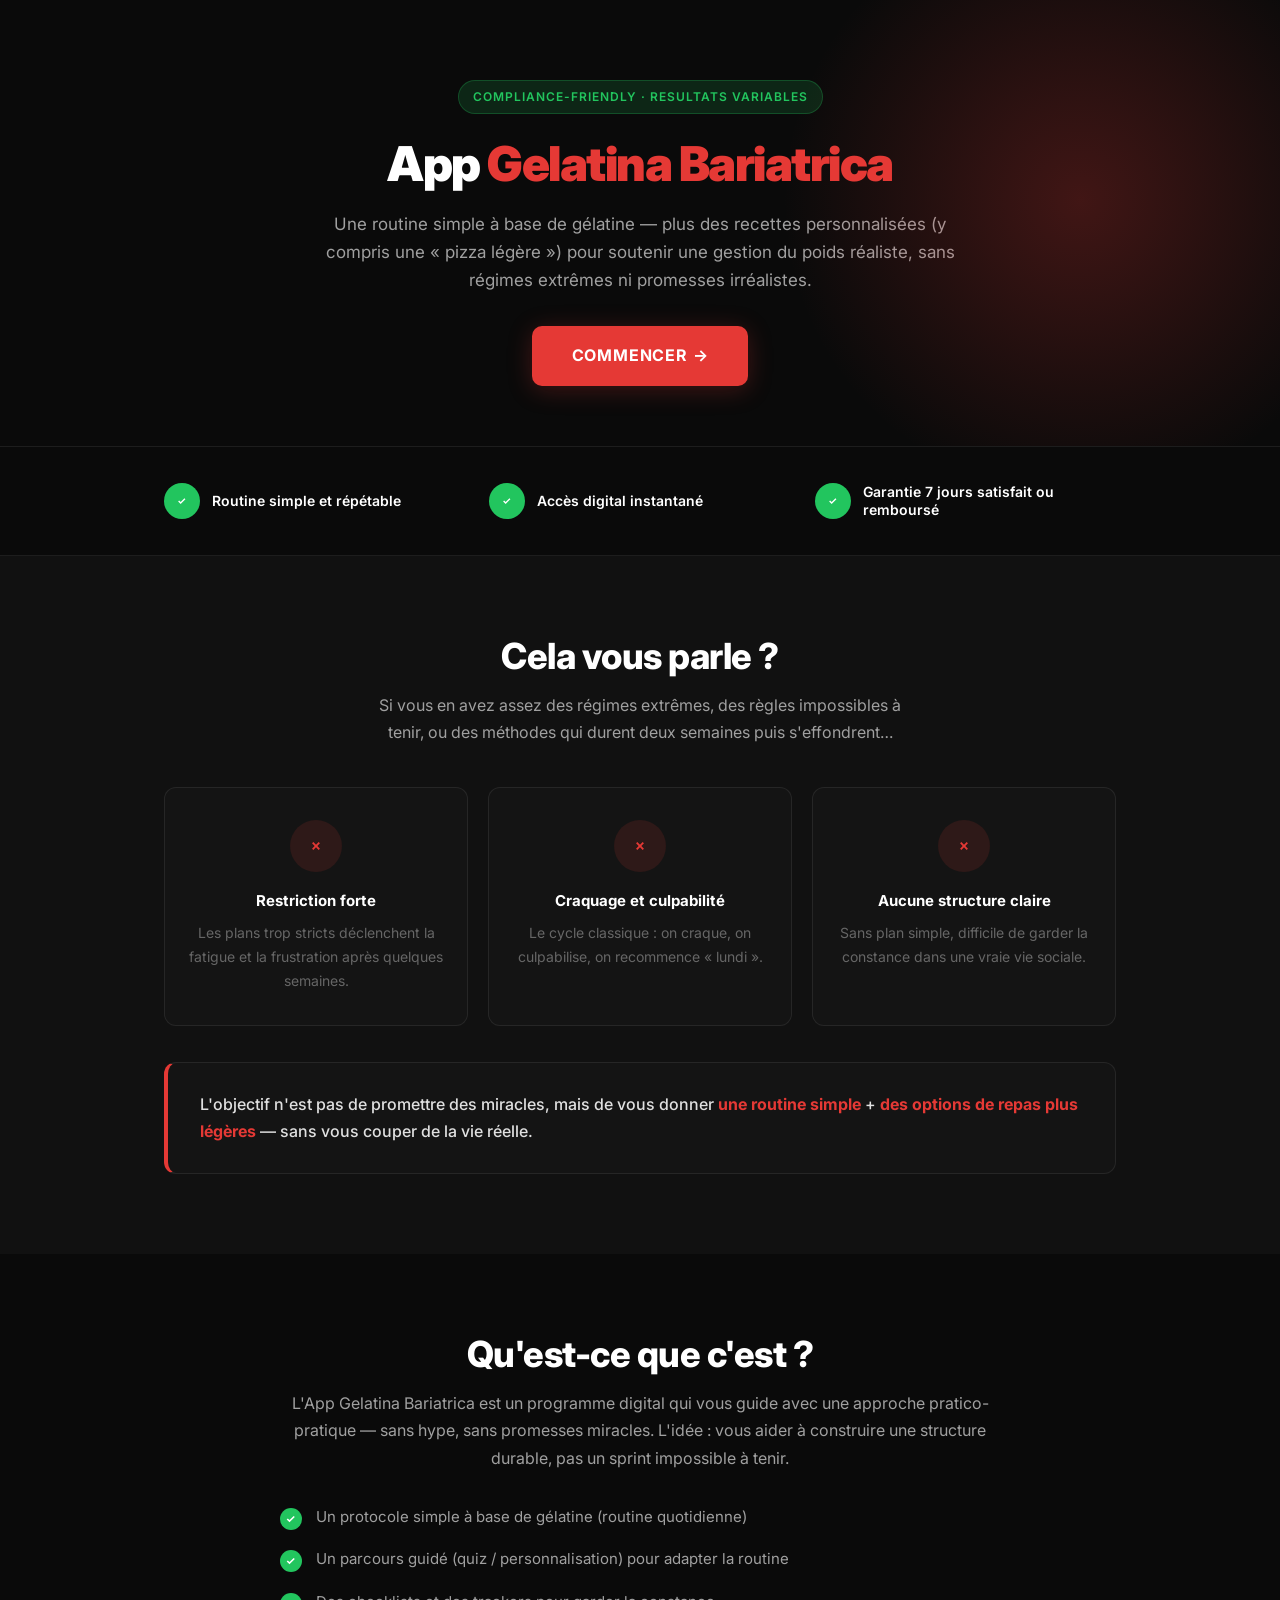
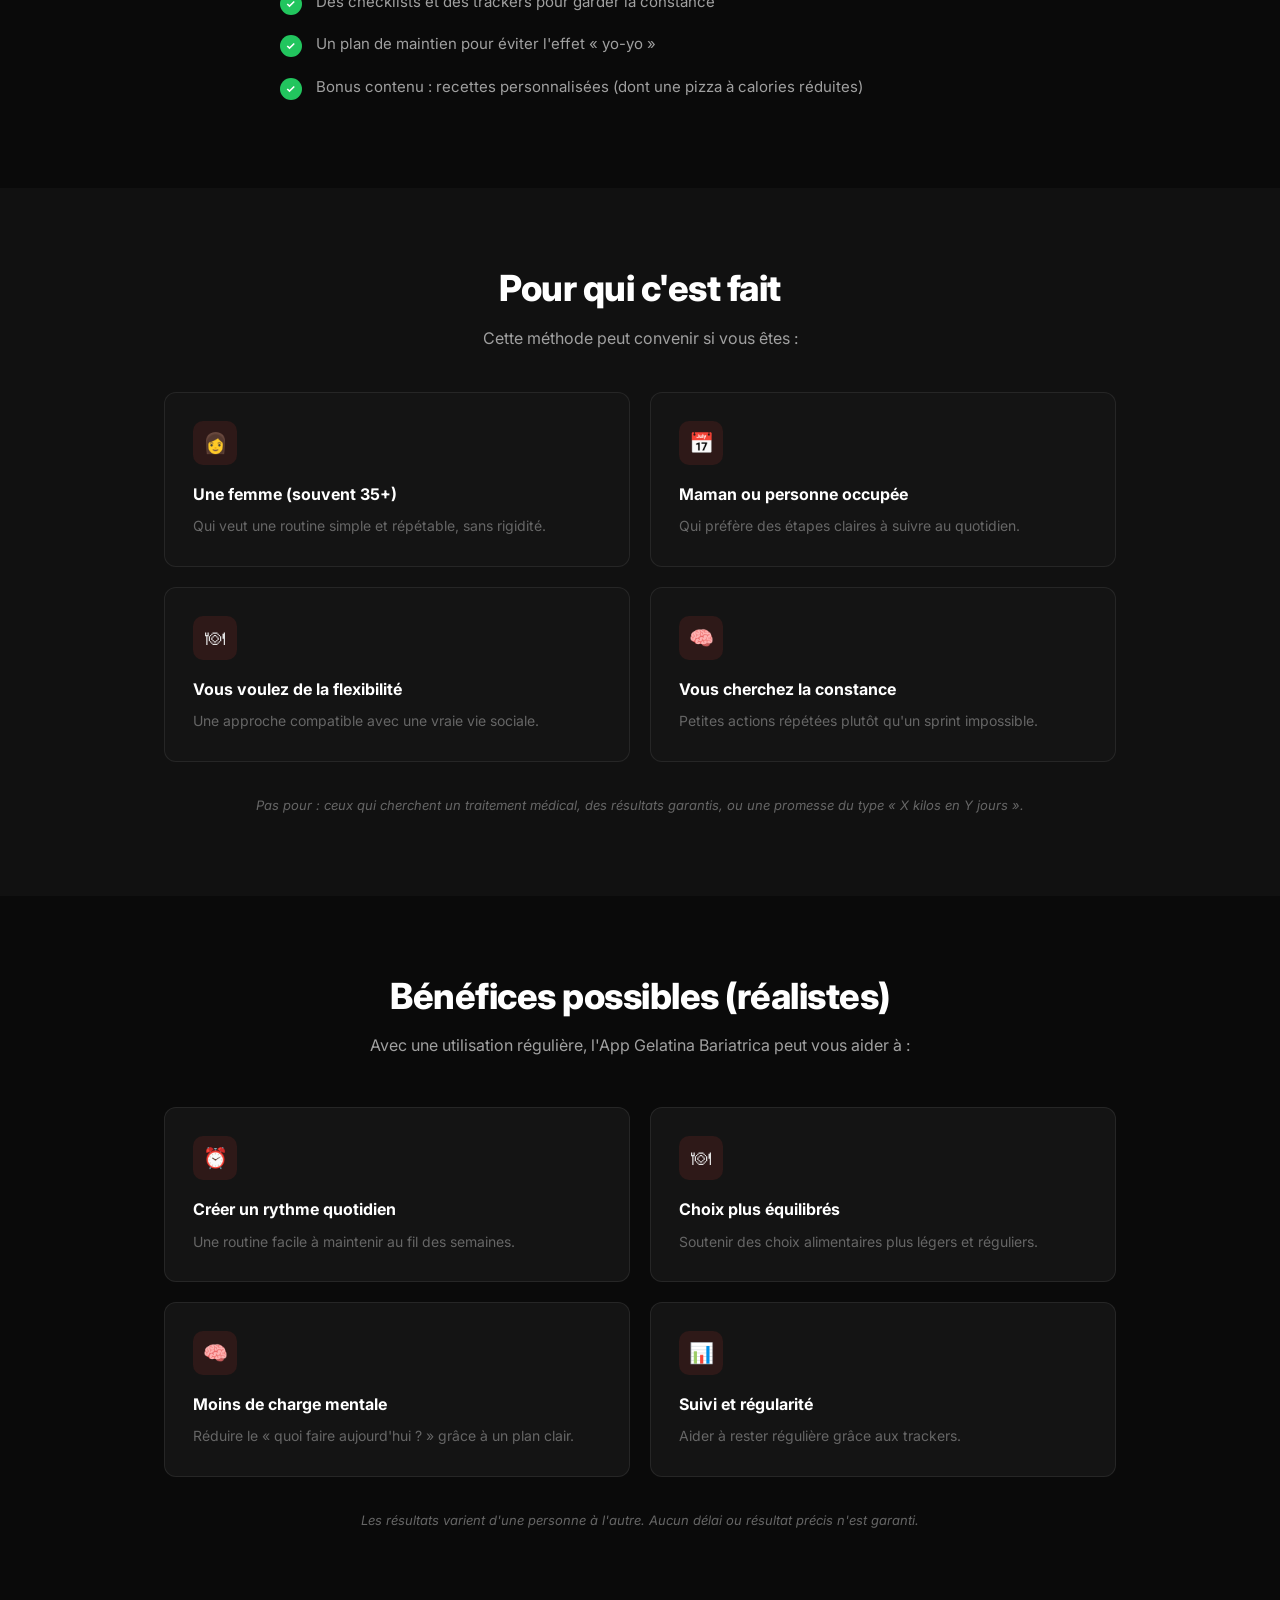
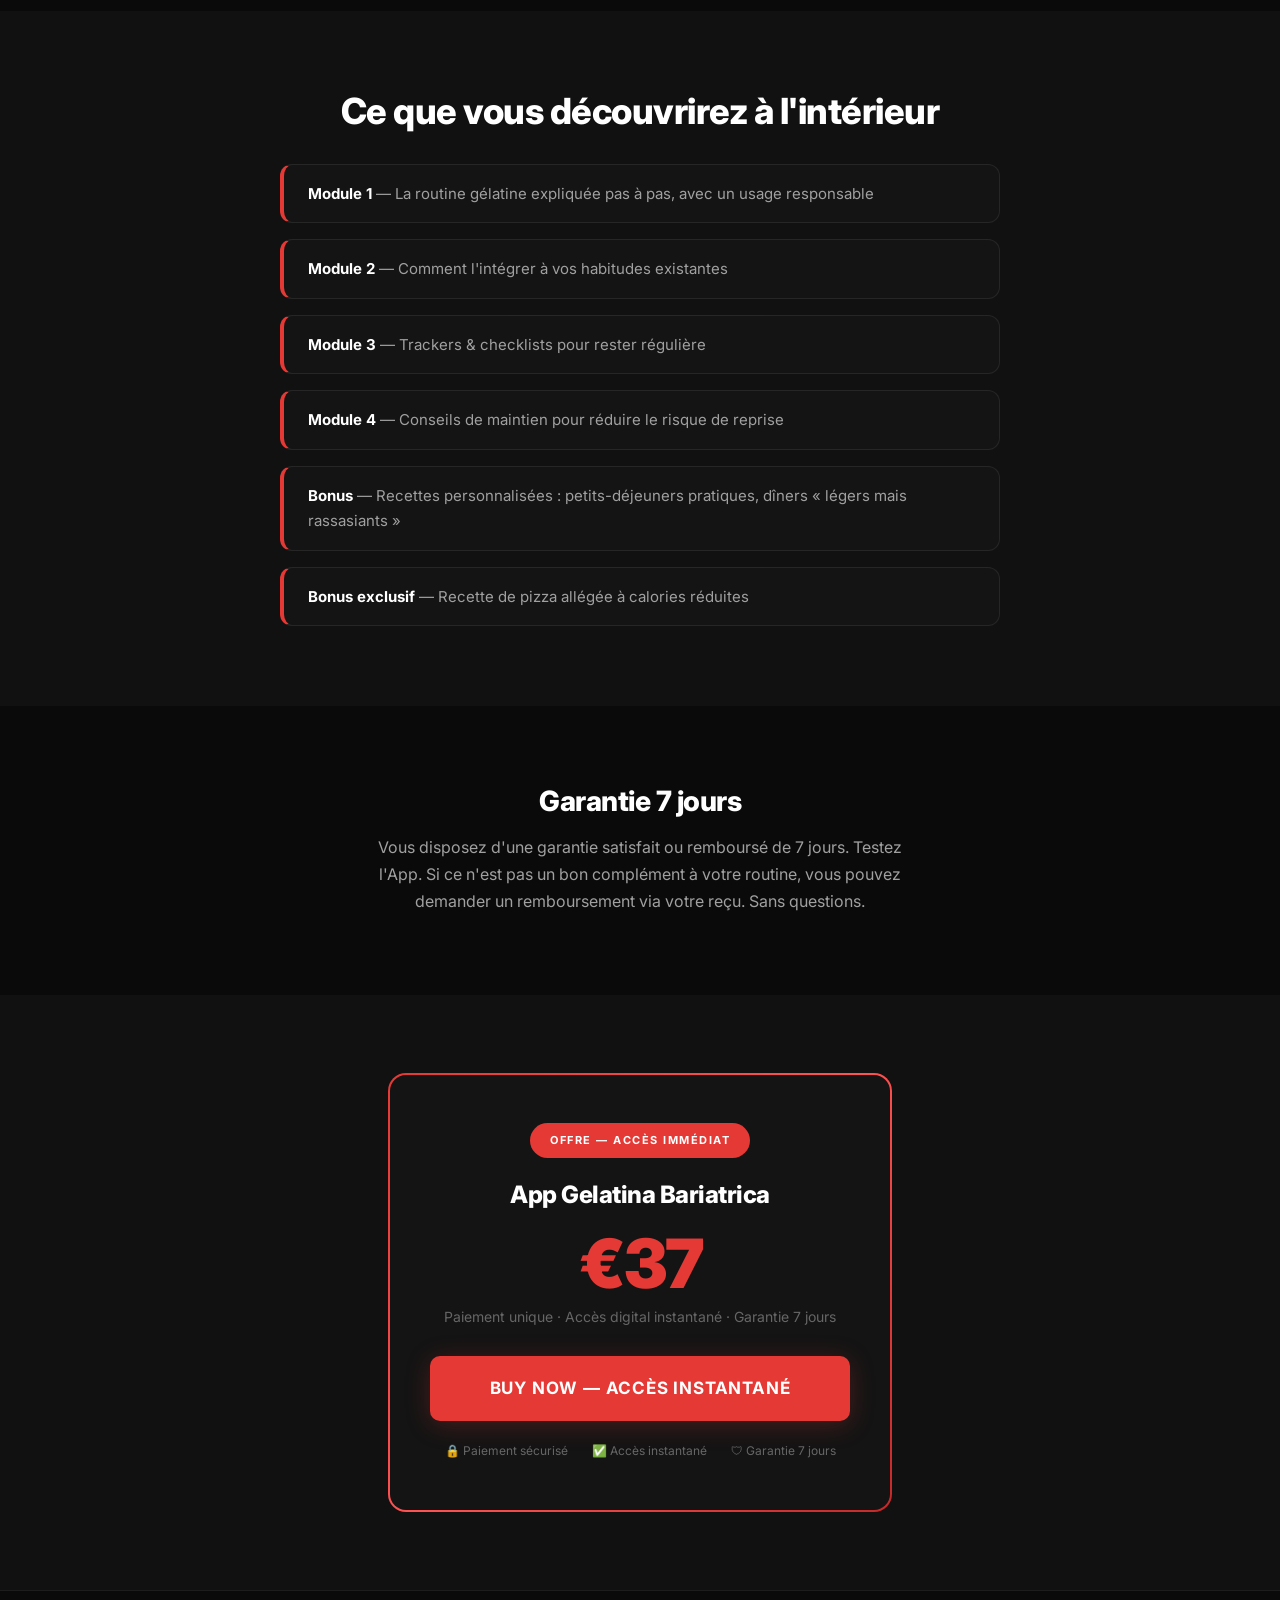
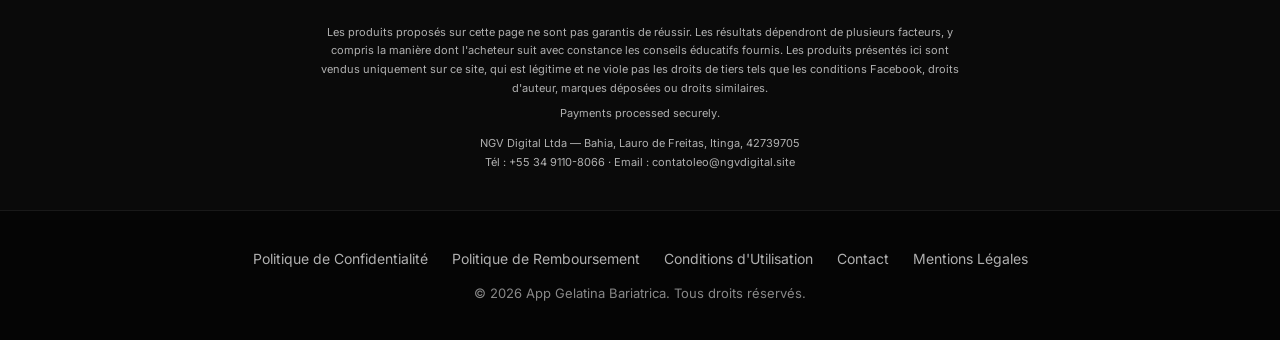
<file: app-gelatina-bariatrique-PF/index.html>
<!DOCTYPE html>
<html lang="fr">
<head>
  <meta charset="UTF-8">
  <meta name="viewport" content="width=device-width, initial-scale=1.0">
  <title>App Gelatina Bariatrica</title>
  <meta name="description" content="Une routine simple a base de gelatine plus des recettes personnalisees pour soutenir une gestion du poids realiste.">
  <link rel="preconnect" href="https://fonts.googleapis.com">
  <link rel="preconnect" href="https://fonts.gstatic.com" crossorigin>
  <link href="https://fonts.googleapis.com/css2?family=Inter:wght@400;500;600;700;800;900&display=swap" rel="stylesheet" media="print" onload="this.media='all'">
  <noscript><link href="https://fonts.googleapis.com/css2?family=Inter:wght@400;500;600;700;800;900&display=swap" rel="stylesheet"></noscript>
  <style>
    *,*::before,*::after{margin:0;padding:0;box-sizing:border-box}
    :root{--bg:#0a0a0a;--bg-card:#141414;--bg-subtle:#111;--accent:#e53935;--accent-dark:#c62828;--accent-glow:rgba(229,57,53,0.25);--green:#22c55e;--green-soft:rgba(34,197,94,0.15);--white:#fff;--text:#e0e0e0;--text-secondary:#a0a0a0;--text-muted:#666;--border:rgba(255,255,255,0.08);--radius:12px;--radius-lg:16px}
    body{background:var(--bg);color:var(--text);font-family:'Inter',-apple-system,BlinkMacSystemFont,"Segoe UI",Roboto,sans-serif;font-size:16px;line-height:1.7;-webkit-font-smoothing:antialiased}
    a{color:var(--accent);text-decoration:none}a:hover{color:#ff5252}
    .container{max-width:1000px;margin:0 auto;padding:0 24px}
    .container--narrow{max-width:720px;margin:0 auto;padding:0 24px}
    section{padding:80px 0}
    h1{font-size:48px;font-weight:900;line-height:1.08;letter-spacing:-1.5px;color:var(--white)}
    h2{font-size:36px;font-weight:800;line-height:1.12;letter-spacing:-0.5px;color:var(--white);margin-bottom:16px}
    h3{font-size:18px;font-weight:700;color:var(--white);margin-bottom:6px}
    p{color:var(--text-secondary);margin-bottom:16px}p:last-child{margin-bottom:0}
    .text-center{text-align:center}
    .hero{padding:80px 0 60px;position:relative;overflow:hidden}
    .hero::before{content:"";position:absolute;top:-100px;right:-100px;width:600px;height:600px;background:radial-gradient(circle,var(--accent-glow) 0%,transparent 70%);pointer-events:none}
    .hero-content{max-width:680px;margin:0 auto;text-align:center}
    .hero-content .badge{display:inline-block;font-size:12px;font-weight:600;letter-spacing:1px;text-transform:uppercase;color:var(--green);background:var(--green-soft);border:1px solid rgba(34,197,94,0.25);padding:6px 14px;border-radius:100px;margin-bottom:24px}
    .hero-content h1{margin-bottom:20px}
    .hero-content h1 span{color:var(--accent)}
    .hero-content .lead{font-size:17px;color:var(--text-secondary);line-height:1.65;margin-bottom:32px}
    .btn-accent{display:inline-flex;align-items:center;justify-content:center;background:var(--accent);color:var(--white);font-size:16px;font-weight:700;padding:16px 40px;border-radius:10px;border:none;cursor:pointer;transition:all .25s;font-family:inherit;text-transform:uppercase;letter-spacing:.8px;box-shadow:0 4px 24px var(--accent-glow)}
    .btn-accent:hover{background:var(--accent-dark);transform:translateY(-2px);box-shadow:0 8px 32px rgba(229,57,53,0.4);color:var(--white)}
    .benefit-bar{padding:36px 0;border-top:1px solid var(--border);border-bottom:1px solid var(--border)}
    .benefit-bar-grid{display:grid;grid-template-columns:repeat(3,1fr);gap:24px}
    .benefit-bar-item{display:flex;align-items:center;gap:12px}
    .benefit-bar-icon{width:36px;height:36px;border-radius:50%;background:var(--green);display:flex;align-items:center;justify-content:center;flex-shrink:0}
    .benefit-bar-icon svg{width:18px;height:18px;fill:var(--white)}
    .benefit-bar-text{font-size:14px;font-weight:600;color:var(--white);line-height:1.3}
    .feature-list{list-style:none;padding:0;margin:24px 0 0}
    .feature-list li{padding:10px 0 10px 36px;position:relative;font-size:15px;color:var(--text-secondary);line-height:1.5}
    .feature-list li::before{content:"";position:absolute;left:0;top:12px;width:22px;height:22px;border-radius:50%;background:var(--green);background-image:url("data:image/svg+xml,%3Csvg xmlns='http://www.w3.org/2000/svg' viewBox='0 0 20 20'%3E%3Cpath d='M8.5 13.3L5.7 10.5l1.1-1.1 1.7 1.7 4.2-4.2 1.1 1.1L8.5 13.3z' fill='white'/%3E%3C/svg%3E");background-size:20px;background-repeat:no-repeat;background-position:center}
    .who-grid{display:grid;grid-template-columns:repeat(2,1fr);gap:20px;margin-top:40px}
    .who-card{background:var(--bg-card);border:1px solid var(--border);border-radius:var(--radius);padding:28px;transition:border-color .3s,box-shadow .3s}
    .who-card:hover{border-color:rgba(229,57,53,0.25);box-shadow:0 0 30px var(--accent-glow)}
    .who-card .icon{width:44px;height:44px;border-radius:10px;background:rgba(229,57,53,0.12);display:flex;align-items:center;justify-content:center;margin-bottom:16px;font-size:20px}
    .who-card h3{font-size:16px;margin-bottom:6px}
    .who-card p{font-size:14px;color:var(--text-muted);margin:0}
    .problem-subtitle{max-width:560px;margin:0 auto;text-align:center}
    .problem-grid{display:grid;grid-template-columns:repeat(3,1fr);gap:20px;margin-top:40px}
    .problem-card{background:var(--bg-card);border:1px solid var(--border);border-radius:var(--radius);padding:32px 24px;text-align:center;transition:border-color .3s}
    .problem-card:hover{border-color:rgba(229,57,53,0.3)}
    .problem-icon{width:52px;height:52px;border-radius:50%;background:rgba(229,57,53,0.12);display:flex;align-items:center;justify-content:center;margin:0 auto 16px}
    .problem-icon svg{width:24px;height:24px;fill:var(--accent)}
    .problem-card h3{font-size:15px;margin-bottom:8px}
    .problem-card p{font-size:14px;color:var(--text-muted);margin:0}
    .callout-box{background:var(--bg-card);border:1px solid var(--border);border-left:4px solid var(--accent);border-radius:var(--radius);padding:28px 32px;margin-top:36px}
    .callout-box p{font-size:16px;font-weight:500;color:var(--text);margin:0}
    .callout-box strong{color:var(--accent)}
    .benefits-grid{display:grid;grid-template-columns:repeat(2,1fr);gap:20px;margin-top:48px}
    .benefit-card{background:var(--bg-card);border:1px solid var(--border);border-radius:var(--radius);padding:28px;transition:border-color .3s,box-shadow .3s}
    .benefit-card:hover{border-color:rgba(229,57,53,0.25);box-shadow:0 0 30px var(--accent-glow)}
    .benefit-card .icon{width:44px;height:44px;border-radius:10px;background:rgba(229,57,53,0.12);display:flex;align-items:center;justify-content:center;margin-bottom:16px;font-size:20px}
    .benefit-card h3{font-size:16px;margin-bottom:6px}
    .benefit-card p{font-size:14px;color:var(--text-muted);margin:0}
    .guarantee-section{text-align:center}
    .guarantee-section h2{font-size:28px;margin-bottom:16px}
    .guarantee-section p{max-width:540px;margin:0 auto}
    .pricing-wrapper{position:relative;max-width:500px;margin:0 auto}
    .pricing-wrapper::before{content:"";position:absolute;inset:-2px;border-radius:18px;background:linear-gradient(135deg,var(--accent),#ff5252,var(--accent-dark));z-index:0}
    .pricing-card{position:relative;z-index:1;background:var(--bg-card);border-radius:var(--radius-lg);padding:48px 40px;text-align:center}
    .pricing-badge{display:inline-block;background:var(--accent);color:var(--white);font-size:11px;font-weight:700;letter-spacing:1.5px;text-transform:uppercase;padding:8px 20px;border-radius:100px;margin-bottom:24px}
    .pricing-card h2{font-size:24px;margin-bottom:20px}
    .pricing-card .price{font-size:68px;font-weight:900;color:var(--white);line-height:1;margin:8px 0;letter-spacing:-2px}
    .pricing-card .price span{color:var(--accent)}
    .pricing-card .price-sub{font-size:14px;color:var(--text-muted);margin-bottom:28px}
    .cta-main{display:block;width:100%;background:var(--accent);color:var(--white);font-size:17px;font-weight:700;padding:18px;border-radius:10px;border:none;cursor:pointer;transition:all .25s;font-family:inherit;text-transform:uppercase;letter-spacing:.8px;box-shadow:0 4px 24px var(--accent-glow);text-align:center}
    .cta-main:hover{background:var(--accent-dark);transform:translateY(-2px);box-shadow:0 8px 32px rgba(229,57,53,0.4);color:var(--white)}
    .trust-icons{display:flex;align-items:center;justify-content:center;gap:24px;margin-top:20px;font-size:12px;color:var(--text-muted)}
    .trust-icons span{display:flex;align-items:center;gap:4px}
    .compliance{padding:32px 0;border-top:1px solid var(--border)}
    .compliance p{font-size:11px;color:#b0b0b0;line-height:1.7;text-align:center;max-width:640px;margin:0 auto 6px}
    footer{background:#050505;padding:36px 0;text-align:center;border-top:1px solid var(--border)}
    .footer-links{display:flex;align-items:center;justify-content:center;flex-wrap:wrap;gap:8px 24px;margin-bottom:12px}
    .footer-links a{color:#b0b0b0;font-size:14px}
    .footer-links a:hover{color:var(--white)}
    .footer-copy{color:#888;font-size:13px}
    .section-alt{background:var(--bg-subtle)}
    .toc-section{display:grid;gap:16px;margin-top:32px}
    .toc-item{background:var(--bg-card);border:1px solid var(--border);border-left:4px solid var(--accent);border-radius:var(--radius);padding:16px 24px}
    .toc-item p{margin:0;font-size:15px;color:var(--text-secondary)}
    .toc-item strong{color:var(--white)}
    @media(max-width:768px){
      h1{font-size:34px}h2{font-size:28px}section{padding:56px 0}.hero{padding:56px 0 40px}
      .benefit-bar-grid{grid-template-columns:1fr;gap:16px}.benefit-bar-item{justify-content:center}
      .problem-grid{grid-template-columns:1fr}.who-grid{grid-template-columns:1fr}.benefits-grid{grid-template-columns:1fr}
      .container{padding:0 20px}.container--narrow{padding:0 20px}
      .pricing-card{padding:36px 24px}.pricing-card .price{font-size:52px}
      .btn-accent{width:100%;justify-content:center}
      .hero::before{width:300px;height:300px;right:-50px;top:-50px}
    }
  </style>
</head>
<body>

  <section class="hero">
    <div class="container">
      <div class="hero-content">
        <span class="badge">Compliance-Friendly &middot; Resultats Variables</span>
        <h1>App <span>Gelatina Bariatrica</span></h1>
        <p class="lead">Une routine simple &agrave; base de g&eacute;latine &mdash; plus des recettes personnalis&eacute;es (y compris une &laquo;&nbsp;pizza l&eacute;g&egrave;re&nbsp;&raquo;) pour soutenir une gestion du poids r&eacute;aliste, sans r&eacute;gimes extr&ecirc;mes ni promesses irr&eacute;alistes.</p>
        <a href="#offer" class="btn-accent">Commencer &rarr;</a>
      </div>
    </div>
  </section>

  <div class="benefit-bar">
    <div class="container">
      <div class="benefit-bar-grid">
        <div class="benefit-bar-item">
          <div class="benefit-bar-icon"><svg viewBox="0 0 20 20"><path d="M8.5 13.3L5.7 10.5l1.1-1.1 1.7 1.7 4.2-4.2 1.1 1.1L8.5 13.3z"/></svg></div>
          <span class="benefit-bar-text">Routine simple et r&eacute;p&eacute;table</span>
        </div>
        <div class="benefit-bar-item">
          <div class="benefit-bar-icon"><svg viewBox="0 0 20 20"><path d="M8.5 13.3L5.7 10.5l1.1-1.1 1.7 1.7 4.2-4.2 1.1 1.1L8.5 13.3z"/></svg></div>
          <span class="benefit-bar-text">Acc&egrave;s digital instantan&eacute;</span>
        </div>
        <div class="benefit-bar-item">
          <div class="benefit-bar-icon"><svg viewBox="0 0 20 20"><path d="M8.5 13.3L5.7 10.5l1.1-1.1 1.7 1.7 4.2-4.2 1.1 1.1L8.5 13.3z"/></svg></div>
          <span class="benefit-bar-text">Garantie 7 jours satisfait ou rembours&eacute;</span>
        </div>
      </div>
    </div>
  </div>

  <section class="section-alt">
    <div class="container">
      <h2 class="text-center">Cela vous parle&nbsp;?</h2>
      <p class="problem-subtitle">Si vous en avez assez des r&eacute;gimes extr&ecirc;mes, des r&egrave;gles impossibles &agrave; tenir, ou des m&eacute;thodes qui durent deux semaines puis s'effondrent&hellip;</p>
      <div class="problem-grid">
        <div class="problem-card">
          <div class="problem-icon"><svg viewBox="0 0 20 20"><path d="M13.3 7.8l-1.1-1.1L10 8.9 7.8 6.7 6.7 7.8 8.9 10l-2.2 2.2 1.1 1.1L10 11.1l2.2 2.2 1.1-1.1L11.1 10l2.2-2.2z"/></svg></div>
          <h3>Restriction forte</h3>
          <p>Les plans trop stricts d&eacute;clenchent la fatigue et la frustration apr&egrave;s quelques semaines.</p>
        </div>
        <div class="problem-card">
          <div class="problem-icon"><svg viewBox="0 0 20 20"><path d="M13.3 7.8l-1.1-1.1L10 8.9 7.8 6.7 6.7 7.8 8.9 10l-2.2 2.2 1.1 1.1L10 11.1l2.2 2.2 1.1-1.1L11.1 10l2.2-2.2z"/></svg></div>
          <h3>Craquage et culpabilit&eacute;</h3>
          <p>Le cycle classique&nbsp;: on craque, on culpabilise, on recommence &laquo;&nbsp;lundi&nbsp;&raquo;.</p>
        </div>
        <div class="problem-card">
          <div class="problem-icon"><svg viewBox="0 0 20 20"><path d="M13.3 7.8l-1.1-1.1L10 8.9 7.8 6.7 6.7 7.8 8.9 10l-2.2 2.2 1.1 1.1L10 11.1l2.2 2.2 1.1-1.1L11.1 10l2.2-2.2z"/></svg></div>
          <h3>Aucune structure claire</h3>
          <p>Sans plan simple, difficile de garder la constance dans une vraie vie sociale.</p>
        </div>
      </div>
      <div class="callout-box">
        <p>L'objectif n'est pas de promettre des miracles, mais de vous donner <strong>une routine simple</strong> + <strong>des options de repas plus l&eacute;g&egrave;res</strong> &mdash; sans vous couper de la vie r&eacute;elle.</p>
      </div>
    </div>
  </section>

  <section>
    <div class="container">
      <div class="container--narrow" style="padding:0;">
        <h2 class="text-center">Qu'est-ce que c'est&nbsp;?</h2>
        <p class="text-center">L'App Gelatina Bariatrica est un programme digital qui vous guide avec une approche pratico-pratique &mdash; sans hype, sans promesses miracles. L'id&eacute;e&nbsp;: vous aider &agrave; construire une structure durable, pas un sprint impossible &agrave; tenir.</p>
        <ul class="feature-list">
          <li>Un protocole simple &agrave; base de g&eacute;latine (routine quotidienne)</li>
          <li>Un parcours guid&eacute; (quiz / personnalisation) pour adapter la routine</li>
          <li>Des checklists et des trackers pour garder la constance</li>
          <li>Un plan de maintien pour &eacute;viter l'effet &laquo;&nbsp;yo-yo&nbsp;&raquo;</li>
          <li>Bonus contenu&nbsp;: recettes personnalis&eacute;es (dont une pizza &agrave; calories r&eacute;duites)</li>
        </ul>
      </div>
    </div>
  </section>

  <section class="section-alt">
    <div class="container">
      <h2 class="text-center">Pour qui c'est fait</h2>
      <p class="problem-subtitle">Cette m&eacute;thode peut convenir si vous &ecirc;tes&nbsp;:</p>
      <div class="who-grid">
        <div class="who-card">
          <div class="icon">&#128105;</div>
          <h3>Une femme (souvent 35+)</h3>
          <p>Qui veut une routine simple et r&eacute;p&eacute;table, sans rigidit&eacute;.</p>
        </div>
        <div class="who-card">
          <div class="icon">&#128197;</div>
          <h3>Maman ou personne occup&eacute;e</h3>
          <p>Qui pr&eacute;f&egrave;re des &eacute;tapes claires &agrave; suivre au quotidien.</p>
        </div>
        <div class="who-card">
          <div class="icon">&#127869;</div>
          <h3>Vous voulez de la flexibilit&eacute;</h3>
          <p>Une approche compatible avec une vraie vie sociale.</p>
        </div>
        <div class="who-card">
          <div class="icon">&#129504;</div>
          <h3>Vous cherchez la constance</h3>
          <p>Petites actions r&eacute;p&eacute;t&eacute;es plut&ocirc;t qu'un sprint impossible.</p>
        </div>
      </div>
      <p class="text-center" style="margin-top:32px;font-size:13px;color:var(--text-muted);"><em>Pas pour&nbsp;: ceux qui cherchent un traitement m&eacute;dical, des r&eacute;sultats garantis, ou une promesse du type &laquo;&nbsp;X kilos en Y jours&nbsp;&raquo;.</em></p>
    </div>
  </section>

  <section>
    <div class="container">
      <h2 class="text-center">B&eacute;n&eacute;fices possibles (r&eacute;alistes)</h2>
      <p class="text-center" style="max-width:540px;margin:0 auto;">Avec une utilisation r&eacute;guli&egrave;re, l'App Gelatina Bariatrica peut vous aider &agrave;&nbsp;:</p>
      <div class="benefits-grid">
        <div class="benefit-card">
          <div class="icon">&#9200;</div>
          <h3>Cr&eacute;er un rythme quotidien</h3>
          <p>Une routine facile &agrave; maintenir au fil des semaines.</p>
        </div>
        <div class="benefit-card">
          <div class="icon">&#127869;</div>
          <h3>Choix plus &eacute;quilibr&eacute;s</h3>
          <p>Soutenir des choix alimentaires plus l&eacute;gers et r&eacute;guliers.</p>
        </div>
        <div class="benefit-card">
          <div class="icon">&#129504;</div>
          <h3>Moins de charge mentale</h3>
          <p>R&eacute;duire le &laquo;&nbsp;quoi faire aujourd'hui&nbsp;?&nbsp;&raquo; gr&acirc;ce &agrave; un plan clair.</p>
        </div>
        <div class="benefit-card">
          <div class="icon">&#128202;</div>
          <h3>Suivi et r&eacute;gularit&eacute;</h3>
          <p>Aider &agrave; rester r&eacute;guli&egrave;re gr&acirc;ce aux trackers.</p>
        </div>
      </div>
      <p class="text-center" style="margin-top:32px;font-size:13px;color:var(--text-muted);"><em>Les r&eacute;sultats varient d'une personne &agrave; l'autre. Aucun d&eacute;lai ou r&eacute;sultat pr&eacute;cis n'est garanti.</em></p>
    </div>
  </section>

  <section class="section-alt">
    <div class="container">
      <div class="container--narrow" style="padding:0;">
        <h2 class="text-center">Ce que vous d&eacute;couvrirez &agrave; l'int&eacute;rieur</h2>
        <div class="toc-section">
          <div class="toc-item"><p><strong>Module 1</strong> &mdash; La routine g&eacute;latine expliqu&eacute;e pas &agrave; pas, avec un usage responsable</p></div>
          <div class="toc-item"><p><strong>Module 2</strong> &mdash; Comment l'int&eacute;grer &agrave; vos habitudes existantes</p></div>
          <div class="toc-item"><p><strong>Module 3</strong> &mdash; Trackers &amp; checklists pour rester r&eacute;guli&egrave;re</p></div>
          <div class="toc-item"><p><strong>Module 4</strong> &mdash; Conseils de maintien pour r&eacute;duire le risque de reprise</p></div>
          <div class="toc-item"><p><strong>Bonus</strong> &mdash; Recettes personnalis&eacute;es&nbsp;: petits-d&eacute;jeuners pratiques, d&icirc;ners &laquo;&nbsp;l&eacute;gers mais rassasiants&nbsp;&raquo;</p></div>
          <div class="toc-item"><p><strong>Bonus exclusif</strong> &mdash; Recette de pizza all&eacute;g&eacute;e &agrave; calories r&eacute;duites</p></div>
        </div>
      </div>
    </div>
  </section>

  <section>
    <div class="container--narrow">
      <div class="guarantee-section">
        <h2>Garantie 7 jours</h2>
        <p>Vous disposez d'une garantie satisfait ou rembours&eacute; de 7 jours. Testez l'App. Si ce n'est pas un bon compl&eacute;ment &agrave; votre routine, vous pouvez demander un remboursement via votre re&ccedil;u. Sans questions.</p>
      </div>
    </div>
  </section>

  <section class="section-alt" id="offer">
    <div class="container">
      <div class="pricing-wrapper">
        <div class="pricing-card">
          <span class="pricing-badge">Offre &mdash; Acc&egrave;s Imm&eacute;diat</span>
          <h2>App Gelatina Bariatrica</h2>
          <div class="price"><span>&euro;37</span></div>
          <p class="price-sub">Paiement unique &middot; Acc&egrave;s digital instantan&eacute; &middot; Garantie 7 jours</p>
          <a href="#" class="cta-main">Buy Now &mdash; Acc&egrave;s Instantan&eacute;</a>
          <div class="trust-icons">
            <span>&#128274; Paiement s&eacute;curis&eacute;</span>
            <span>&#9989; Acc&egrave;s instantan&eacute;</span>
            <span>&#128737; Garantie 7 jours</span>
          </div>
        </div>
      </div>
    </div>
  </section>

  <div class="compliance">
    <div class="container">
      <p>Les produits propos&eacute;s sur cette page ne sont pas garantis de r&eacute;ussir. Les r&eacute;sultats d&eacute;pendront de plusieurs facteurs, y compris la mani&egrave;re dont l'acheteur suit avec constance les conseils &eacute;ducatifs fournis. Les produits pr&eacute;sent&eacute;s ici sont vendus uniquement sur ce site, qui est l&eacute;gitime et ne viole pas les droits de tiers tels que les conditions Facebook, droits d'auteur, marques d&eacute;pos&eacute;es ou droits similaires.</p>
      <p>Payments processed securely.</p>
      <p style="margin-top:12px;">NGV Digital Ltda &mdash; Bahia, Lauro de Freitas, Itinga, 42739705<br>T&eacute;l&nbsp;: +55 34 9110-8066 &middot; Email&nbsp;: contatoleo@ngvdigital.site</p>
    </div>
  </div>

  <footer>
    <div class="container">
      <div class="footer-links">
        <a href="/privacy-policy-PF/">Politique de Confidentialit&eacute;</a>
        <a href="/refund-policy-PF/">Politique de Remboursement</a>
        <a href="/terms-of-use-PF/">Conditions d'Utilisation</a>
        <a href="/contact-PF/">Contact</a>
        <a href="/imprint-PF/">Mentions L&eacute;gales</a>
      </div>
      <p class="footer-copy">&copy; 2026 App Gelatina Bariatrica. Tous droits r&eacute;serv&eacute;s.</p>
    </div>
  </footer>

</body>
</html>
</file>
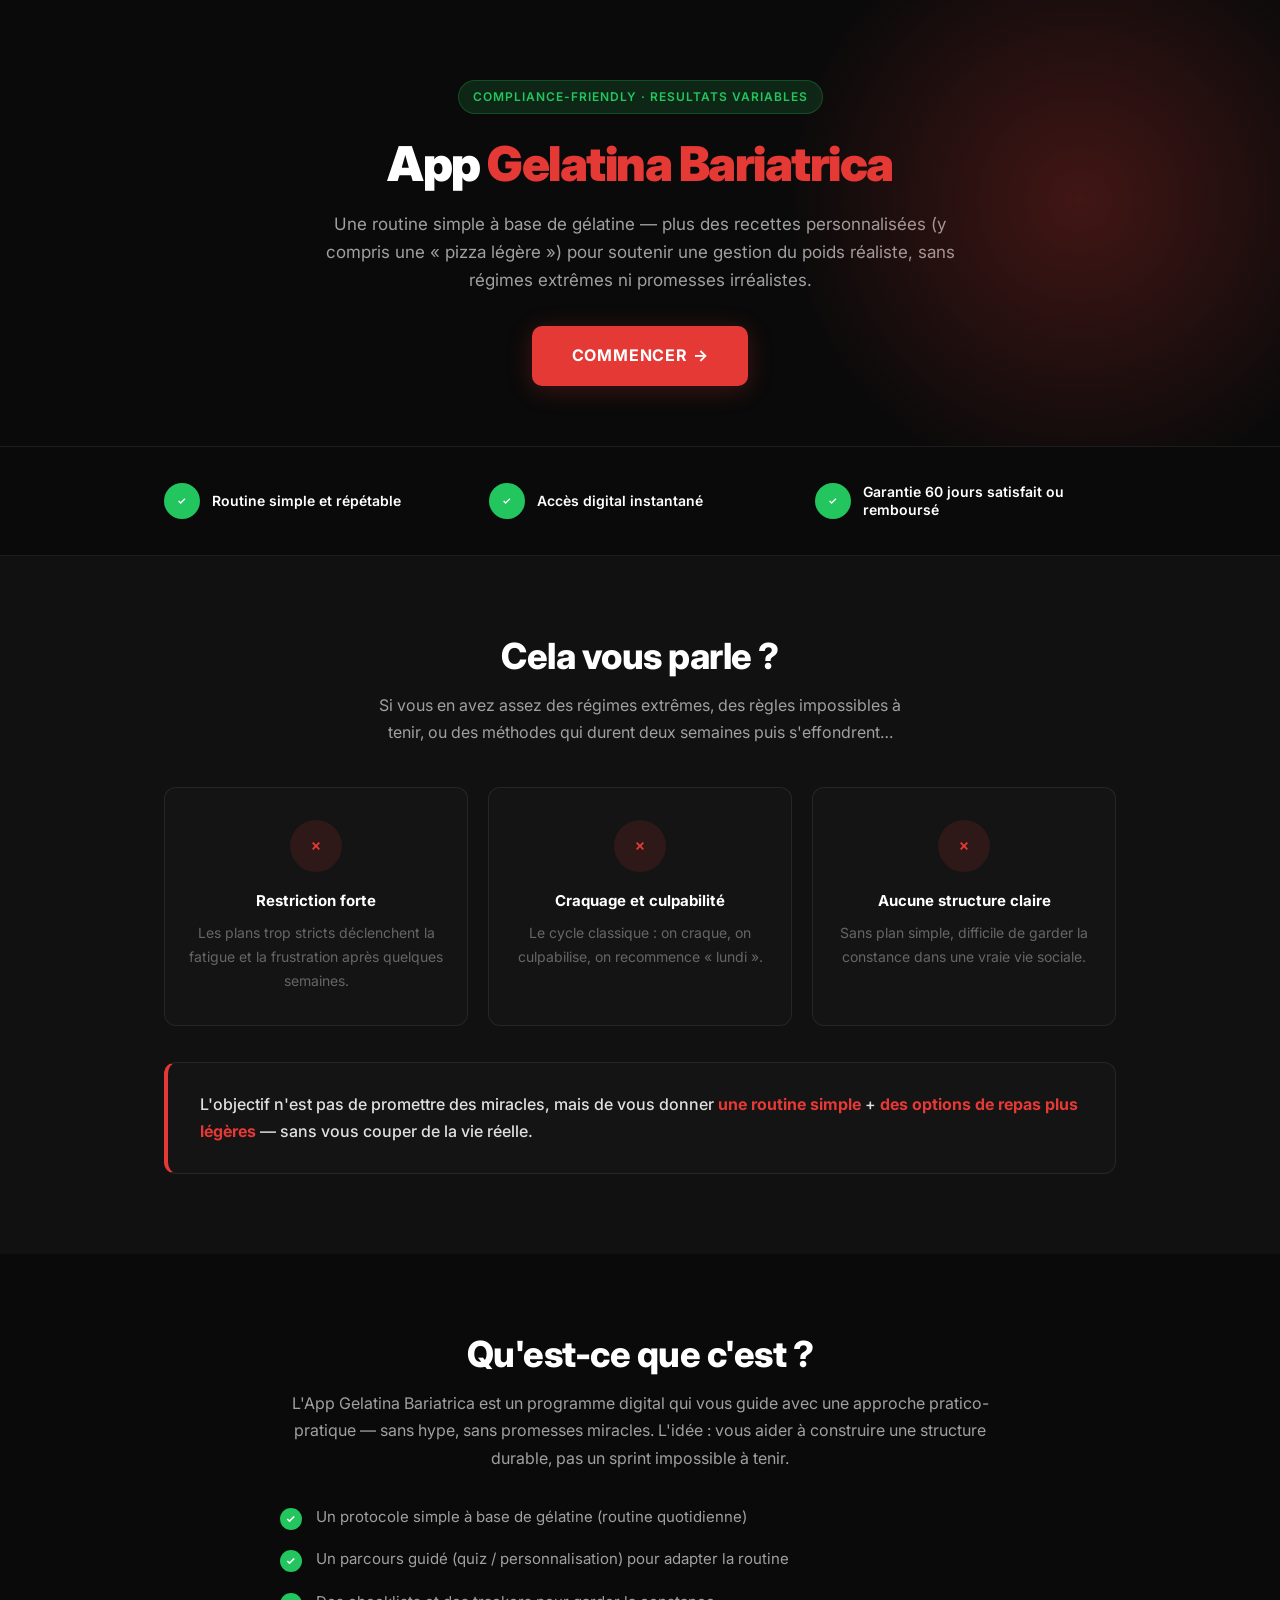
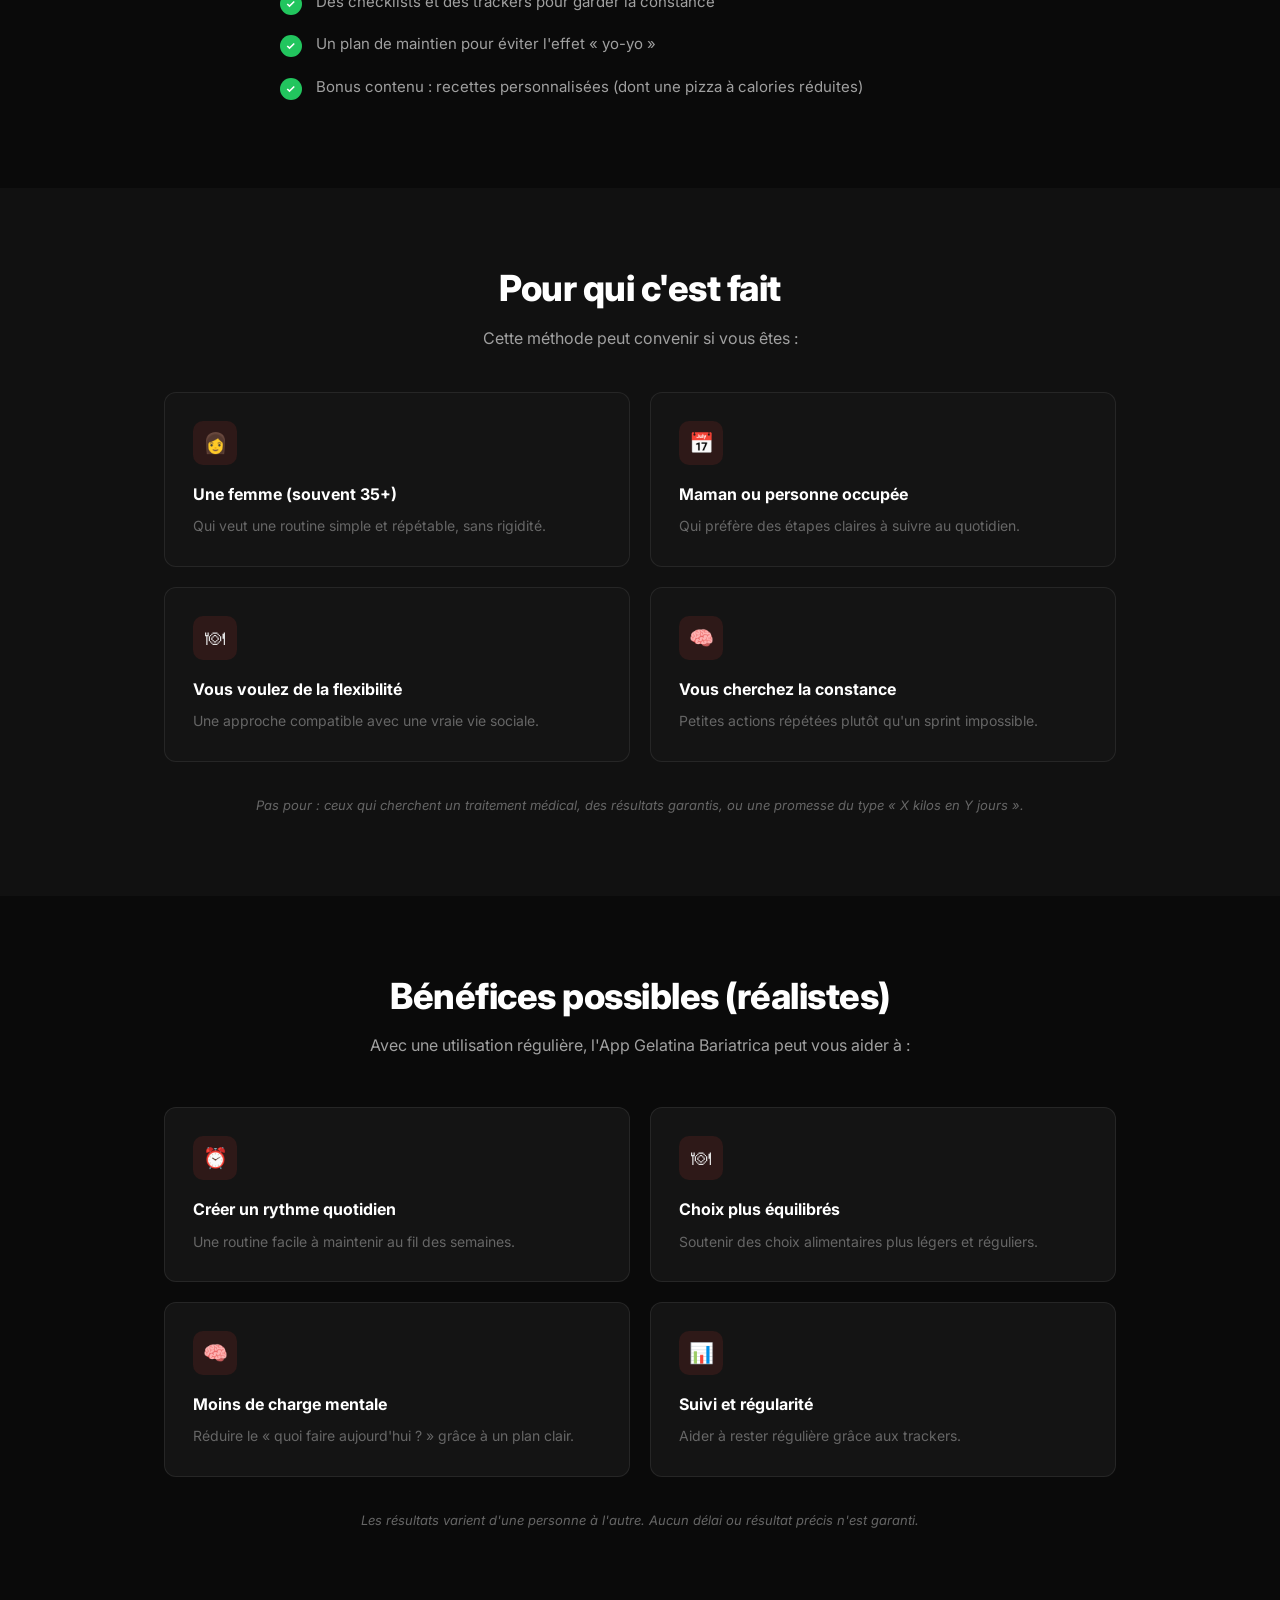
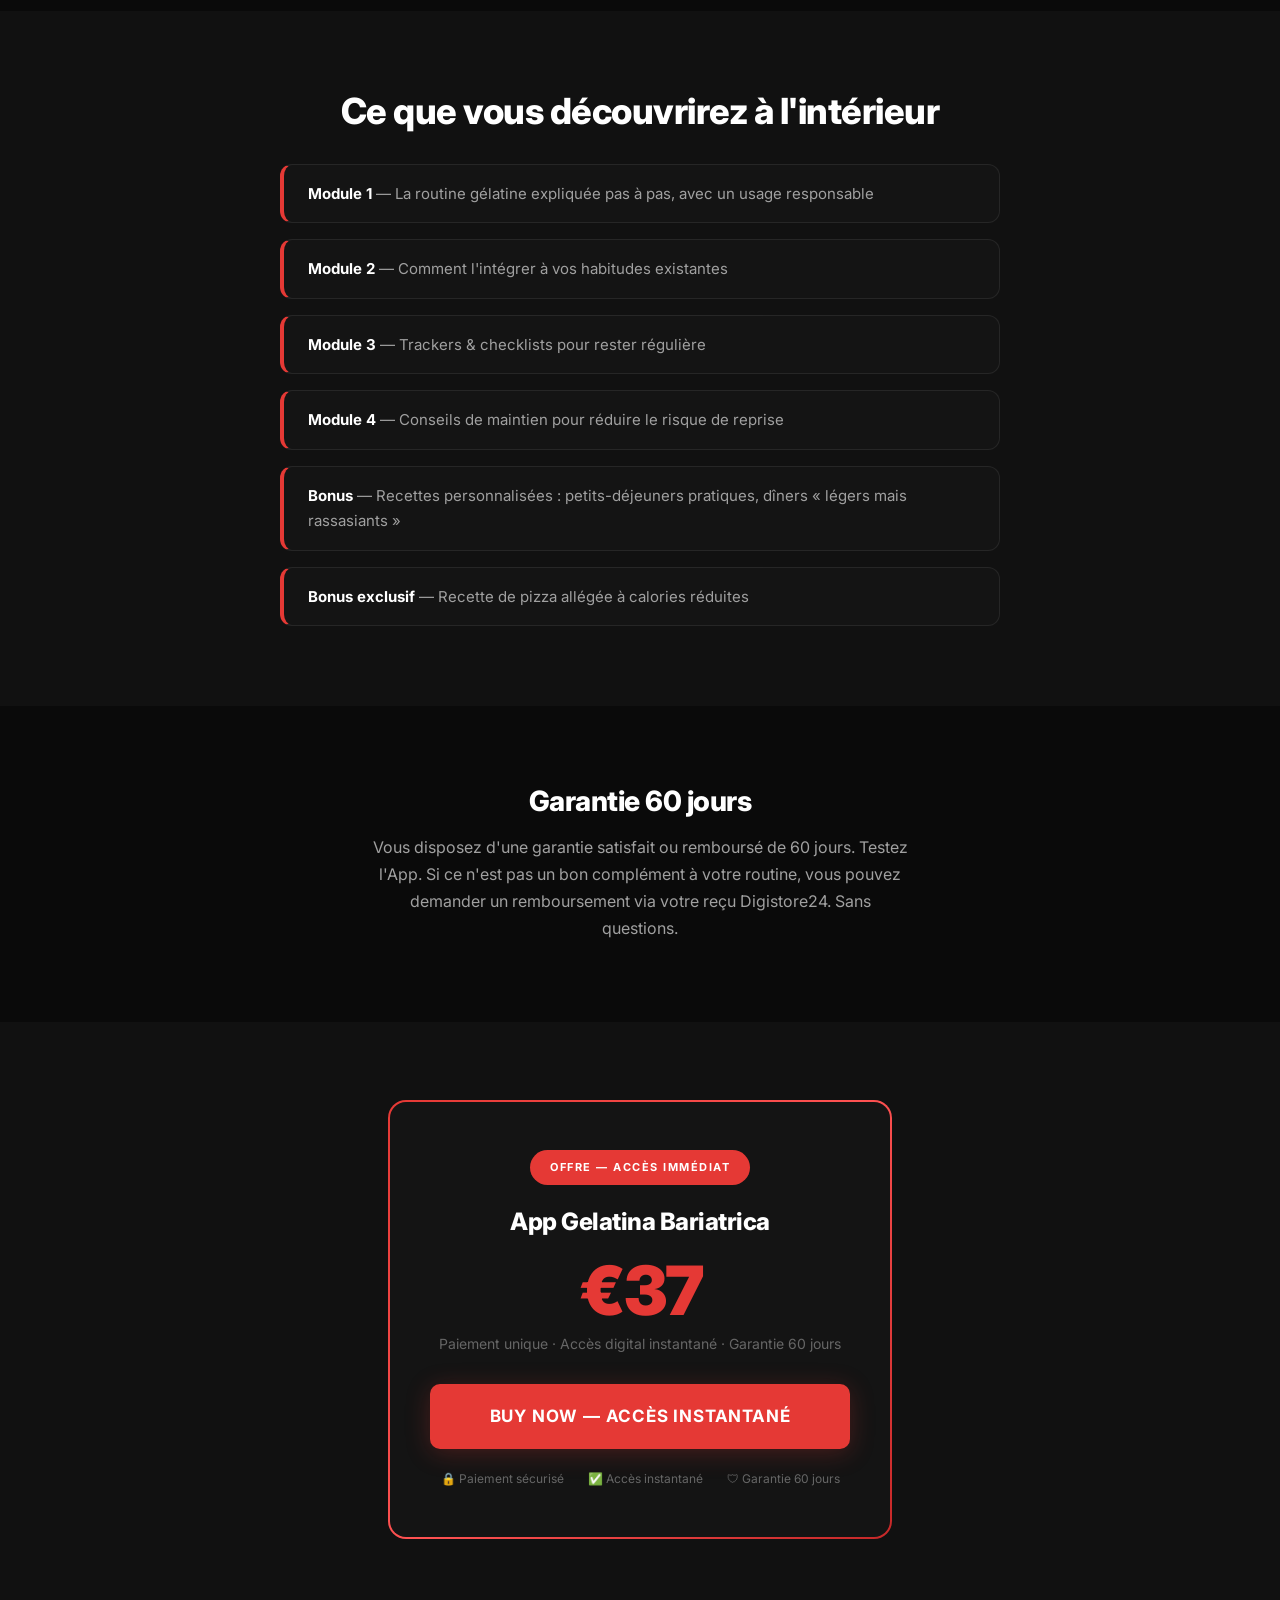
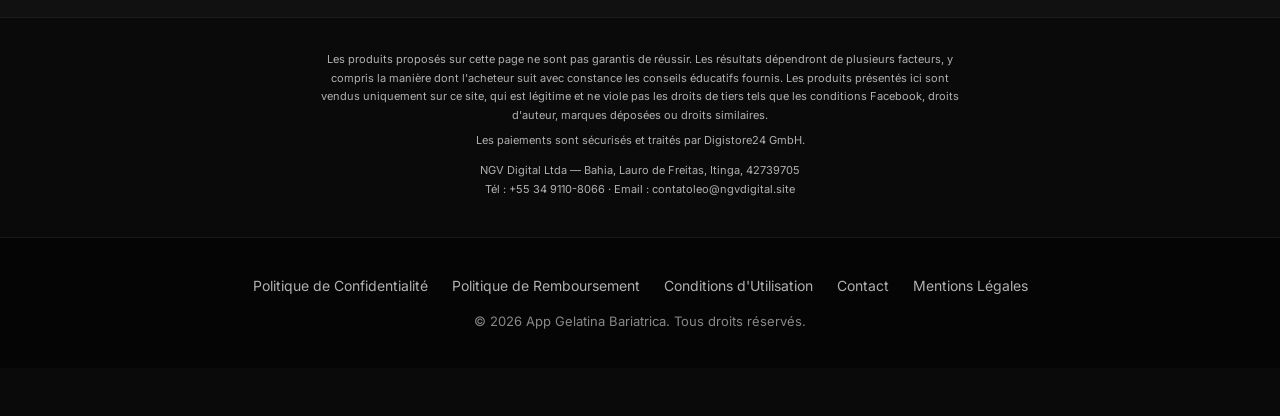
<file: app-gelatina-bariatrique/index.html>
<!DOCTYPE html>
<html lang="fr">
<head>
  <meta charset="UTF-8">
  <meta name="viewport" content="width=device-width, initial-scale=1.0">
  <title>App Gelatina Bariatrica</title>
  <meta name="description" content="Une routine simple a base de gelatine plus des recettes personnalisees pour soutenir une gestion du poids realiste.">
  <link rel="preconnect" href="https://fonts.googleapis.com">
  <link rel="preconnect" href="https://fonts.gstatic.com" crossorigin>
  <link href="https://fonts.googleapis.com/css2?family=Inter:wght@400;500;600;700;800;900&display=swap" rel="stylesheet" media="print" onload="this.media='all'">
  <noscript><link href="https://fonts.googleapis.com/css2?family=Inter:wght@400;500;600;700;800;900&display=swap" rel="stylesheet"></noscript>
  <style>
    *,*::before,*::after{margin:0;padding:0;box-sizing:border-box}
    :root{--bg:#0a0a0a;--bg-card:#141414;--bg-subtle:#111;--accent:#e53935;--accent-dark:#c62828;--accent-glow:rgba(229,57,53,0.25);--green:#22c55e;--green-soft:rgba(34,197,94,0.15);--white:#fff;--text:#e0e0e0;--text-secondary:#a0a0a0;--text-muted:#666;--border:rgba(255,255,255,0.08);--radius:12px;--radius-lg:16px}
    body{background:var(--bg);color:var(--text);font-family:'Inter',-apple-system,BlinkMacSystemFont,"Segoe UI",Roboto,sans-serif;font-size:16px;line-height:1.7;-webkit-font-smoothing:antialiased}
    a{color:var(--accent);text-decoration:none}a:hover{color:#ff5252}
    .container{max-width:1000px;margin:0 auto;padding:0 24px}
    .container--narrow{max-width:720px;margin:0 auto;padding:0 24px}
    section{padding:80px 0}
    h1{font-size:48px;font-weight:900;line-height:1.08;letter-spacing:-1.5px;color:var(--white)}
    h2{font-size:36px;font-weight:800;line-height:1.12;letter-spacing:-0.5px;color:var(--white);margin-bottom:16px}
    h3{font-size:18px;font-weight:700;color:var(--white);margin-bottom:6px}
    p{color:var(--text-secondary);margin-bottom:16px}p:last-child{margin-bottom:0}
    .text-center{text-align:center}
    .hero{padding:80px 0 60px;position:relative;overflow:hidden}
    .hero::before{content:"";position:absolute;top:-100px;right:-100px;width:600px;height:600px;background:radial-gradient(circle,var(--accent-glow) 0%,transparent 70%);pointer-events:none}
    .hero-content{max-width:680px;margin:0 auto;text-align:center}
    .hero-content .badge{display:inline-block;font-size:12px;font-weight:600;letter-spacing:1px;text-transform:uppercase;color:var(--green);background:var(--green-soft);border:1px solid rgba(34,197,94,0.25);padding:6px 14px;border-radius:100px;margin-bottom:24px}
    .hero-content h1{margin-bottom:20px}
    .hero-content h1 span{color:var(--accent)}
    .hero-content .lead{font-size:17px;color:var(--text-secondary);line-height:1.65;margin-bottom:32px}
    .btn-accent{display:inline-flex;align-items:center;justify-content:center;background:var(--accent);color:var(--white);font-size:16px;font-weight:700;padding:16px 40px;border-radius:10px;border:none;cursor:pointer;transition:all .25s;font-family:inherit;text-transform:uppercase;letter-spacing:.8px;box-shadow:0 4px 24px var(--accent-glow)}
    .btn-accent:hover{background:var(--accent-dark);transform:translateY(-2px);box-shadow:0 8px 32px rgba(229,57,53,0.4);color:var(--white)}
    .benefit-bar{padding:36px 0;border-top:1px solid var(--border);border-bottom:1px solid var(--border)}
    .benefit-bar-grid{display:grid;grid-template-columns:repeat(3,1fr);gap:24px}
    .benefit-bar-item{display:flex;align-items:center;gap:12px}
    .benefit-bar-icon{width:36px;height:36px;border-radius:50%;background:var(--green);display:flex;align-items:center;justify-content:center;flex-shrink:0}
    .benefit-bar-icon svg{width:18px;height:18px;fill:var(--white)}
    .benefit-bar-text{font-size:14px;font-weight:600;color:var(--white);line-height:1.3}
    .feature-list{list-style:none;padding:0;margin:24px 0 0}
    .feature-list li{padding:10px 0 10px 36px;position:relative;font-size:15px;color:var(--text-secondary);line-height:1.5}
    .feature-list li::before{content:"";position:absolute;left:0;top:12px;width:22px;height:22px;border-radius:50%;background:var(--green);background-image:url("data:image/svg+xml,%3Csvg xmlns='http://www.w3.org/2000/svg' viewBox='0 0 20 20'%3E%3Cpath d='M8.5 13.3L5.7 10.5l1.1-1.1 1.7 1.7 4.2-4.2 1.1 1.1L8.5 13.3z' fill='white'/%3E%3C/svg%3E");background-size:20px;background-repeat:no-repeat;background-position:center}
    .who-grid{display:grid;grid-template-columns:repeat(2,1fr);gap:20px;margin-top:40px}
    .who-card{background:var(--bg-card);border:1px solid var(--border);border-radius:var(--radius);padding:28px;transition:border-color .3s,box-shadow .3s}
    .who-card:hover{border-color:rgba(229,57,53,0.25);box-shadow:0 0 30px var(--accent-glow)}
    .who-card .icon{width:44px;height:44px;border-radius:10px;background:rgba(229,57,53,0.12);display:flex;align-items:center;justify-content:center;margin-bottom:16px;font-size:20px}
    .who-card h3{font-size:16px;margin-bottom:6px}
    .who-card p{font-size:14px;color:var(--text-muted);margin:0}
    .problem-subtitle{max-width:560px;margin:0 auto;text-align:center}
    .problem-grid{display:grid;grid-template-columns:repeat(3,1fr);gap:20px;margin-top:40px}
    .problem-card{background:var(--bg-card);border:1px solid var(--border);border-radius:var(--radius);padding:32px 24px;text-align:center;transition:border-color .3s}
    .problem-card:hover{border-color:rgba(229,57,53,0.3)}
    .problem-icon{width:52px;height:52px;border-radius:50%;background:rgba(229,57,53,0.12);display:flex;align-items:center;justify-content:center;margin:0 auto 16px}
    .problem-icon svg{width:24px;height:24px;fill:var(--accent)}
    .problem-card h3{font-size:15px;margin-bottom:8px}
    .problem-card p{font-size:14px;color:var(--text-muted);margin:0}
    .callout-box{background:var(--bg-card);border:1px solid var(--border);border-left:4px solid var(--accent);border-radius:var(--radius);padding:28px 32px;margin-top:36px}
    .callout-box p{font-size:16px;font-weight:500;color:var(--text);margin:0}
    .callout-box strong{color:var(--accent)}
    .benefits-grid{display:grid;grid-template-columns:repeat(2,1fr);gap:20px;margin-top:48px}
    .benefit-card{background:var(--bg-card);border:1px solid var(--border);border-radius:var(--radius);padding:28px;transition:border-color .3s,box-shadow .3s}
    .benefit-card:hover{border-color:rgba(229,57,53,0.25);box-shadow:0 0 30px var(--accent-glow)}
    .benefit-card .icon{width:44px;height:44px;border-radius:10px;background:rgba(229,57,53,0.12);display:flex;align-items:center;justify-content:center;margin-bottom:16px;font-size:20px}
    .benefit-card h3{font-size:16px;margin-bottom:6px}
    .benefit-card p{font-size:14px;color:var(--text-muted);margin:0}
    .guarantee-section{text-align:center}
    .guarantee-section h2{font-size:28px;margin-bottom:16px}
    .guarantee-section p{max-width:540px;margin:0 auto}
    .pricing-wrapper{position:relative;max-width:500px;margin:0 auto}
    .pricing-wrapper::before{content:"";position:absolute;inset:-2px;border-radius:18px;background:linear-gradient(135deg,var(--accent),#ff5252,var(--accent-dark));z-index:0}
    .pricing-card{position:relative;z-index:1;background:var(--bg-card);border-radius:var(--radius-lg);padding:48px 40px;text-align:center}
    .pricing-badge{display:inline-block;background:var(--accent);color:var(--white);font-size:11px;font-weight:700;letter-spacing:1.5px;text-transform:uppercase;padding:8px 20px;border-radius:100px;margin-bottom:24px}
    .pricing-card h2{font-size:24px;margin-bottom:20px}
    .pricing-card .price{font-size:68px;font-weight:900;color:var(--white);line-height:1;margin:8px 0;letter-spacing:-2px}
    .pricing-card .price span{color:var(--accent)}
    .pricing-card .price-sub{font-size:14px;color:var(--text-muted);margin-bottom:28px}
    .cta-main{display:block;width:100%;background:var(--accent);color:var(--white);font-size:17px;font-weight:700;padding:18px;border-radius:10px;border:none;cursor:pointer;transition:all .25s;font-family:inherit;text-transform:uppercase;letter-spacing:.8px;box-shadow:0 4px 24px var(--accent-glow);text-align:center}
    .cta-main:hover{background:var(--accent-dark);transform:translateY(-2px);box-shadow:0 8px 32px rgba(229,57,53,0.4);color:var(--white)}
    .trust-icons{display:flex;align-items:center;justify-content:center;gap:24px;margin-top:20px;font-size:12px;color:var(--text-muted)}
    .trust-icons span{display:flex;align-items:center;gap:4px}
    .compliance{padding:32px 0;border-top:1px solid var(--border)}
    .compliance p{font-size:11px;color:#b0b0b0;line-height:1.7;text-align:center;max-width:640px;margin:0 auto 6px}
    footer{background:#050505;padding:36px 0;text-align:center;border-top:1px solid var(--border)}
    .footer-links{display:flex;align-items:center;justify-content:center;flex-wrap:wrap;gap:8px 24px;margin-bottom:12px}
    .footer-links a{color:#b0b0b0;font-size:14px}
    .footer-links a:hover{color:var(--white)}
    .footer-copy{color:#888;font-size:13px}
    .section-alt{background:var(--bg-subtle)}
    .toc-section{display:grid;gap:16px;margin-top:32px}
    .toc-item{background:var(--bg-card);border:1px solid var(--border);border-left:4px solid var(--accent);border-radius:var(--radius);padding:16px 24px}
    .toc-item p{margin:0;font-size:15px;color:var(--text-secondary)}
    .toc-item strong{color:var(--white)}
    @media(max-width:768px){
      h1{font-size:34px}h2{font-size:28px}section{padding:56px 0}.hero{padding:56px 0 40px}
      .benefit-bar-grid{grid-template-columns:1fr;gap:16px}.benefit-bar-item{justify-content:center}
      .problem-grid{grid-template-columns:1fr}.who-grid{grid-template-columns:1fr}.benefits-grid{grid-template-columns:1fr}
      .container{padding:0 20px}.container--narrow{padding:0 20px}
      .pricing-card{padding:36px 24px}.pricing-card .price{font-size:52px}
      .btn-accent{width:100%;justify-content:center}
      .hero::before{width:300px;height:300px;right:-50px;top:-50px}
    }
  </style>
</head>
<body>

  <section class="hero">
    <div class="container">
      <div class="hero-content">
        <span class="badge">Compliance-Friendly &middot; Resultats Variables</span>
        <h1>App <span>Gelatina Bariatrica</span></h1>
        <p class="lead">Une routine simple &agrave; base de g&eacute;latine &mdash; plus des recettes personnalis&eacute;es (y compris une &laquo;&nbsp;pizza l&eacute;g&egrave;re&nbsp;&raquo;) pour soutenir une gestion du poids r&eacute;aliste, sans r&eacute;gimes extr&ecirc;mes ni promesses irr&eacute;alistes.</p>
        <a href="#offer" class="btn-accent">Commencer &rarr;</a>
      </div>
    </div>
  </section>

  <div class="benefit-bar">
    <div class="container">
      <div class="benefit-bar-grid">
        <div class="benefit-bar-item">
          <div class="benefit-bar-icon"><svg viewBox="0 0 20 20"><path d="M8.5 13.3L5.7 10.5l1.1-1.1 1.7 1.7 4.2-4.2 1.1 1.1L8.5 13.3z"/></svg></div>
          <span class="benefit-bar-text">Routine simple et r&eacute;p&eacute;table</span>
        </div>
        <div class="benefit-bar-item">
          <div class="benefit-bar-icon"><svg viewBox="0 0 20 20"><path d="M8.5 13.3L5.7 10.5l1.1-1.1 1.7 1.7 4.2-4.2 1.1 1.1L8.5 13.3z"/></svg></div>
          <span class="benefit-bar-text">Acc&egrave;s digital instantan&eacute;</span>
        </div>
        <div class="benefit-bar-item">
          <div class="benefit-bar-icon"><svg viewBox="0 0 20 20"><path d="M8.5 13.3L5.7 10.5l1.1-1.1 1.7 1.7 4.2-4.2 1.1 1.1L8.5 13.3z"/></svg></div>
          <span class="benefit-bar-text">Garantie 60 jours satisfait ou rembours&eacute;</span>
        </div>
      </div>
    </div>
  </div>

  <section class="section-alt">
    <div class="container">
      <h2 class="text-center">Cela vous parle&nbsp;?</h2>
      <p class="problem-subtitle">Si vous en avez assez des r&eacute;gimes extr&ecirc;mes, des r&egrave;gles impossibles &agrave; tenir, ou des m&eacute;thodes qui durent deux semaines puis s'effondrent&hellip;</p>
      <div class="problem-grid">
        <div class="problem-card">
          <div class="problem-icon"><svg viewBox="0 0 20 20"><path d="M13.3 7.8l-1.1-1.1L10 8.9 7.8 6.7 6.7 7.8 8.9 10l-2.2 2.2 1.1 1.1L10 11.1l2.2 2.2 1.1-1.1L11.1 10l2.2-2.2z"/></svg></div>
          <h3>Restriction forte</h3>
          <p>Les plans trop stricts d&eacute;clenchent la fatigue et la frustration apr&egrave;s quelques semaines.</p>
        </div>
        <div class="problem-card">
          <div class="problem-icon"><svg viewBox="0 0 20 20"><path d="M13.3 7.8l-1.1-1.1L10 8.9 7.8 6.7 6.7 7.8 8.9 10l-2.2 2.2 1.1 1.1L10 11.1l2.2 2.2 1.1-1.1L11.1 10l2.2-2.2z"/></svg></div>
          <h3>Craquage et culpabilit&eacute;</h3>
          <p>Le cycle classique&nbsp;: on craque, on culpabilise, on recommence &laquo;&nbsp;lundi&nbsp;&raquo;.</p>
        </div>
        <div class="problem-card">
          <div class="problem-icon"><svg viewBox="0 0 20 20"><path d="M13.3 7.8l-1.1-1.1L10 8.9 7.8 6.7 6.7 7.8 8.9 10l-2.2 2.2 1.1 1.1L10 11.1l2.2 2.2 1.1-1.1L11.1 10l2.2-2.2z"/></svg></div>
          <h3>Aucune structure claire</h3>
          <p>Sans plan simple, difficile de garder la constance dans une vraie vie sociale.</p>
        </div>
      </div>
      <div class="callout-box">
        <p>L'objectif n'est pas de promettre des miracles, mais de vous donner <strong>une routine simple</strong> + <strong>des options de repas plus l&eacute;g&egrave;res</strong> &mdash; sans vous couper de la vie r&eacute;elle.</p>
      </div>
    </div>
  </section>

  <section>
    <div class="container">
      <div class="container--narrow" style="padding:0;">
        <h2 class="text-center">Qu'est-ce que c'est&nbsp;?</h2>
        <p class="text-center">L'App Gelatina Bariatrica est un programme digital qui vous guide avec une approche pratico-pratique &mdash; sans hype, sans promesses miracles. L'id&eacute;e&nbsp;: vous aider &agrave; construire une structure durable, pas un sprint impossible &agrave; tenir.</p>
        <ul class="feature-list">
          <li>Un protocole simple &agrave; base de g&eacute;latine (routine quotidienne)</li>
          <li>Un parcours guid&eacute; (quiz / personnalisation) pour adapter la routine</li>
          <li>Des checklists et des trackers pour garder la constance</li>
          <li>Un plan de maintien pour &eacute;viter l'effet &laquo;&nbsp;yo-yo&nbsp;&raquo;</li>
          <li>Bonus contenu&nbsp;: recettes personnalis&eacute;es (dont une pizza &agrave; calories r&eacute;duites)</li>
        </ul>
      </div>
    </div>
  </section>

  <section class="section-alt">
    <div class="container">
      <h2 class="text-center">Pour qui c'est fait</h2>
      <p class="problem-subtitle">Cette m&eacute;thode peut convenir si vous &ecirc;tes&nbsp;:</p>
      <div class="who-grid">
        <div class="who-card">
          <div class="icon">&#128105;</div>
          <h3>Une femme (souvent 35+)</h3>
          <p>Qui veut une routine simple et r&eacute;p&eacute;table, sans rigidit&eacute;.</p>
        </div>
        <div class="who-card">
          <div class="icon">&#128197;</div>
          <h3>Maman ou personne occup&eacute;e</h3>
          <p>Qui pr&eacute;f&egrave;re des &eacute;tapes claires &agrave; suivre au quotidien.</p>
        </div>
        <div class="who-card">
          <div class="icon">&#127869;</div>
          <h3>Vous voulez de la flexibilit&eacute;</h3>
          <p>Une approche compatible avec une vraie vie sociale.</p>
        </div>
        <div class="who-card">
          <div class="icon">&#129504;</div>
          <h3>Vous cherchez la constance</h3>
          <p>Petites actions r&eacute;p&eacute;t&eacute;es plut&ocirc;t qu'un sprint impossible.</p>
        </div>
      </div>
      <p class="text-center" style="margin-top:32px;font-size:13px;color:var(--text-muted);"><em>Pas pour&nbsp;: ceux qui cherchent un traitement m&eacute;dical, des r&eacute;sultats garantis, ou une promesse du type &laquo;&nbsp;X kilos en Y jours&nbsp;&raquo;.</em></p>
    </div>
  </section>

  <section>
    <div class="container">
      <h2 class="text-center">B&eacute;n&eacute;fices possibles (r&eacute;alistes)</h2>
      <p class="text-center" style="max-width:540px;margin:0 auto;">Avec une utilisation r&eacute;guli&egrave;re, l'App Gelatina Bariatrica peut vous aider &agrave;&nbsp;:</p>
      <div class="benefits-grid">
        <div class="benefit-card">
          <div class="icon">&#9200;</div>
          <h3>Cr&eacute;er un rythme quotidien</h3>
          <p>Une routine facile &agrave; maintenir au fil des semaines.</p>
        </div>
        <div class="benefit-card">
          <div class="icon">&#127869;</div>
          <h3>Choix plus &eacute;quilibr&eacute;s</h3>
          <p>Soutenir des choix alimentaires plus l&eacute;gers et r&eacute;guliers.</p>
        </div>
        <div class="benefit-card">
          <div class="icon">&#129504;</div>
          <h3>Moins de charge mentale</h3>
          <p>R&eacute;duire le &laquo;&nbsp;quoi faire aujourd'hui&nbsp;?&nbsp;&raquo; gr&acirc;ce &agrave; un plan clair.</p>
        </div>
        <div class="benefit-card">
          <div class="icon">&#128202;</div>
          <h3>Suivi et r&eacute;gularit&eacute;</h3>
          <p>Aider &agrave; rester r&eacute;guli&egrave;re gr&acirc;ce aux trackers.</p>
        </div>
      </div>
      <p class="text-center" style="margin-top:32px;font-size:13px;color:var(--text-muted);"><em>Les r&eacute;sultats varient d'une personne &agrave; l'autre. Aucun d&eacute;lai ou r&eacute;sultat pr&eacute;cis n'est garanti.</em></p>
    </div>
  </section>

  <section class="section-alt">
    <div class="container">
      <div class="container--narrow" style="padding:0;">
        <h2 class="text-center">Ce que vous d&eacute;couvrirez &agrave; l'int&eacute;rieur</h2>
        <div class="toc-section">
          <div class="toc-item"><p><strong>Module 1</strong> &mdash; La routine g&eacute;latine expliqu&eacute;e pas &agrave; pas, avec un usage responsable</p></div>
          <div class="toc-item"><p><strong>Module 2</strong> &mdash; Comment l'int&eacute;grer &agrave; vos habitudes existantes</p></div>
          <div class="toc-item"><p><strong>Module 3</strong> &mdash; Trackers &amp; checklists pour rester r&eacute;guli&egrave;re</p></div>
          <div class="toc-item"><p><strong>Module 4</strong> &mdash; Conseils de maintien pour r&eacute;duire le risque de reprise</p></div>
          <div class="toc-item"><p><strong>Bonus</strong> &mdash; Recettes personnalis&eacute;es&nbsp;: petits-d&eacute;jeuners pratiques, d&icirc;ners &laquo;&nbsp;l&eacute;gers mais rassasiants&nbsp;&raquo;</p></div>
          <div class="toc-item"><p><strong>Bonus exclusif</strong> &mdash; Recette de pizza all&eacute;g&eacute;e &agrave; calories r&eacute;duites</p></div>
        </div>
      </div>
    </div>
  </section>

  <section>
    <div class="container--narrow">
      <div class="guarantee-section">
        <h2>Garantie 60 jours</h2>
        <p>Vous disposez d'une garantie satisfait ou rembours&eacute; de 60 jours. Testez l'App. Si ce n'est pas un bon compl&eacute;ment &agrave; votre routine, vous pouvez demander un remboursement via votre re&ccedil;u Digistore24. Sans questions.</p>
      </div>
    </div>
  </section>

  <section class="section-alt" id="offer">
    <div class="container">
      <div class="pricing-wrapper">
        <div class="pricing-card">
          <span class="pricing-badge">Offre &mdash; Acc&egrave;s Imm&eacute;diat</span>
          <h2>App Gelatina Bariatrica</h2>
          <div class="price"><span>&euro;37</span></div>
          <p class="price-sub">Paiement unique &middot; Acc&egrave;s digital instantan&eacute; &middot; Garantie 60 jours</p>
          <a href="#" class="cta-main">Buy Now &mdash; Acc&egrave;s Instantan&eacute;</a>
          <div class="trust-icons">
            <span>&#128274; Paiement s&eacute;curis&eacute;</span>
            <span>&#9989; Acc&egrave;s instantan&eacute;</span>
            <span>&#128737; Garantie 60 jours</span>
          </div>
        </div>
      </div>
    </div>
  </section>

  <div class="compliance">
    <div class="container">
      <p>Les produits propos&eacute;s sur cette page ne sont pas garantis de r&eacute;ussir. Les r&eacute;sultats d&eacute;pendront de plusieurs facteurs, y compris la mani&egrave;re dont l'acheteur suit avec constance les conseils &eacute;ducatifs fournis. Les produits pr&eacute;sent&eacute;s ici sont vendus uniquement sur ce site, qui est l&eacute;gitime et ne viole pas les droits de tiers tels que les conditions Facebook, droits d'auteur, marques d&eacute;pos&eacute;es ou droits similaires.</p>
      <p>Les paiements sont s&eacute;curis&eacute;s et trait&eacute;s par Digistore24 GmbH.</p>
      <p style="margin-top:12px;">NGV Digital Ltda &mdash; Bahia, Lauro de Freitas, Itinga, 42739705<br>T&eacute;l&nbsp;: +55 34 9110-8066 &middot; Email&nbsp;: contatoleo@ngvdigital.site</p>
    </div>
  </div>

  <footer>
    <div class="container">
      <div class="footer-links">
        <a href="/privacy-policy/">Politique de Confidentialit&eacute;</a>
        <a href="/refund-policy/">Politique de Remboursement</a>
        <a href="/terms-of-use/">Conditions d'Utilisation</a>
        <a href="/contact/">Contact</a>
        <a href="/imprint/">Mentions L&eacute;gales</a>
      </div>
      <p class="footer-copy">&copy; 2026 App Gelatina Bariatrica. Tous droits r&eacute;serv&eacute;s.</p>
    </div>
  </footer>

  <div style="text-align:center;padding:24px 0;">
    <script type="text/javascript" src="https://www.digistore24.com/trusted-badge/44515/IsTMGRlnqYpnh4k/salespage"></script>
  </div>

</body>
</html>
</file>
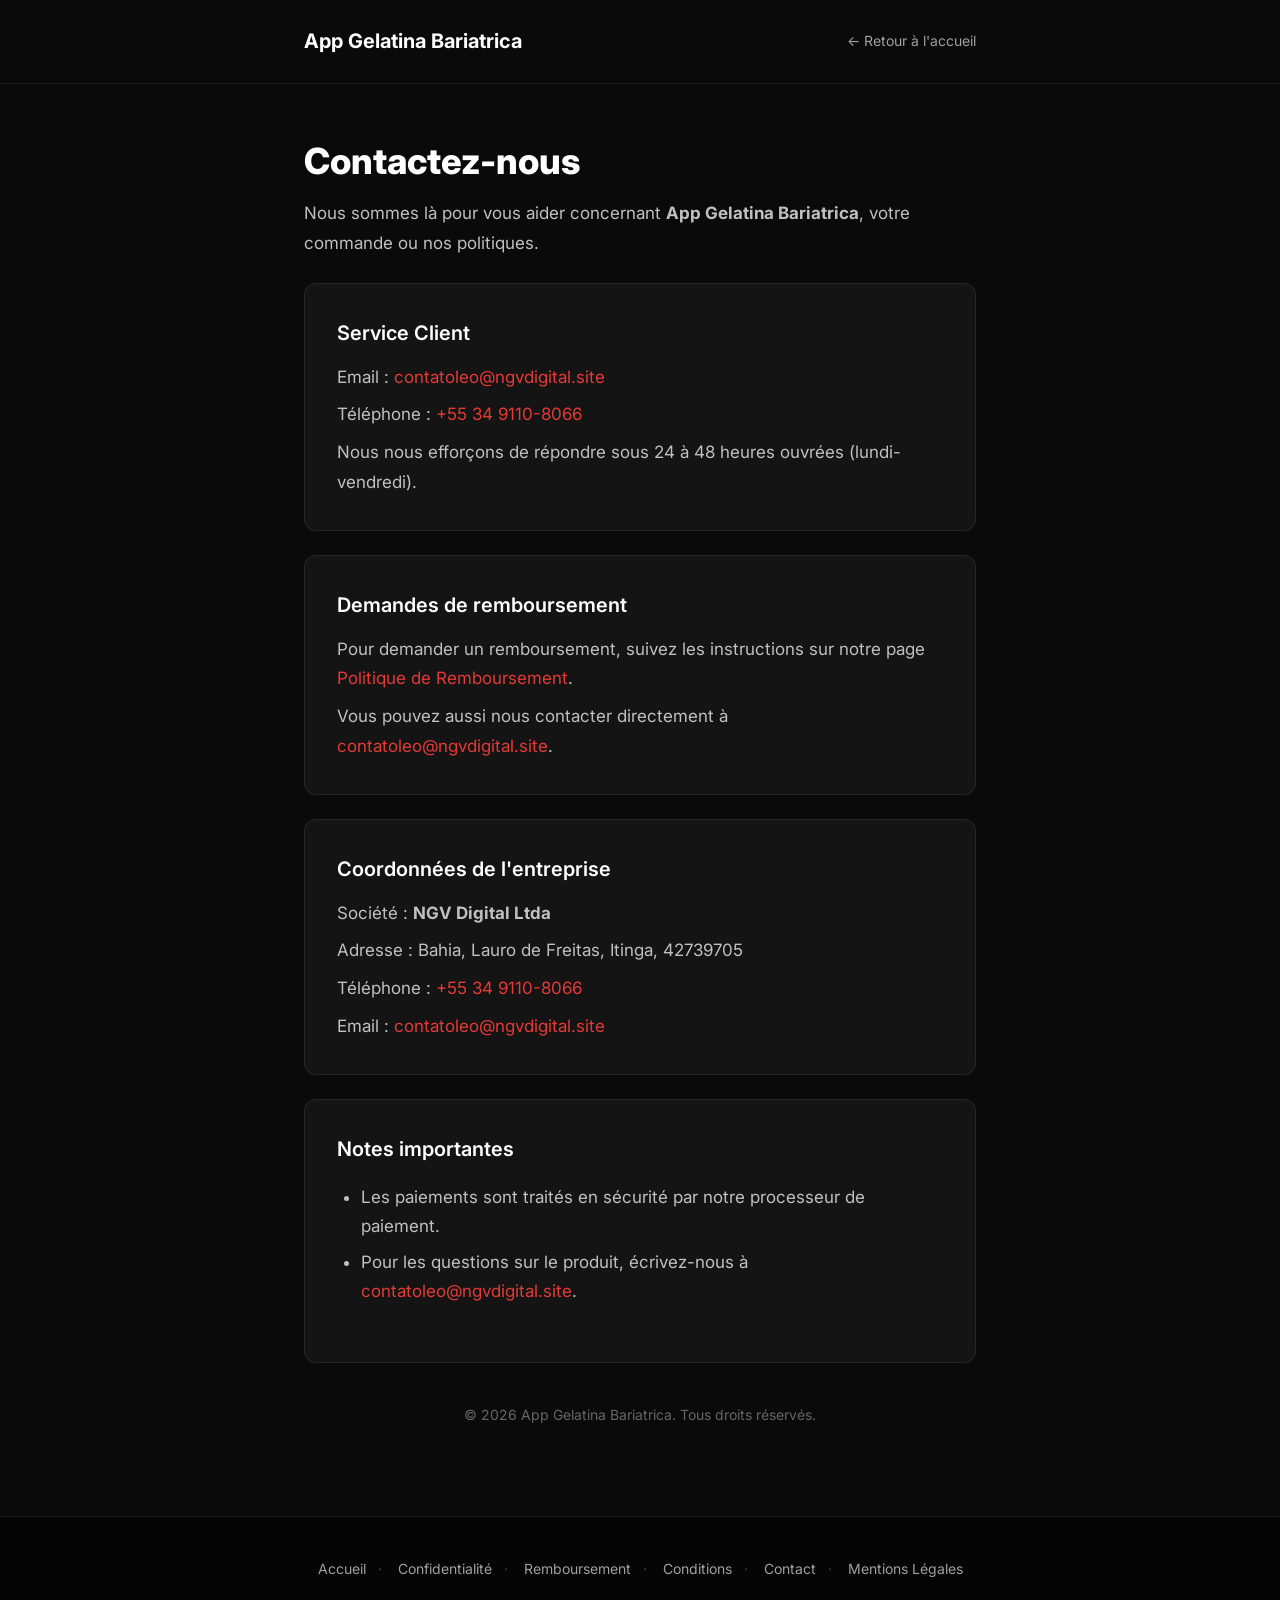
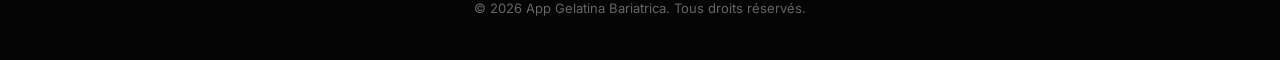
<file: contact-PF/index.html>
<!DOCTYPE html>
<html lang="fr">
<head>
  <meta charset="UTF-8">
  <meta name="viewport" content="width=device-width, initial-scale=1.0">
  <title>Contact - App Gelatina Bariatrica</title>
  <link rel="preconnect" href="https://fonts.googleapis.com">
  <link rel="preconnect" href="https://fonts.gstatic.com" crossorigin>
  <link href="https://fonts.googleapis.com/css2?family=Inter:wght@400;500;600;700;800&display=swap" rel="stylesheet">
  <style>
    *, *::before, *::after { margin: 0; padding: 0; box-sizing: border-box; }
    body { background: #0a0a0a; color: #e0e0e0; font-family: 'Inter', -apple-system, BlinkMacSystemFont, "Segoe UI", Roboto, sans-serif; font-size: 17px; line-height: 1.75; -webkit-font-smoothing: antialiased; }
    a { color: #e53935; text-decoration: none; }
    a:hover { color: #ff5252; }
    .container { max-width: 720px; margin: 0 auto; padding: 0 24px; }
    header { padding: 24px 0; border-bottom: 1px solid rgba(255,255,255,0.08); }
    header .container { display: flex; align-items: center; justify-content: space-between; }
    header .logo { font-size: 20px; font-weight: 700; color: #ffffff; }
    header .back-link { font-size: 14px; color: #a0a0a0; }
    header .back-link:hover { color: #e53935; }
    .page-content { padding: 56px 0 72px; }
    .page-content h1 { font-size: 36px; font-weight: 800; line-height: 1.2; margin-bottom: 16px; color: #ffffff; }
    .page-content p { margin-bottom: 16px; color: #c0c0c0; }
    .page-content ul { margin: 12px 0 20px 24px; color: #c0c0c0; }
    .page-content ul li { padding: 4px 0; line-height: 1.7; }
    .card { background: #141414; border: 1px solid rgba(255,255,255,0.08); border-radius: 12px; padding: 32px; margin: 24px 0; }
    .card h3 { font-size: 20px; font-weight: 600; margin-bottom: 12px; color: #ffffff; }
    .card p { margin-bottom: 8px; }
    .card p:last-child { margin-bottom: 0; }
    footer { background: #050505; border-top: 1px solid rgba(255,255,255,0.08); color: #888; padding: 40px 0; text-align: center; font-size: 14px; }
    footer .footer-links { margin-bottom: 16px; }
    footer .footer-links a { color: #a0a0a0; margin: 0 12px; }
    footer .footer-links a:hover { color: #ffffff; }
    footer .footer-links span { color: #444; }
    footer .copyright { color: #666; font-size: 13px; }
    @media (max-width: 640px) { body { font-size: 16px; } .page-content h1 { font-size: 28px; } .page-content { padding: 40px 0 56px; } .container { padding: 0 20px; } .card { padding: 24px; } }
  </style>
</head>
<body>
  <header>
    <div class="container">
      <span class="logo">App Gelatina Bariatrica</span>
      <a href="/app-gelatina-bariatrique-PF/" class="back-link">&larr; Retour &agrave; l'accueil</a>
    </div>
  </header>
  <div class="page-content">
    <div class="container">
      <h1>Contactez-nous</h1>
      <p>Nous sommes l&agrave; pour vous aider concernant <strong>App Gelatina Bariatrica</strong>, votre commande ou nos politiques.</p>

      <div class="card">
        <h3>Service Client</h3>
        <p>Email&nbsp;: <a href="mailto:contatoleo@ngvdigital.site">contatoleo@ngvdigital.site</a></p>
        <p>T&eacute;l&eacute;phone&nbsp;: <a href="tel:+5534911080066">+55 34 9110-8066</a></p>
        <p>Nous nous effor&ccedil;ons de r&eacute;pondre sous 24 &agrave; 48 heures ouvr&eacute;es (lundi-vendredi).</p>
      </div>

      <div class="card">
        <h3>Demandes de remboursement</h3>
        <p>Pour demander un remboursement, suivez les instructions sur notre page <a href="/refund-policy-PF/">Politique de Remboursement</a>.</p>
        <p>Vous pouvez aussi nous contacter directement &agrave; <a href="mailto:contatoleo@ngvdigital.site">contatoleo@ngvdigital.site</a>.</p>
      </div>

      <div class="card">
        <h3>Coordonn&eacute;es de l'entreprise</h3>
        <p>Soci&eacute;t&eacute;&nbsp;: <strong>NGV Digital Ltda</strong></p>
        <p>Adresse&nbsp;: Bahia, Lauro de Freitas, Itinga, 42739705</p>
        <p>T&eacute;l&eacute;phone&nbsp;: <a href="tel:+5534911080066">+55 34 9110-8066</a></p>
        <p>Email&nbsp;: <a href="mailto:contatoleo@ngvdigital.site">contatoleo@ngvdigital.site</a></p>
      </div>

      <div class="card">
        <h3>Notes importantes</h3>
        <ul>
          <li>Les paiements sont trait&eacute;s en s&eacute;curit&eacute; par notre processeur de paiement.</li>
          <li>Pour les questions sur le produit, &eacute;crivez-nous &agrave; <a href="mailto:contatoleo@ngvdigital.site">contatoleo@ngvdigital.site</a>.</li>
        </ul>
      </div>

      <p style="text-align: center; color: #666; margin-top: 40px; font-size: 14px;">&copy; 2026 App Gelatina Bariatrica. Tous droits r&eacute;serv&eacute;s.</p>
    </div>
  </div>
  <footer>
    <div class="container">
      <div class="footer-links">
        <a href="/app-gelatina-bariatrique-PF/">Accueil</a><span>&middot;</span>
        <a href="/privacy-policy-PF/">Confidentialit&eacute;</a><span>&middot;</span>
        <a href="/refund-policy-PF/">Remboursement</a><span>&middot;</span>
        <a href="/terms-of-use-PF/">Conditions</a><span>&middot;</span>
        <a href="/contact-PF/">Contact</a><span>&middot;</span>
        <a href="/imprint-PF/">Mentions L&eacute;gales</a>
      </div>
      <p class="copyright">&copy; 2026 App Gelatina Bariatrica. Tous droits r&eacute;serv&eacute;s.</p>
    </div>
  </footer>
</body>
</html>
</file>
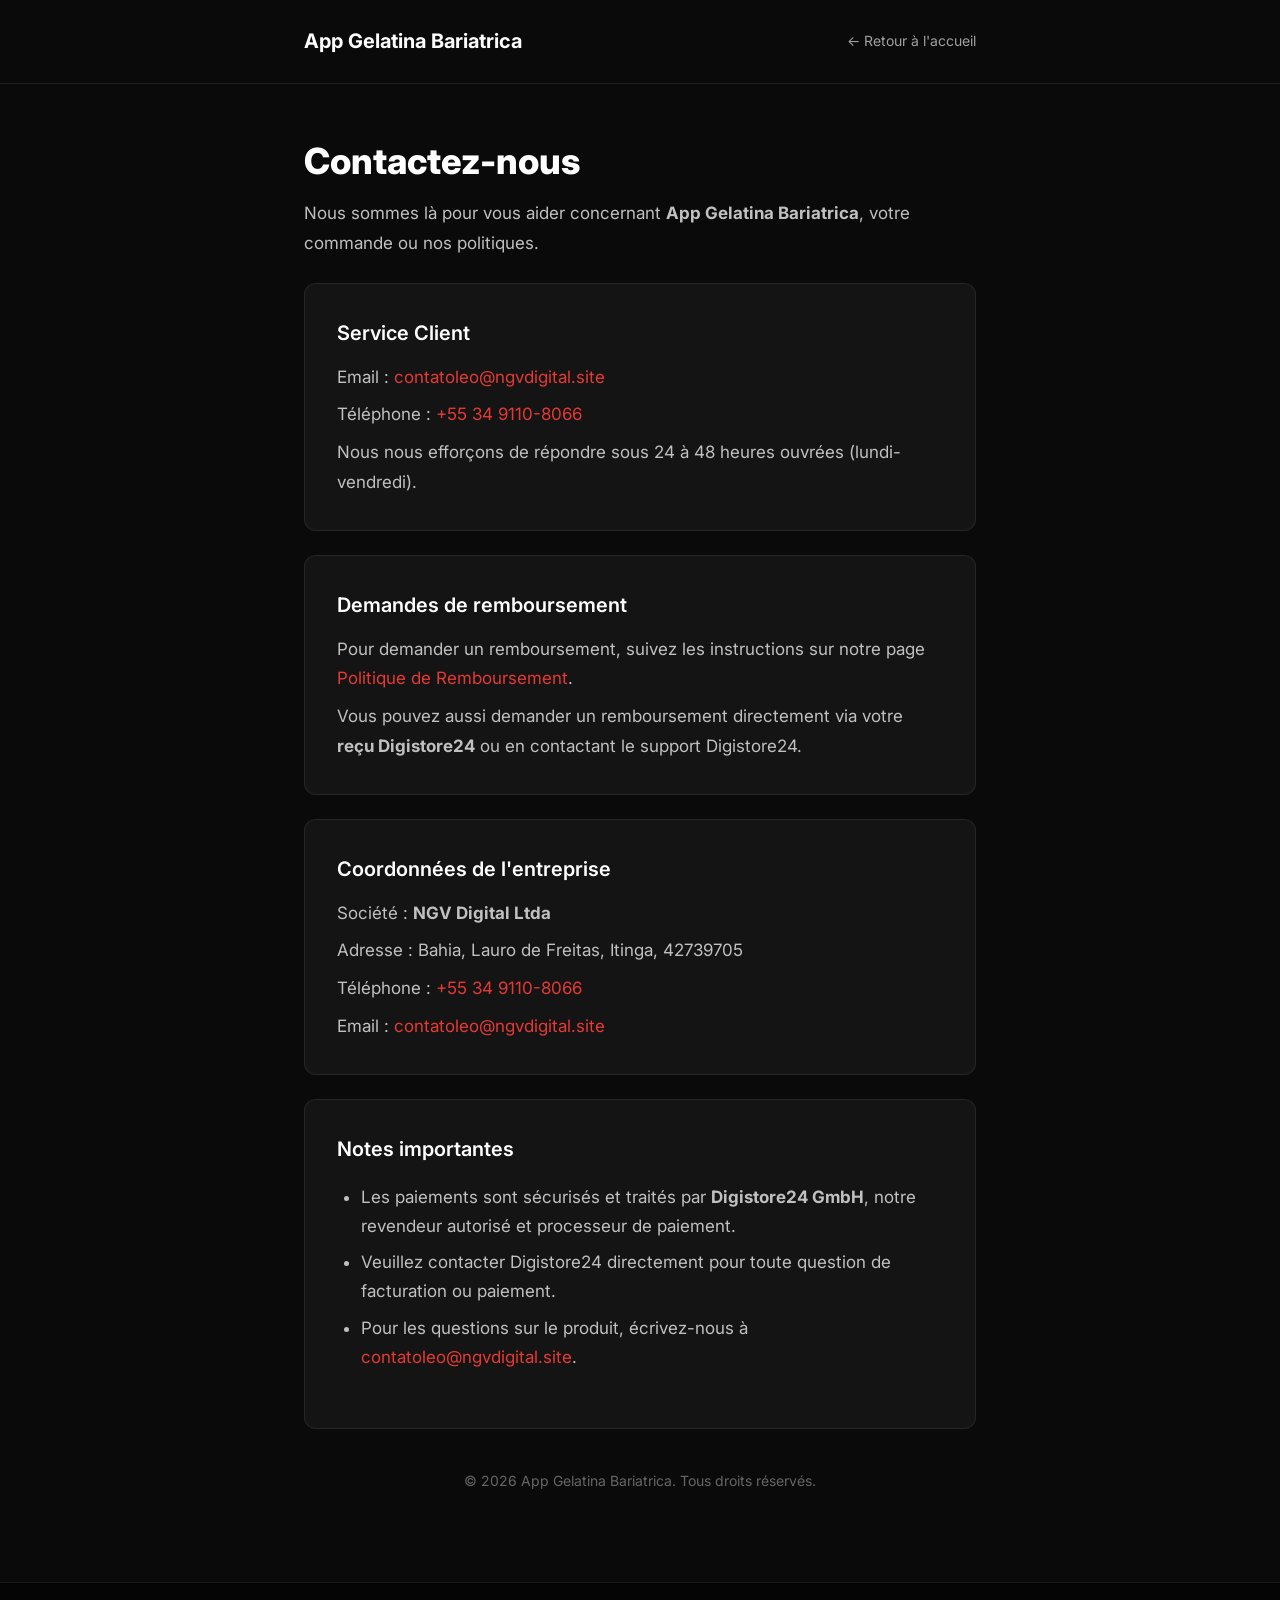
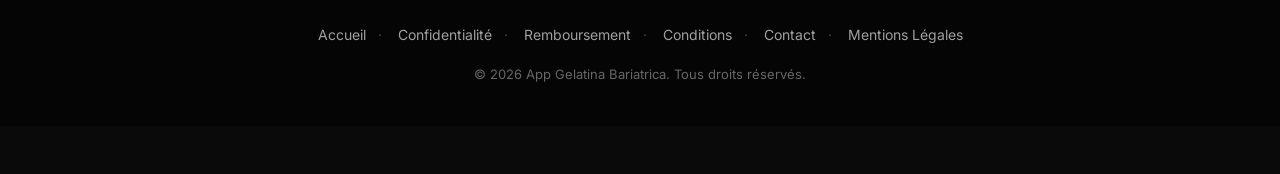
<file: contact/index.html>
<!DOCTYPE html>
<html lang="fr">
<head>
  <meta charset="UTF-8">
  <meta name="viewport" content="width=device-width, initial-scale=1.0">
  <title>Contact - App Gelatina Bariatrica</title>
  <link rel="preconnect" href="https://fonts.googleapis.com">
  <link rel="preconnect" href="https://fonts.gstatic.com" crossorigin>
  <link href="https://fonts.googleapis.com/css2?family=Inter:wght@400;500;600;700;800&display=swap" rel="stylesheet">
  <style>
    *, *::before, *::after { margin: 0; padding: 0; box-sizing: border-box; }
    body { background: #0a0a0a; color: #e0e0e0; font-family: 'Inter', -apple-system, BlinkMacSystemFont, "Segoe UI", Roboto, sans-serif; font-size: 17px; line-height: 1.75; -webkit-font-smoothing: antialiased; }
    a { color: #e53935; text-decoration: none; }
    a:hover { color: #ff5252; }
    .container { max-width: 720px; margin: 0 auto; padding: 0 24px; }
    header { padding: 24px 0; border-bottom: 1px solid rgba(255,255,255,0.08); }
    header .container { display: flex; align-items: center; justify-content: space-between; }
    header .logo { font-size: 20px; font-weight: 700; color: #ffffff; }
    header .back-link { font-size: 14px; color: #a0a0a0; }
    header .back-link:hover { color: #e53935; }
    .page-content { padding: 56px 0 72px; }
    .page-content h1 { font-size: 36px; font-weight: 800; line-height: 1.2; margin-bottom: 16px; color: #ffffff; }
    .page-content p { margin-bottom: 16px; color: #c0c0c0; }
    .page-content ul { margin: 12px 0 20px 24px; color: #c0c0c0; }
    .page-content ul li { padding: 4px 0; line-height: 1.7; }
    .card { background: #141414; border: 1px solid rgba(255,255,255,0.08); border-radius: 12px; padding: 32px; margin: 24px 0; }
    .card h3 { font-size: 20px; font-weight: 600; margin-bottom: 12px; color: #ffffff; }
    .card p { margin-bottom: 8px; }
    .card p:last-child { margin-bottom: 0; }
    footer { background: #050505; border-top: 1px solid rgba(255,255,255,0.08); color: #888; padding: 40px 0; text-align: center; font-size: 14px; }
    footer .footer-links { margin-bottom: 16px; }
    footer .footer-links a { color: #a0a0a0; margin: 0 12px; }
    footer .footer-links a:hover { color: #ffffff; }
    footer .footer-links span { color: #444; }
    footer .copyright { color: #666; font-size: 13px; }
    @media (max-width: 640px) { body { font-size: 16px; } .page-content h1 { font-size: 28px; } .page-content { padding: 40px 0 56px; } .container { padding: 0 20px; } .card { padding: 24px; } }
  </style>
</head>
<body>
  <header>
    <div class="container">
      <span class="logo">App Gelatina Bariatrica</span>
      <a href="/app-gelatina-bariatrique/" class="back-link">&larr; Retour &agrave; l'accueil</a>
    </div>
  </header>
  <div class="page-content">
    <div class="container">
      <h1>Contactez-nous</h1>
      <p>Nous sommes l&agrave; pour vous aider concernant <strong>App Gelatina Bariatrica</strong>, votre commande ou nos politiques.</p>

      <div class="card">
        <h3>Service Client</h3>
        <p>Email&nbsp;: <a href="mailto:contatoleo@ngvdigital.site">contatoleo@ngvdigital.site</a></p>
        <p>T&eacute;l&eacute;phone&nbsp;: <a href="tel:+5534911080066">+55 34 9110-8066</a></p>
        <p>Nous nous effor&ccedil;ons de r&eacute;pondre sous 24 &agrave; 48 heures ouvr&eacute;es (lundi-vendredi).</p>
      </div>

      <div class="card">
        <h3>Demandes de remboursement</h3>
        <p>Pour demander un remboursement, suivez les instructions sur notre page <a href="/refund-policy/">Politique de Remboursement</a>.</p>
        <p>Vous pouvez aussi demander un remboursement directement via votre <strong>re&ccedil;u Digistore24</strong> ou en contactant le support Digistore24.</p>
      </div>

      <div class="card">
        <h3>Coordonn&eacute;es de l'entreprise</h3>
        <p>Soci&eacute;t&eacute;&nbsp;: <strong>NGV Digital Ltda</strong></p>
        <p>Adresse&nbsp;: Bahia, Lauro de Freitas, Itinga, 42739705</p>
        <p>T&eacute;l&eacute;phone&nbsp;: <a href="tel:+5534911080066">+55 34 9110-8066</a></p>
        <p>Email&nbsp;: <a href="mailto:contatoleo@ngvdigital.site">contatoleo@ngvdigital.site</a></p>
      </div>

      <div class="card">
        <h3>Notes importantes</h3>
        <ul>
          <li>Les paiements sont s&eacute;curis&eacute;s et trait&eacute;s par <strong>Digistore24 GmbH</strong>, notre revendeur autoris&eacute; et processeur de paiement.</li>
          <li>Veuillez contacter Digistore24 directement pour toute question de facturation ou paiement.</li>
          <li>Pour les questions sur le produit, &eacute;crivez-nous &agrave; <a href="mailto:contatoleo@ngvdigital.site">contatoleo@ngvdigital.site</a>.</li>
        </ul>
      </div>

      <p style="text-align: center; color: #666; margin-top: 40px; font-size: 14px;">&copy; 2026 App Gelatina Bariatrica. Tous droits r&eacute;serv&eacute;s.</p>
    </div>
  </div>
  <footer>
    <div class="container">
      <div class="footer-links">
        <a href="/app-gelatina-bariatrique/">Accueil</a><span>&middot;</span>
        <a href="/privacy-policy/">Confidentialit&eacute;</a><span>&middot;</span>
        <a href="/refund-policy/">Remboursement</a><span>&middot;</span>
        <a href="/terms-of-use/">Conditions</a><span>&middot;</span>
        <a href="/contact/">Contact</a><span>&middot;</span>
        <a href="/imprint/">Mentions L&eacute;gales</a>
      </div>
      <p class="copyright">&copy; 2026 App Gelatina Bariatrica. Tous droits r&eacute;serv&eacute;s.</p>
    </div>
  </footer>
<div style="text-align: center; padding: 24px 0;">
  <script type="text/javascript" src="https://www.digistore24.com/trusted-badge/44515/IsTMGRlnqYpnh4k/salespage"></script>
</div>
</body>
</html>
</file>
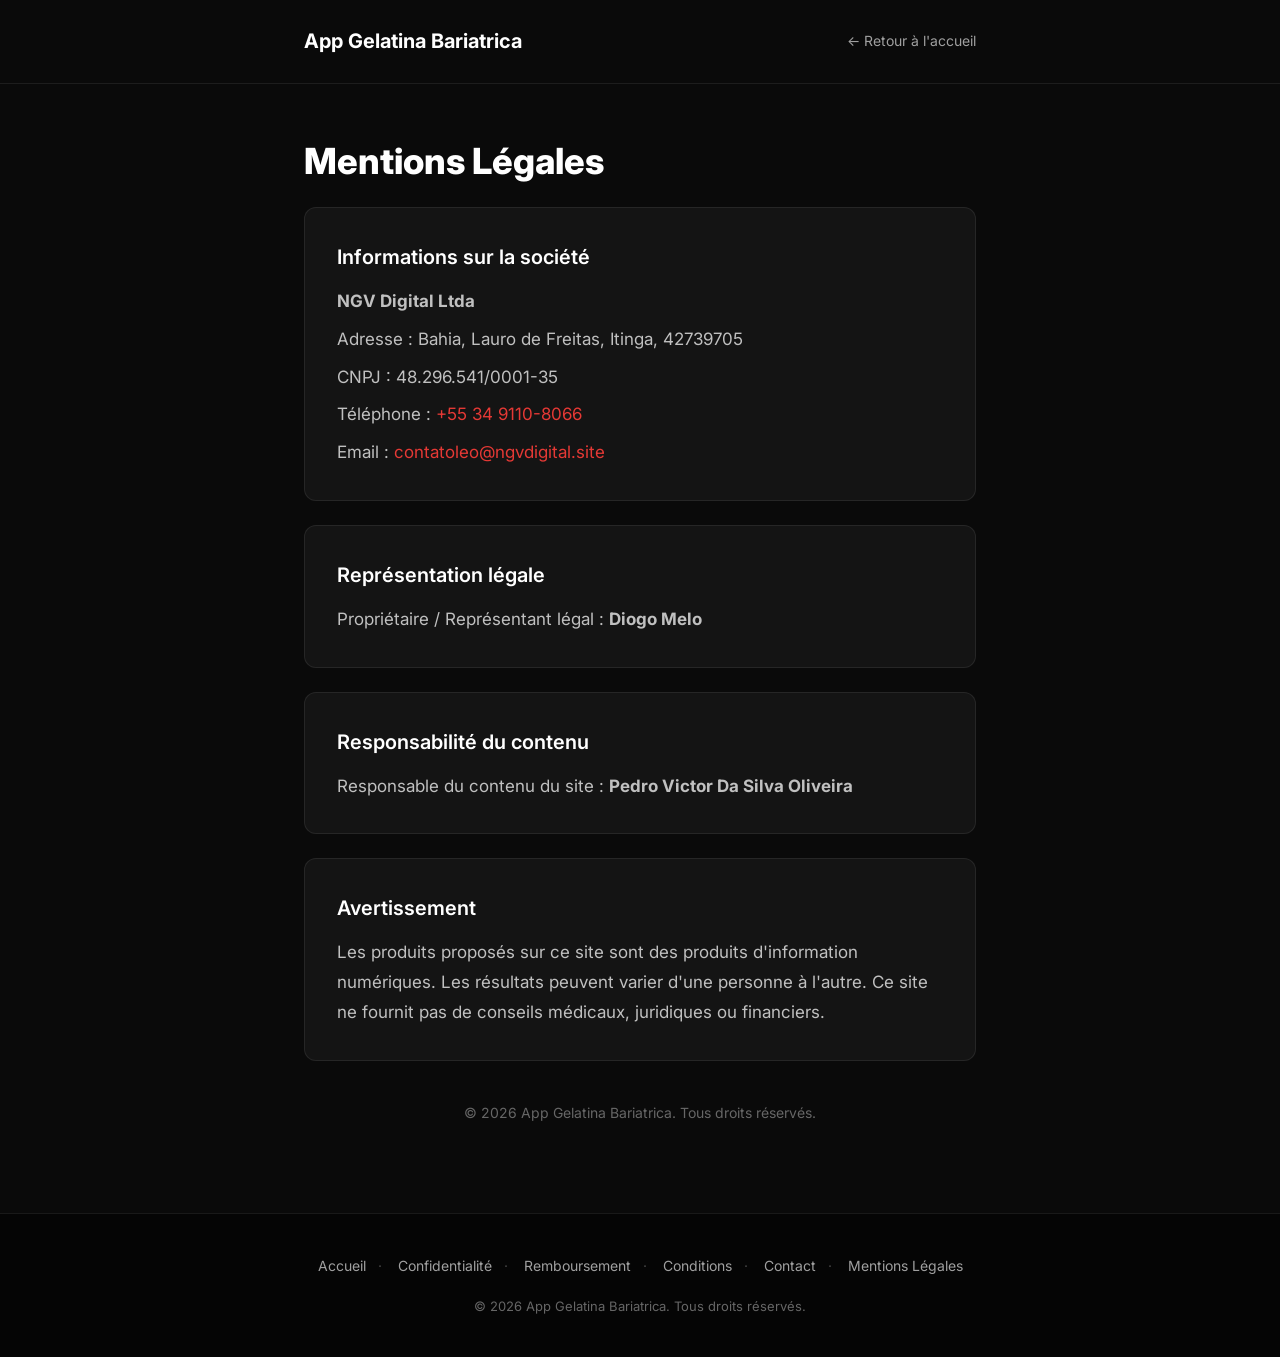
<file: imprint-PF/index.html>
<!DOCTYPE html>
<html lang="fr">
<head>
  <meta charset="UTF-8">
  <meta name="viewport" content="width=device-width, initial-scale=1.0">
  <title>Mentions Legales - App Gelatina Bariatrica</title>
  <link rel="preconnect" href="https://fonts.googleapis.com">
  <link rel="preconnect" href="https://fonts.gstatic.com" crossorigin>
  <link href="https://fonts.googleapis.com/css2?family=Inter:wght@400;500;600;700;800&display=swap" rel="stylesheet">
  <style>
    *, *::before, *::after { margin: 0; padding: 0; box-sizing: border-box; }
    body { background: #0a0a0a; color: #e0e0e0; font-family: 'Inter', -apple-system, BlinkMacSystemFont, "Segoe UI", Roboto, sans-serif; font-size: 17px; line-height: 1.75; -webkit-font-smoothing: antialiased; }
    a { color: #e53935; text-decoration: none; }
    a:hover { color: #ff5252; }
    .container { max-width: 720px; margin: 0 auto; padding: 0 24px; }
    header { padding: 24px 0; border-bottom: 1px solid rgba(255,255,255,0.08); }
    header .container { display: flex; align-items: center; justify-content: space-between; }
    header .logo { font-size: 20px; font-weight: 700; color: #ffffff; }
    header .back-link { font-size: 14px; color: #a0a0a0; }
    header .back-link:hover { color: #e53935; }
    .page-content { padding: 56px 0 72px; }
    .page-content h1 { font-size: 36px; font-weight: 800; line-height: 1.2; margin-bottom: 16px; color: #ffffff; }
    .page-content p { margin-bottom: 16px; color: #c0c0c0; }
    .page-content ul { margin: 12px 0 20px 24px; color: #c0c0c0; }
    .page-content ul li { padding: 4px 0; line-height: 1.7; }
    .card { background: #141414; border: 1px solid rgba(255,255,255,0.08); border-radius: 12px; padding: 32px; margin: 24px 0; }
    .card h3 { font-size: 20px; font-weight: 600; margin-bottom: 12px; color: #ffffff; }
    .card p { margin-bottom: 8px; }
    .card p:last-child { margin-bottom: 0; }
    footer { background: #050505; border-top: 1px solid rgba(255,255,255,0.08); color: #888; padding: 40px 0; text-align: center; font-size: 14px; }
    footer .footer-links { margin-bottom: 16px; }
    footer .footer-links a { color: #a0a0a0; margin: 0 12px; }
    footer .footer-links a:hover { color: #ffffff; }
    footer .footer-links span { color: #444; }
    footer .copyright { color: #666; font-size: 13px; }
    @media (max-width: 640px) { body { font-size: 16px; } .page-content h1 { font-size: 28px; } .page-content { padding: 40px 0 56px; } .container { padding: 0 20px; } .card { padding: 24px; } }
  </style>
</head>
<body>
  <header>
    <div class="container">
      <span class="logo">App Gelatina Bariatrica</span>
      <a href="/app-gelatina-bariatrique-PF/" class="back-link">&larr; Retour &agrave; l'accueil</a>
    </div>
  </header>
  <div class="page-content">
    <div class="container">
      <h1>Mentions L&eacute;gales</h1>

      <div class="card">
        <h3>Informations sur la soci&eacute;t&eacute;</h3>
        <p><strong>NGV Digital Ltda</strong></p>
        <p>Adresse&nbsp;: Bahia, Lauro de Freitas, Itinga, 42739705</p>
        <p>CNPJ&nbsp;: 48.296.541/0001-35</p>
        <p>T&eacute;l&eacute;phone&nbsp;: <a href="tel:+5534911080066">+55 34 9110-8066</a></p>
        <p>Email&nbsp;: <a href="mailto:contatoleo@ngvdigital.site">contatoleo@ngvdigital.site</a></p>
      </div>

      <div class="card">
        <h3>Repr&eacute;sentation l&eacute;gale</h3>
        <p>Propri&eacute;taire / Repr&eacute;sentant l&eacute;gal&nbsp;: <strong>Diogo Melo</strong></p>
      </div>

      <div class="card">
        <h3>Responsabilit&eacute; du contenu</h3>
        <p>Responsable du contenu du site&nbsp;: <strong>Pedro Victor Da Silva Oliveira</strong></p>
      </div>

      <div class="card">
        <h3>Avertissement</h3>
        <p>Les produits propos&eacute;s sur ce site sont des produits d'information num&eacute;riques. Les r&eacute;sultats peuvent varier d'une personne &agrave; l'autre. Ce site ne fournit pas de conseils m&eacute;dicaux, juridiques ou financiers.</p>
      </div>

      <p style="text-align: center; color: #666; margin-top: 40px; font-size: 14px;">&copy; 2026 App Gelatina Bariatrica. Tous droits r&eacute;serv&eacute;s.</p>
    </div>
  </div>
  <footer>
    <div class="container">
      <div class="footer-links">
        <a href="/app-gelatina-bariatrique-PF/">Accueil</a><span>&middot;</span>
        <a href="/privacy-policy-PF/">Confidentialit&eacute;</a><span>&middot;</span>
        <a href="/refund-policy-PF/">Remboursement</a><span>&middot;</span>
        <a href="/terms-of-use-PF/">Conditions</a><span>&middot;</span>
        <a href="/contact-PF/">Contact</a><span>&middot;</span>
        <a href="/imprint-PF/">Mentions L&eacute;gales</a>
      </div>
      <p class="copyright">&copy; 2026 App Gelatina Bariatrica. Tous droits r&eacute;serv&eacute;s.</p>
    </div>
  </footer>
</body>
</html>
</file>
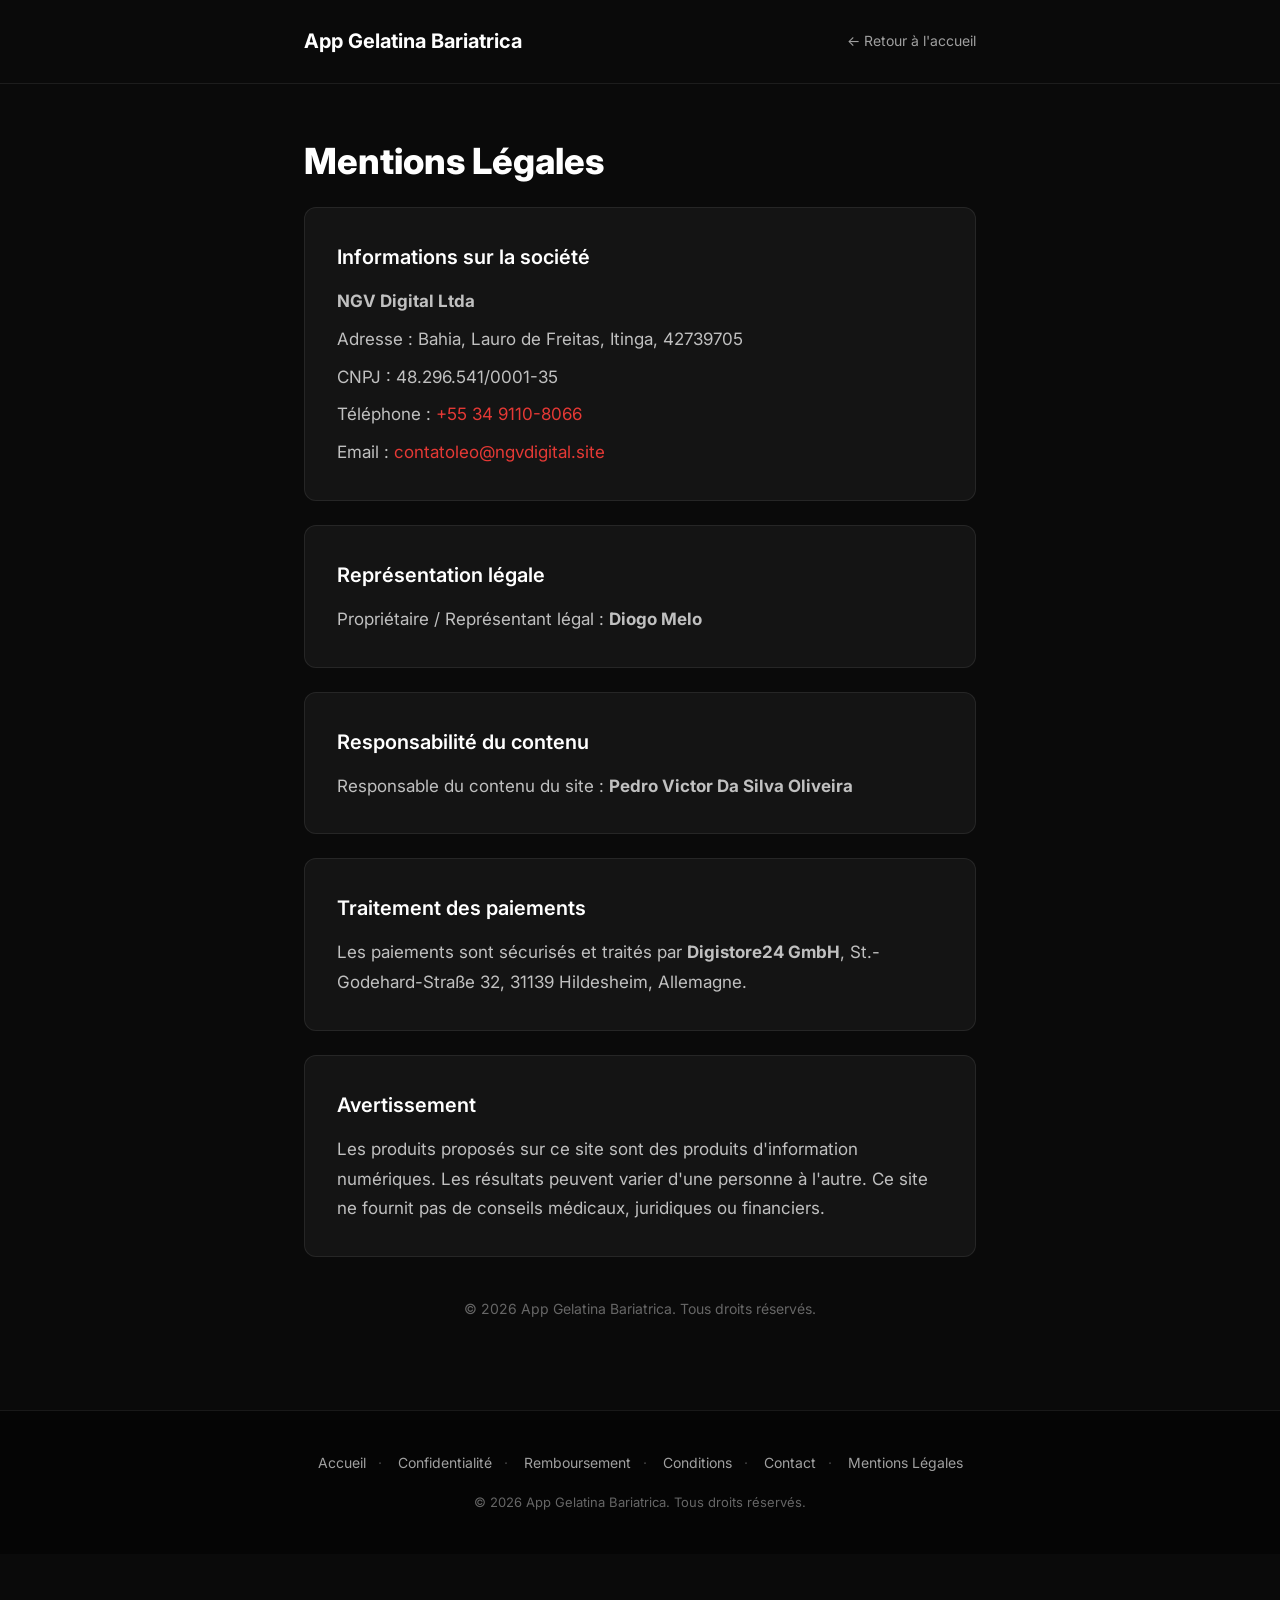
<file: imprint/index.html>
<!DOCTYPE html>
<html lang="fr">
<head>
  <meta charset="UTF-8">
  <meta name="viewport" content="width=device-width, initial-scale=1.0">
  <title>Mentions Legales - App Gelatina Bariatrica</title>
  <link rel="preconnect" href="https://fonts.googleapis.com">
  <link rel="preconnect" href="https://fonts.gstatic.com" crossorigin>
  <link href="https://fonts.googleapis.com/css2?family=Inter:wght@400;500;600;700;800&display=swap" rel="stylesheet">
  <style>
    *, *::before, *::after { margin: 0; padding: 0; box-sizing: border-box; }
    body { background: #0a0a0a; color: #e0e0e0; font-family: 'Inter', -apple-system, BlinkMacSystemFont, "Segoe UI", Roboto, sans-serif; font-size: 17px; line-height: 1.75; -webkit-font-smoothing: antialiased; }
    a { color: #e53935; text-decoration: none; }
    a:hover { color: #ff5252; }
    .container { max-width: 720px; margin: 0 auto; padding: 0 24px; }
    header { padding: 24px 0; border-bottom: 1px solid rgba(255,255,255,0.08); }
    header .container { display: flex; align-items: center; justify-content: space-between; }
    header .logo { font-size: 20px; font-weight: 700; color: #ffffff; }
    header .back-link { font-size: 14px; color: #a0a0a0; }
    header .back-link:hover { color: #e53935; }
    .page-content { padding: 56px 0 72px; }
    .page-content h1 { font-size: 36px; font-weight: 800; line-height: 1.2; margin-bottom: 16px; color: #ffffff; }
    .page-content p { margin-bottom: 16px; color: #c0c0c0; }
    .page-content ul { margin: 12px 0 20px 24px; color: #c0c0c0; }
    .page-content ul li { padding: 4px 0; line-height: 1.7; }
    .card { background: #141414; border: 1px solid rgba(255,255,255,0.08); border-radius: 12px; padding: 32px; margin: 24px 0; }
    .card h3 { font-size: 20px; font-weight: 600; margin-bottom: 12px; color: #ffffff; }
    .card p { margin-bottom: 8px; }
    .card p:last-child { margin-bottom: 0; }
    footer { background: #050505; border-top: 1px solid rgba(255,255,255,0.08); color: #888; padding: 40px 0; text-align: center; font-size: 14px; }
    footer .footer-links { margin-bottom: 16px; }
    footer .footer-links a { color: #a0a0a0; margin: 0 12px; }
    footer .footer-links a:hover { color: #ffffff; }
    footer .footer-links span { color: #444; }
    footer .copyright { color: #666; font-size: 13px; }
    @media (max-width: 640px) { body { font-size: 16px; } .page-content h1 { font-size: 28px; } .page-content { padding: 40px 0 56px; } .container { padding: 0 20px; } .card { padding: 24px; } }
  </style>
</head>
<body>
  <header>
    <div class="container">
      <span class="logo">App Gelatina Bariatrica</span>
      <a href="/app-gelatina-bariatrique/" class="back-link">&larr; Retour &agrave; l'accueil</a>
    </div>
  </header>
  <div class="page-content">
    <div class="container">
      <h1>Mentions L&eacute;gales</h1>

      <div class="card">
        <h3>Informations sur la soci&eacute;t&eacute;</h3>
        <p><strong>NGV Digital Ltda</strong></p>
        <p>Adresse&nbsp;: Bahia, Lauro de Freitas, Itinga, 42739705</p>
        <p>CNPJ&nbsp;: 48.296.541/0001-35</p>
        <p>T&eacute;l&eacute;phone&nbsp;: <a href="tel:+5534911080066">+55 34 9110-8066</a></p>
        <p>Email&nbsp;: <a href="mailto:contatoleo@ngvdigital.site">contatoleo@ngvdigital.site</a></p>
      </div>

      <div class="card">
        <h3>Repr&eacute;sentation l&eacute;gale</h3>
        <p>Propri&eacute;taire / Repr&eacute;sentant l&eacute;gal&nbsp;: <strong>Diogo Melo</strong></p>
      </div>

      <div class="card">
        <h3>Responsabilit&eacute; du contenu</h3>
        <p>Responsable du contenu du site&nbsp;: <strong>Pedro Victor Da Silva Oliveira</strong></p>
      </div>

      <div class="card">
        <h3>Traitement des paiements</h3>
        <p>Les paiements sont s&eacute;curis&eacute;s et trait&eacute;s par <strong>Digistore24 GmbH</strong>, St.-Godehard-Stra&szlig;e 32, 31139 Hildesheim, Allemagne.</p>
      </div>

      <div class="card">
        <h3>Avertissement</h3>
        <p>Les produits propos&eacute;s sur ce site sont des produits d'information num&eacute;riques. Les r&eacute;sultats peuvent varier d'une personne &agrave; l'autre. Ce site ne fournit pas de conseils m&eacute;dicaux, juridiques ou financiers.</p>
      </div>

      <p style="text-align: center; color: #666; margin-top: 40px; font-size: 14px;">&copy; 2026 App Gelatina Bariatrica. Tous droits r&eacute;serv&eacute;s.</p>
    </div>
  </div>
  <footer>
    <div class="container">
      <div class="footer-links">
        <a href="/app-gelatina-bariatrique/">Accueil</a><span>&middot;</span>
        <a href="/privacy-policy/">Confidentialit&eacute;</a><span>&middot;</span>
        <a href="/refund-policy/">Remboursement</a><span>&middot;</span>
        <a href="/terms-of-use/">Conditions</a><span>&middot;</span>
        <a href="/contact/">Contact</a><span>&middot;</span>
        <a href="/imprint/">Mentions L&eacute;gales</a>
      </div>
      <p class="copyright">&copy; 2026 App Gelatina Bariatrica. Tous droits r&eacute;serv&eacute;s.</p>
    </div>
  </footer>
<div style="text-align: center; padding: 24px 0;">
  <script type="text/javascript" src="https://www.digistore24.com/trusted-badge/44515/IsTMGRlnqYpnh4k/salespage"></script>
</div>
</body>
</html>
</file>
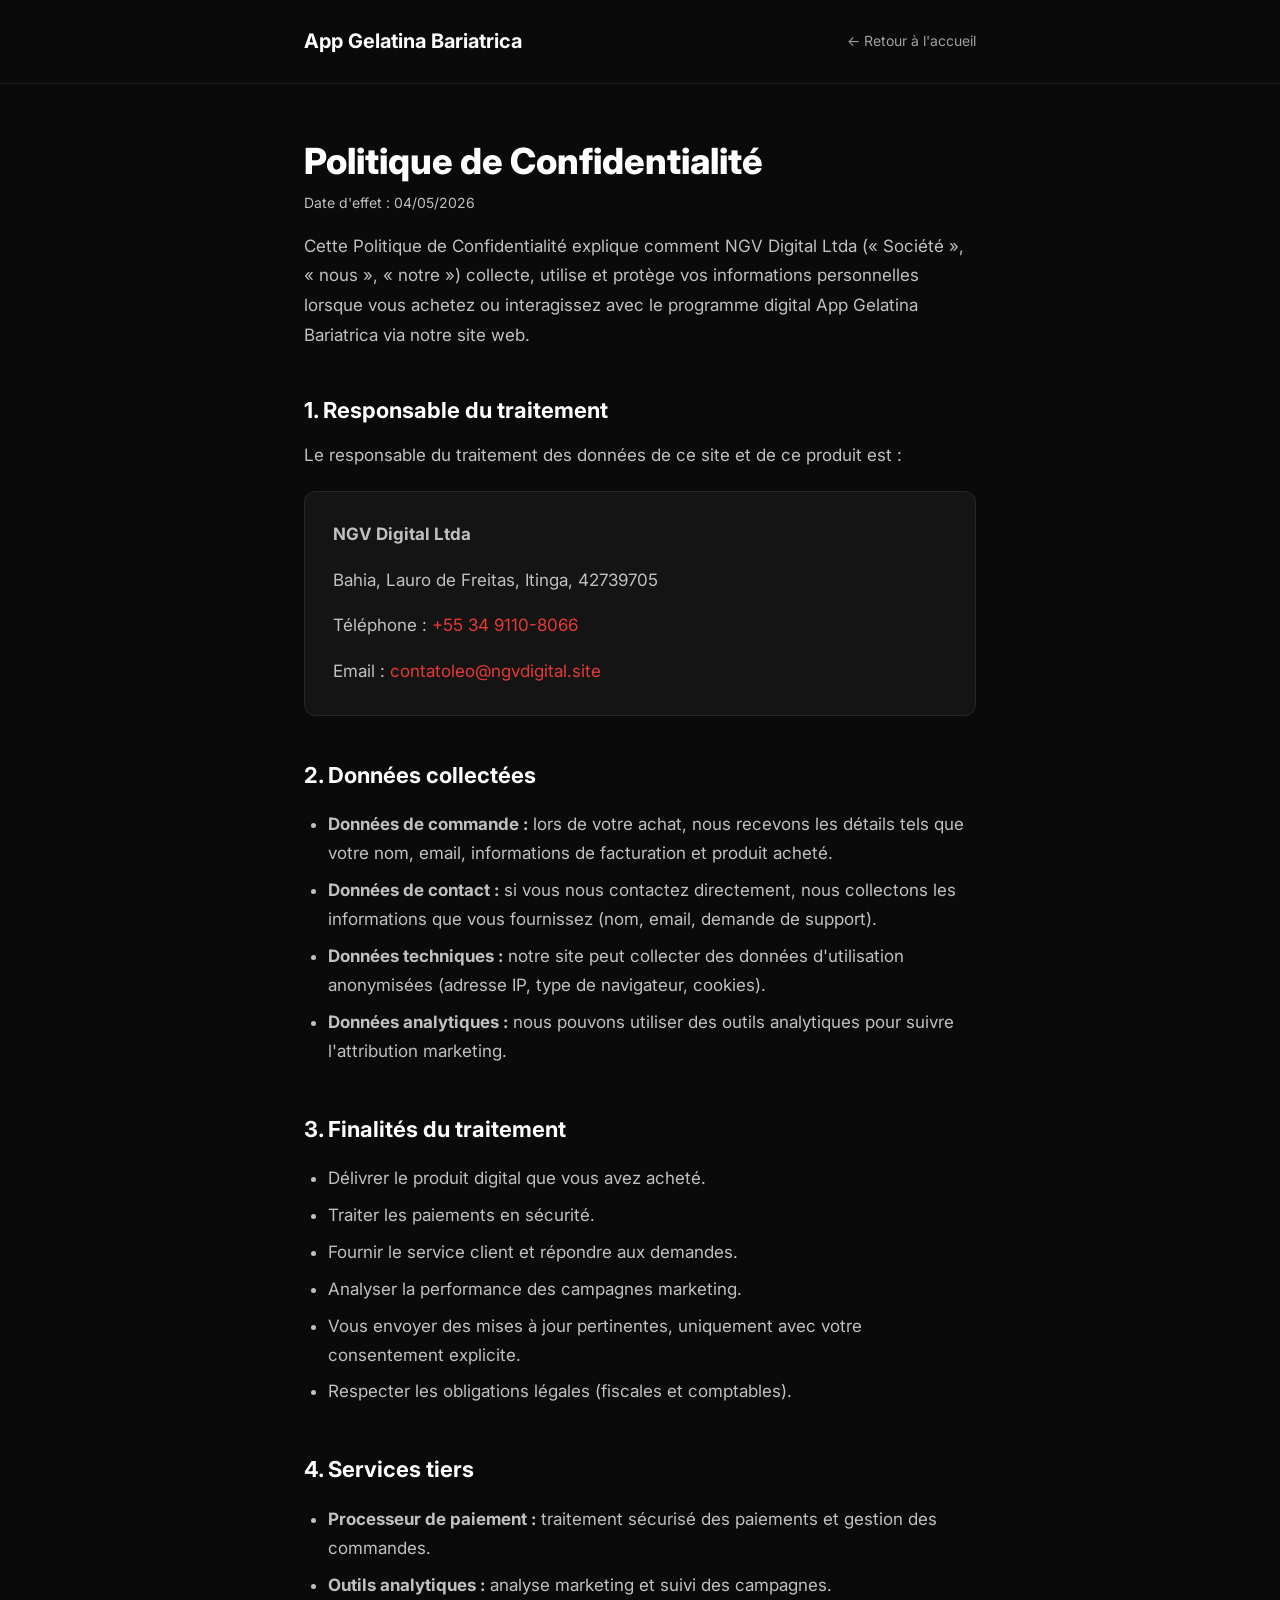
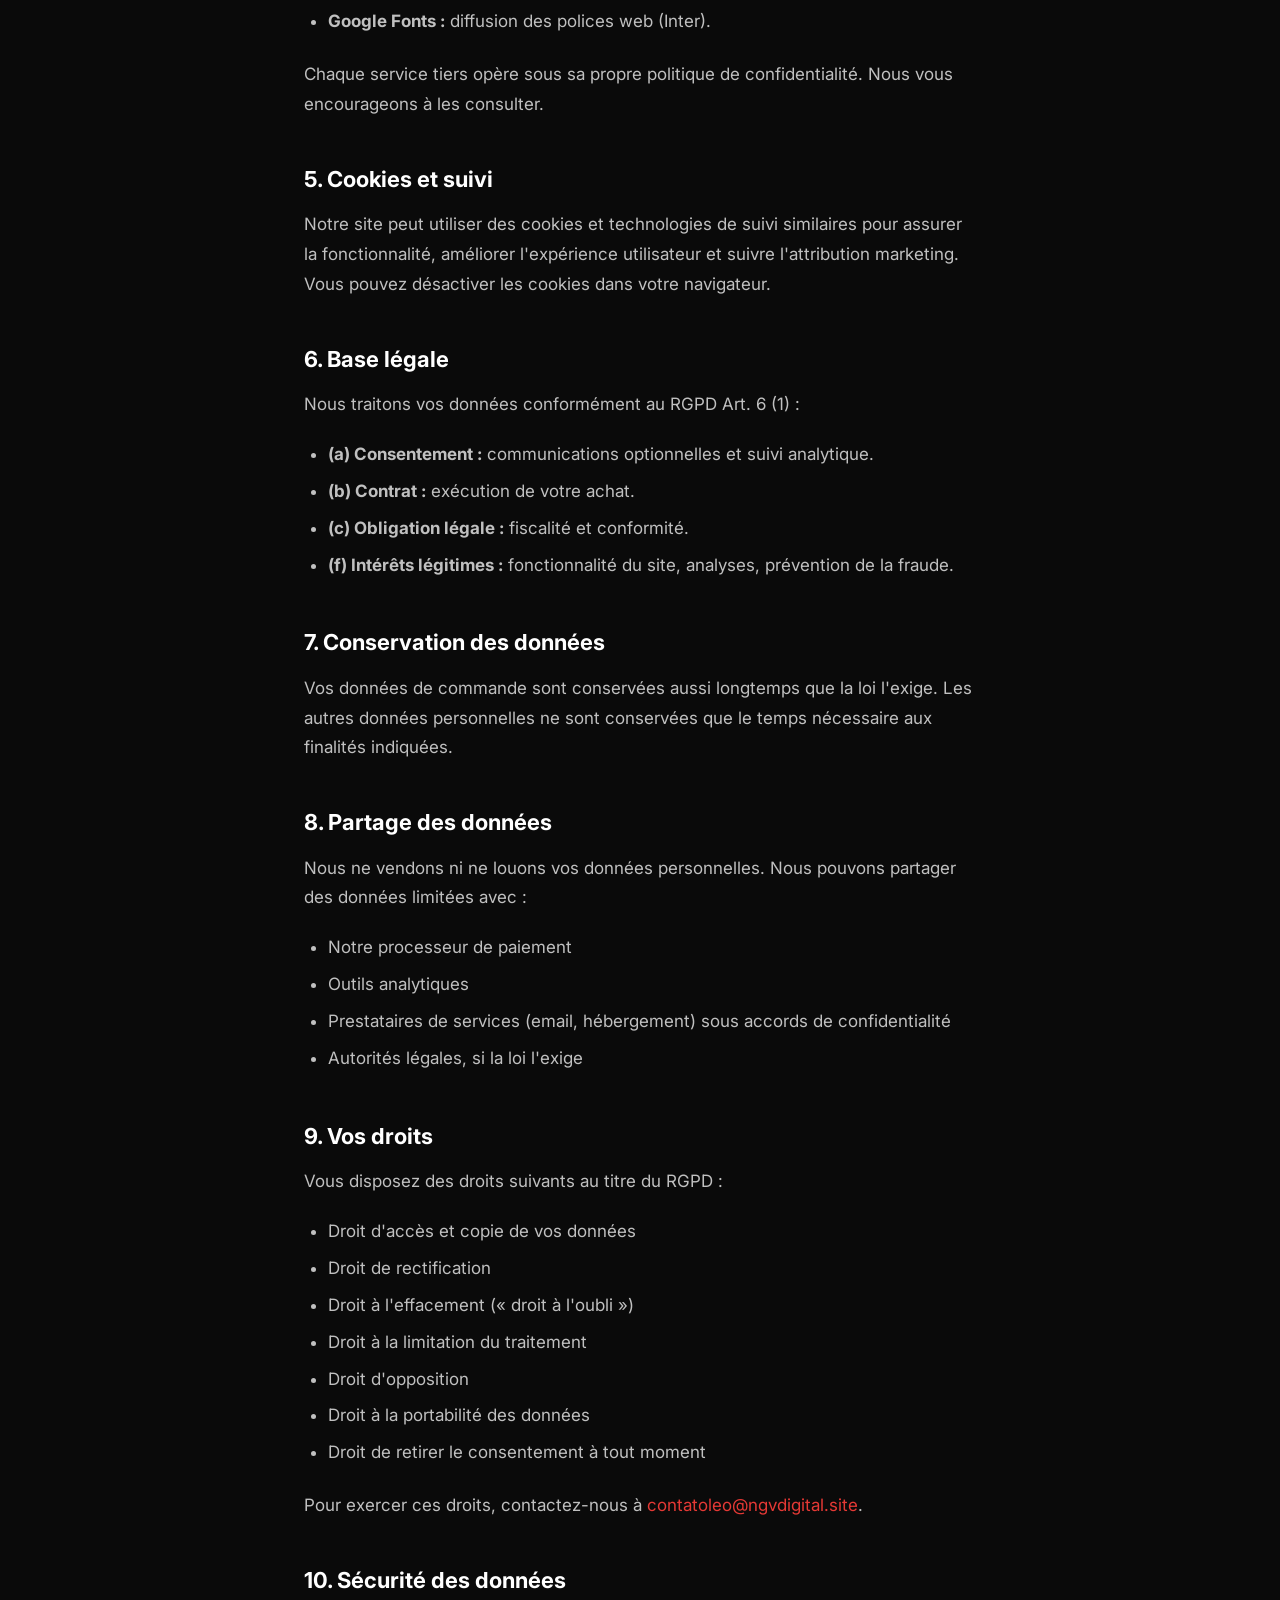
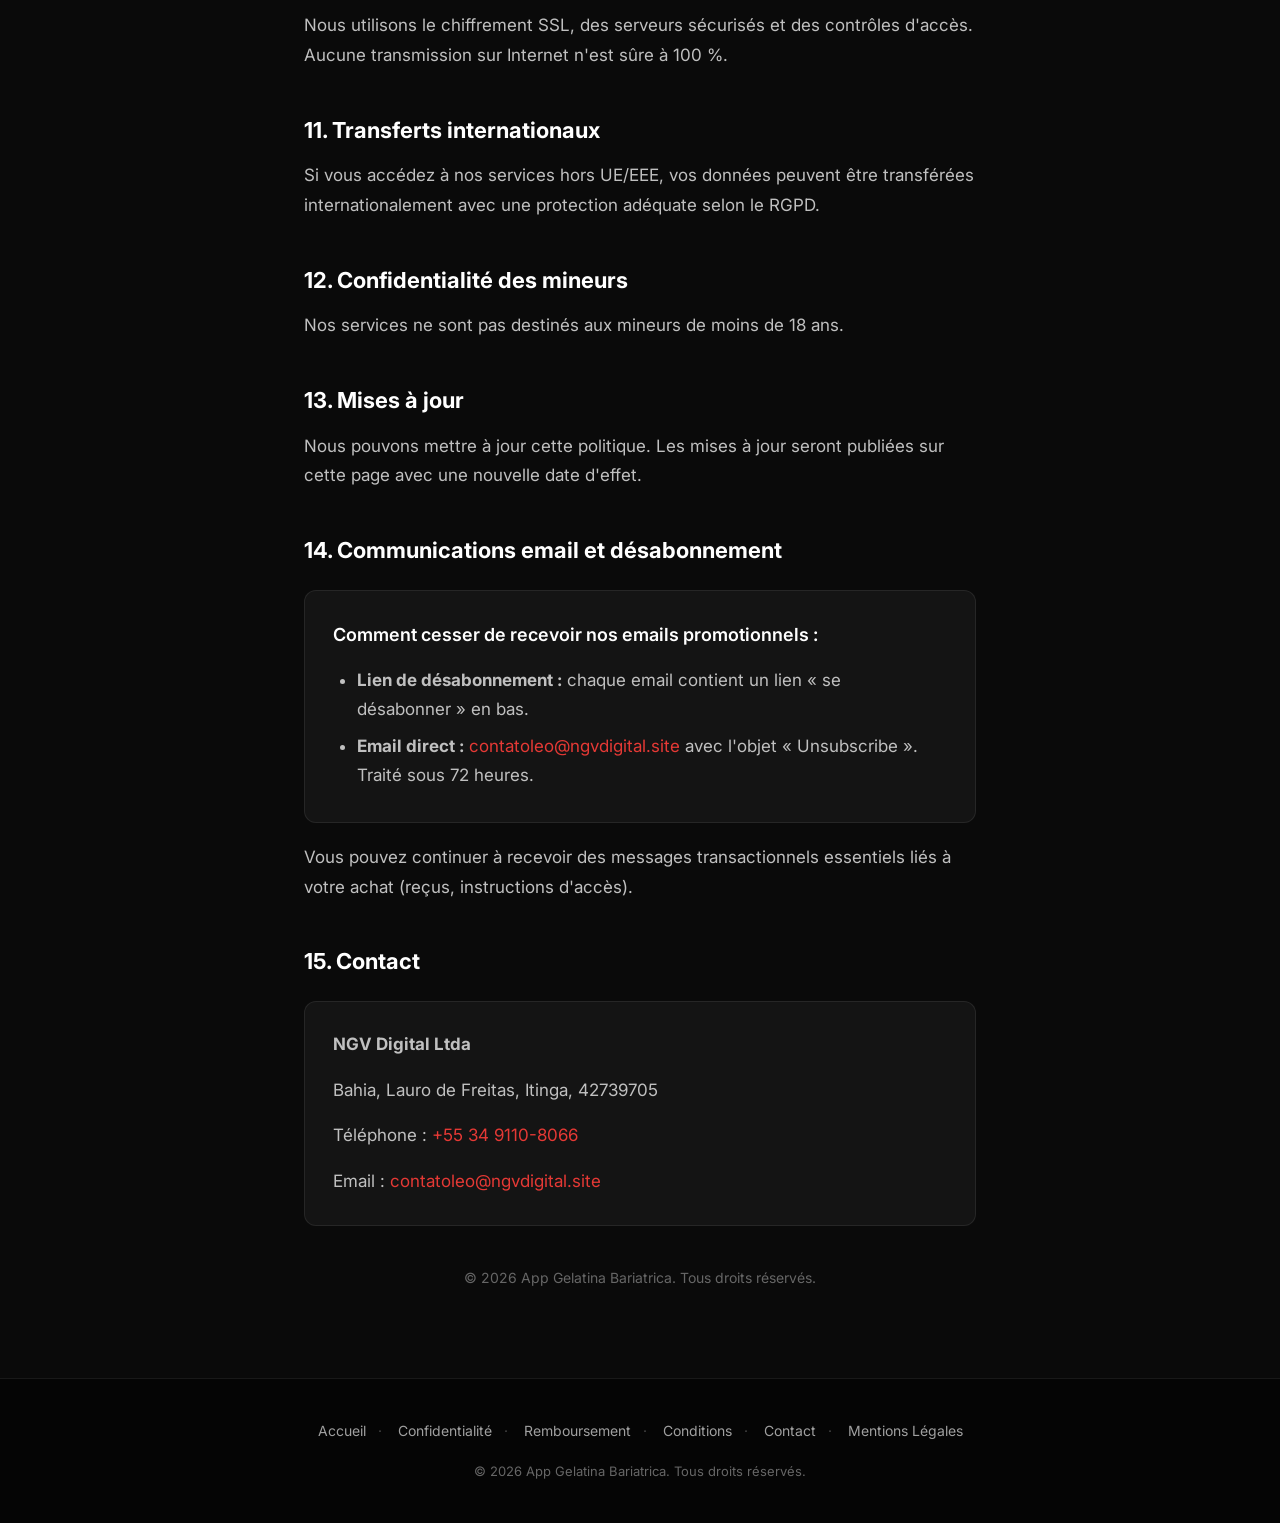
<file: privacy-policy-PF/index.html>
<!DOCTYPE html>
<html lang="fr">
<head>
  <meta charset="UTF-8">
  <meta name="viewport" content="width=device-width, initial-scale=1.0">
  <title>Politique de Confidentialite - App Gelatina Bariatrica</title>
  <link rel="preconnect" href="https://fonts.googleapis.com">
  <link rel="preconnect" href="https://fonts.gstatic.com" crossorigin>
  <link href="https://fonts.googleapis.com/css2?family=Inter:wght@400;500;600;700;800&display=swap" rel="stylesheet">
  <style>
    *, *::before, *::after { margin: 0; padding: 0; box-sizing: border-box; }
    body { background: #0a0a0a; color: #e0e0e0; font-family: 'Inter', -apple-system, BlinkMacSystemFont, "Segoe UI", Roboto, sans-serif; font-size: 17px; line-height: 1.75; -webkit-font-smoothing: antialiased; }
    a { color: #e53935; text-decoration: none; }
    a:hover { color: #ff5252; }
    .container { max-width: 720px; margin: 0 auto; padding: 0 24px; }
    header { padding: 24px 0; border-bottom: 1px solid rgba(255,255,255,0.08); }
    header .container { display: flex; align-items: center; justify-content: space-between; }
    header .logo { font-size: 20px; font-weight: 700; color: #ffffff; }
    header .back-link { font-size: 14px; color: #a0a0a0; }
    header .back-link:hover { color: #e53935; }
    .page-content { padding: 56px 0 72px; }
    .page-content h1 { font-size: 36px; font-weight: 800; line-height: 1.2; margin-bottom: 8px; color: #ffffff; }
    .effective-date { font-size: 14px; color: #666666; margin-bottom: 32px; }
    .page-content h2 { font-size: 22px; font-weight: 700; margin-top: 40px; margin-bottom: 12px; color: #ffffff; }
    .page-content p { margin-bottom: 16px; color: #c0c0c0; }
    .page-content ul { margin: 12px 0 20px 24px; color: #c0c0c0; }
    .page-content ul li { padding: 4px 0; line-height: 1.7; }
    .card { background: #141414; border: 1px solid rgba(255,255,255,0.08); border-radius: 12px; padding: 28px; margin: 20px 0; }
    .card h3 { font-size: 18px; font-weight: 600; margin-bottom: 12px; color: #ffffff; }
    .card p:last-child, .card ul:last-child { margin-bottom: 0; }
    footer { background: #050505; border-top: 1px solid rgba(255,255,255,0.08); color: #888; padding: 40px 0; text-align: center; font-size: 14px; }
    footer .footer-links { margin-bottom: 16px; }
    footer .footer-links a { color: #a0a0a0; margin: 0 12px; }
    footer .footer-links a:hover { color: #ffffff; }
    footer .footer-links span { color: #444; }
    footer .copyright { color: #666; font-size: 13px; }
    @media (max-width: 640px) { body { font-size: 16px; } .page-content h1 { font-size: 28px; } .page-content h2 { font-size: 20px; } .page-content { padding: 40px 0 56px; } .container { padding: 0 20px; } }
  </style>
</head>
<body>
  <header>
    <div class="container">
      <span class="logo">App Gelatina Bariatrica</span>
      <a href="/app-gelatina-bariatrique-PF/" class="back-link">&larr; Retour &agrave; l'accueil</a>
    </div>
  </header>
  <div class="page-content">
    <div class="container">
      <h1>Politique de Confidentialit&eacute;</h1>
      <p class="effective-date">Date d'effet&nbsp;: 04/05/2026</p>

      <p>Cette Politique de Confidentialit&eacute; explique comment NGV Digital Ltda (&laquo;&nbsp;Soci&eacute;t&eacute;&nbsp;&raquo;, &laquo;&nbsp;nous&nbsp;&raquo;, &laquo;&nbsp;notre&nbsp;&raquo;) collecte, utilise et prot&egrave;ge vos informations personnelles lorsque vous achetez ou interagissez avec le programme digital App Gelatina Bariatrica via notre site web.</p>

      <h2>1. Responsable du traitement</h2>
      <p>Le responsable du traitement des donn&eacute;es de ce site et de ce produit est&nbsp;:</p>
      <div class="card">
        <p><strong>NGV Digital Ltda</strong></p>
        <p>Bahia, Lauro de Freitas, Itinga, 42739705</p>
        <p>T&eacute;l&eacute;phone&nbsp;: <a href="tel:+5534911080066">+55 34 9110-8066</a></p>
        <p>Email&nbsp;: <a href="mailto:contatoleo@ngvdigital.site">contatoleo@ngvdigital.site</a></p>
      </div>

      <h2>2. Donn&eacute;es collect&eacute;es</h2>
      <ul>
        <li><strong>Donn&eacute;es de commande&nbsp;:</strong> lors de votre achat, nous recevons les d&eacute;tails tels que votre nom, email, informations de facturation et produit achet&eacute;.</li>
        <li><strong>Donn&eacute;es de contact&nbsp;:</strong> si vous nous contactez directement, nous collectons les informations que vous fournissez (nom, email, demande de support).</li>
        <li><strong>Donn&eacute;es techniques&nbsp;:</strong> notre site peut collecter des donn&eacute;es d'utilisation anonymis&eacute;es (adresse IP, type de navigateur, cookies).</li>
        <li><strong>Donn&eacute;es analytiques&nbsp;:</strong> nous pouvons utiliser des outils analytiques pour suivre l'attribution marketing.</li>
      </ul>

      <h2>3. Finalit&eacute;s du traitement</h2>
      <ul>
        <li>D&eacute;livrer le produit digital que vous avez achet&eacute;.</li>
        <li>Traiter les paiements en s&eacute;curit&eacute;.</li>
        <li>Fournir le service client et r&eacute;pondre aux demandes.</li>
        <li>Analyser la performance des campagnes marketing.</li>
        <li>Vous envoyer des mises &agrave; jour pertinentes, uniquement avec votre consentement explicite.</li>
        <li>Respecter les obligations l&eacute;gales (fiscales et comptables).</li>
      </ul>

      <h2>4. Services tiers</h2>
      <ul>
        <li><strong>Processeur de paiement&nbsp;:</strong> traitement s&eacute;curis&eacute; des paiements et gestion des commandes.</li>
        <li><strong>Outils analytiques&nbsp;:</strong> analyse marketing et suivi des campagnes.</li>
        <li><strong>Google Fonts&nbsp;:</strong> diffusion des polices web (Inter).</li>
      </ul>
      <p>Chaque service tiers op&egrave;re sous sa propre politique de confidentialit&eacute;. Nous vous encourageons &agrave; les consulter.</p>

      <h2>5. Cookies et suivi</h2>
      <p>Notre site peut utiliser des cookies et technologies de suivi similaires pour assurer la fonctionnalit&eacute;, am&eacute;liorer l'exp&eacute;rience utilisateur et suivre l'attribution marketing. Vous pouvez d&eacute;sactiver les cookies dans votre navigateur.</p>

      <h2>6. Base l&eacute;gale</h2>
      <p>Nous traitons vos donn&eacute;es conform&eacute;ment au RGPD Art. 6 (1)&nbsp;:</p>
      <ul>
        <li><strong>(a) Consentement&nbsp;:</strong> communications optionnelles et suivi analytique.</li>
        <li><strong>(b) Contrat&nbsp;:</strong> ex&eacute;cution de votre achat.</li>
        <li><strong>(c) Obligation l&eacute;gale&nbsp;:</strong> fiscalit&eacute; et conformit&eacute;.</li>
        <li><strong>(f) Int&eacute;r&ecirc;ts l&eacute;gitimes&nbsp;:</strong> fonctionnalit&eacute; du site, analyses, pr&eacute;vention de la fraude.</li>
      </ul>

      <h2>7. Conservation des donn&eacute;es</h2>
      <p>Vos donn&eacute;es de commande sont conserv&eacute;es aussi longtemps que la loi l'exige. Les autres donn&eacute;es personnelles ne sont conserv&eacute;es que le temps n&eacute;cessaire aux finalit&eacute;s indiqu&eacute;es.</p>

      <h2>8. Partage des donn&eacute;es</h2>
      <p>Nous ne vendons ni ne louons vos donn&eacute;es personnelles. Nous pouvons partager des donn&eacute;es limit&eacute;es avec&nbsp;:</p>
      <ul>
        <li>Notre processeur de paiement</li>
        <li>Outils analytiques</li>
        <li>Prestataires de services (email, h&eacute;bergement) sous accords de confidentialit&eacute;</li>
        <li>Autorit&eacute;s l&eacute;gales, si la loi l'exige</li>
      </ul>

      <h2>9. Vos droits</h2>
      <p>Vous disposez des droits suivants au titre du RGPD&nbsp;:</p>
      <ul>
        <li>Droit d'acc&egrave;s et copie de vos donn&eacute;es</li>
        <li>Droit de rectification</li>
        <li>Droit &agrave; l'effacement (&laquo;&nbsp;droit &agrave; l'oubli&nbsp;&raquo;)</li>
        <li>Droit &agrave; la limitation du traitement</li>
        <li>Droit d'opposition</li>
        <li>Droit &agrave; la portabilit&eacute; des donn&eacute;es</li>
        <li>Droit de retirer le consentement &agrave; tout moment</li>
      </ul>
      <p>Pour exercer ces droits, contactez-nous &agrave; <a href="mailto:contatoleo@ngvdigital.site">contatoleo@ngvdigital.site</a>.</p>

      <h2>10. S&eacute;curit&eacute; des donn&eacute;es</h2>
      <p>Nous utilisons le chiffrement SSL, des serveurs s&eacute;curis&eacute;s et des contr&ocirc;les d'acc&egrave;s. Aucune transmission sur Internet n'est s&ucirc;re &agrave; 100&nbsp;%.</p>

      <h2>11. Transferts internationaux</h2>
      <p>Si vous acc&eacute;dez &agrave; nos services hors UE/EEE, vos donn&eacute;es peuvent &ecirc;tre transf&eacute;r&eacute;es internationalement avec une protection ad&eacute;quate selon le RGPD.</p>

      <h2>12. Confidentialit&eacute; des mineurs</h2>
      <p>Nos services ne sont pas destin&eacute;s aux mineurs de moins de 18 ans.</p>

      <h2>13. Mises &agrave; jour</h2>
      <p>Nous pouvons mettre &agrave; jour cette politique. Les mises &agrave; jour seront publi&eacute;es sur cette page avec une nouvelle date d'effet.</p>

      <h2>14. Communications email et d&eacute;sabonnement</h2>
      <div class="card">
        <h3>Comment cesser de recevoir nos emails promotionnels&nbsp;:</h3>
        <ul>
          <li><strong>Lien de d&eacute;sabonnement&nbsp;:</strong> chaque email contient un lien &laquo;&nbsp;se d&eacute;sabonner&nbsp;&raquo; en bas.</li>
          <li><strong>Email direct&nbsp;:</strong> <a href="mailto:contatoleo@ngvdigital.site">contatoleo@ngvdigital.site</a> avec l'objet &laquo;&nbsp;Unsubscribe&nbsp;&raquo;. Trait&eacute; sous 72 heures.</li>
        </ul>
      </div>
      <p>Vous pouvez continuer &agrave; recevoir des messages transactionnels essentiels li&eacute;s &agrave; votre achat (re&ccedil;us, instructions d'acc&egrave;s).</p>

      <h2>15. Contact</h2>
      <div class="card">
        <p><strong>NGV Digital Ltda</strong></p>
        <p>Bahia, Lauro de Freitas, Itinga, 42739705</p>
        <p>T&eacute;l&eacute;phone&nbsp;: <a href="tel:+5534911080066">+55 34 9110-8066</a></p>
        <p>Email&nbsp;: <a href="mailto:contatoleo@ngvdigital.site">contatoleo@ngvdigital.site</a></p>
      </div>

      <p style="text-align: center; color: #666; margin-top: 40px; font-size: 14px;">&copy; 2026 App Gelatina Bariatrica. Tous droits r&eacute;serv&eacute;s.</p>
    </div>
  </div>
  <footer>
    <div class="container">
      <div class="footer-links">
        <a href="/app-gelatina-bariatrique-PF/">Accueil</a><span>&middot;</span>
        <a href="/privacy-policy-PF/">Confidentialit&eacute;</a><span>&middot;</span>
        <a href="/refund-policy-PF/">Remboursement</a><span>&middot;</span>
        <a href="/terms-of-use-PF/">Conditions</a><span>&middot;</span>
        <a href="/contact-PF/">Contact</a><span>&middot;</span>
        <a href="/imprint-PF/">Mentions L&eacute;gales</a>
      </div>
      <p class="copyright">&copy; 2026 App Gelatina Bariatrica. Tous droits r&eacute;serv&eacute;s.</p>
    </div>
  </footer>
</body>
</html>
</file>
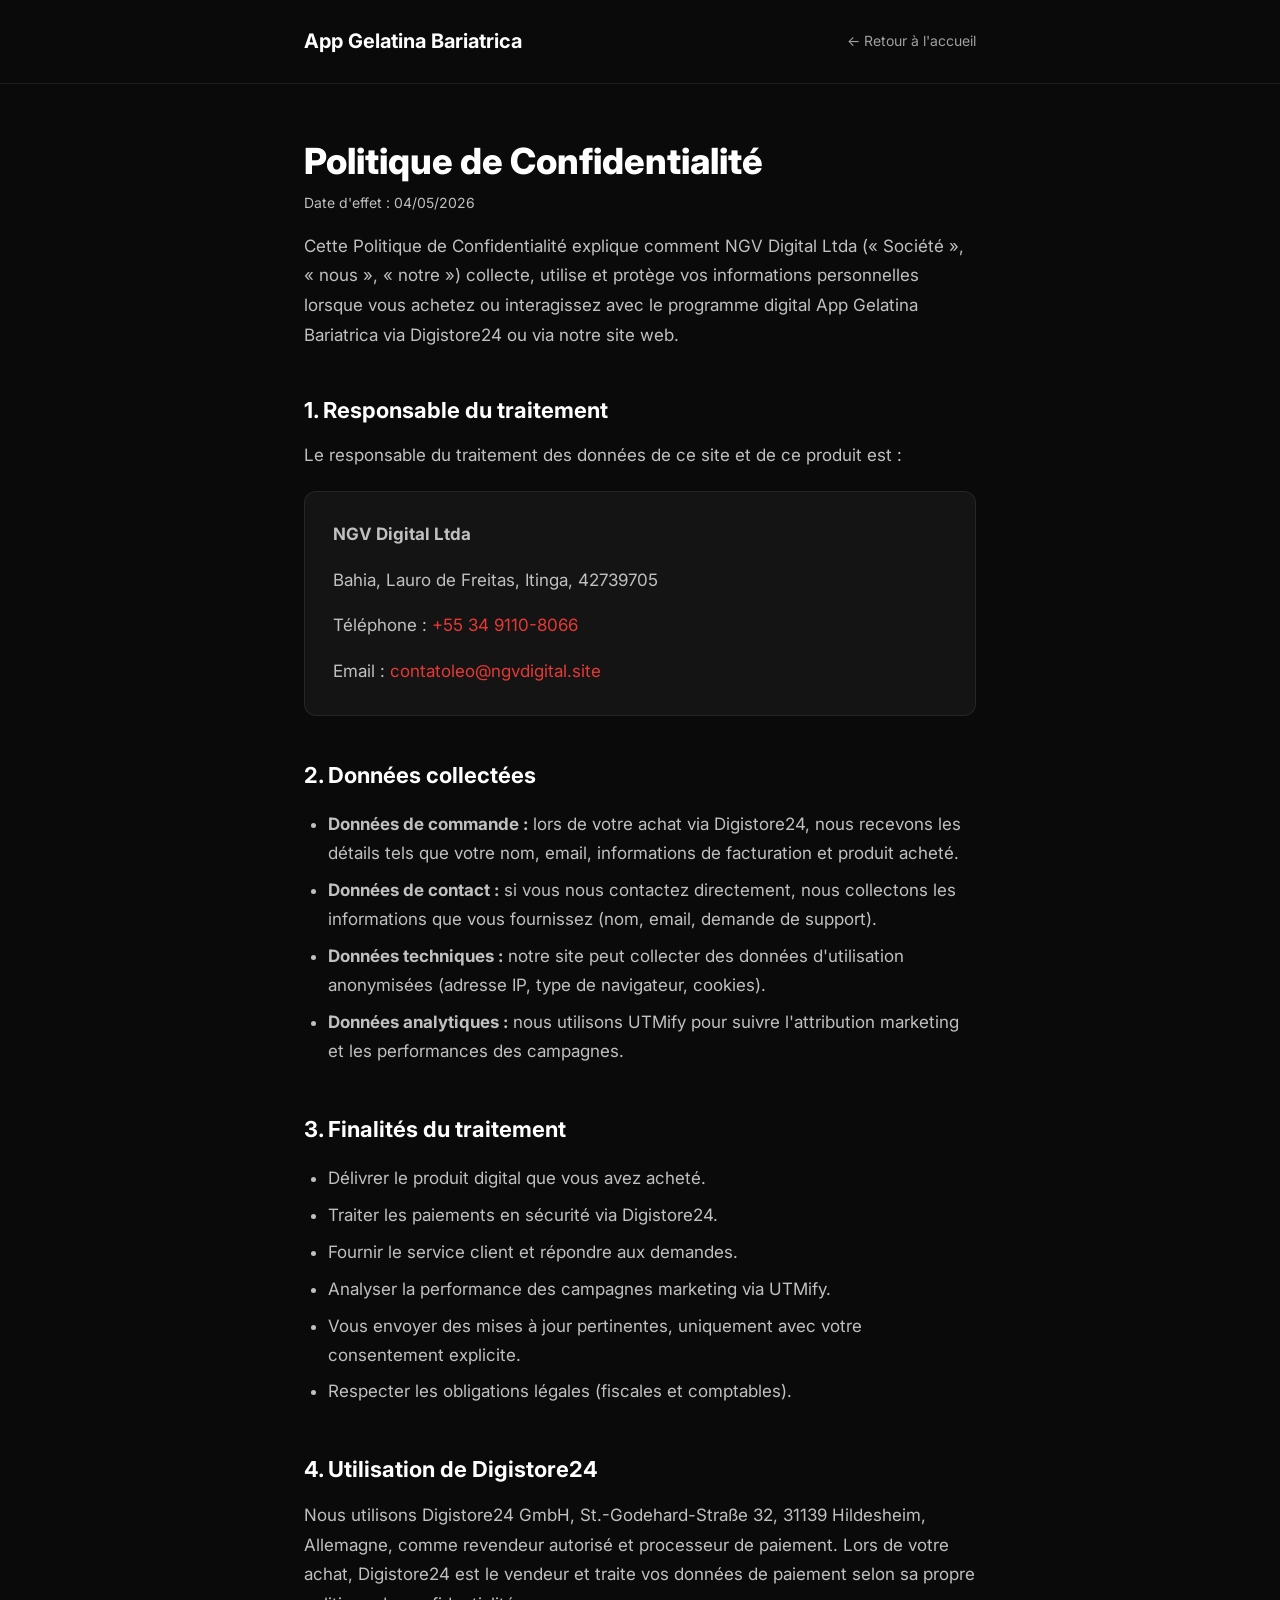
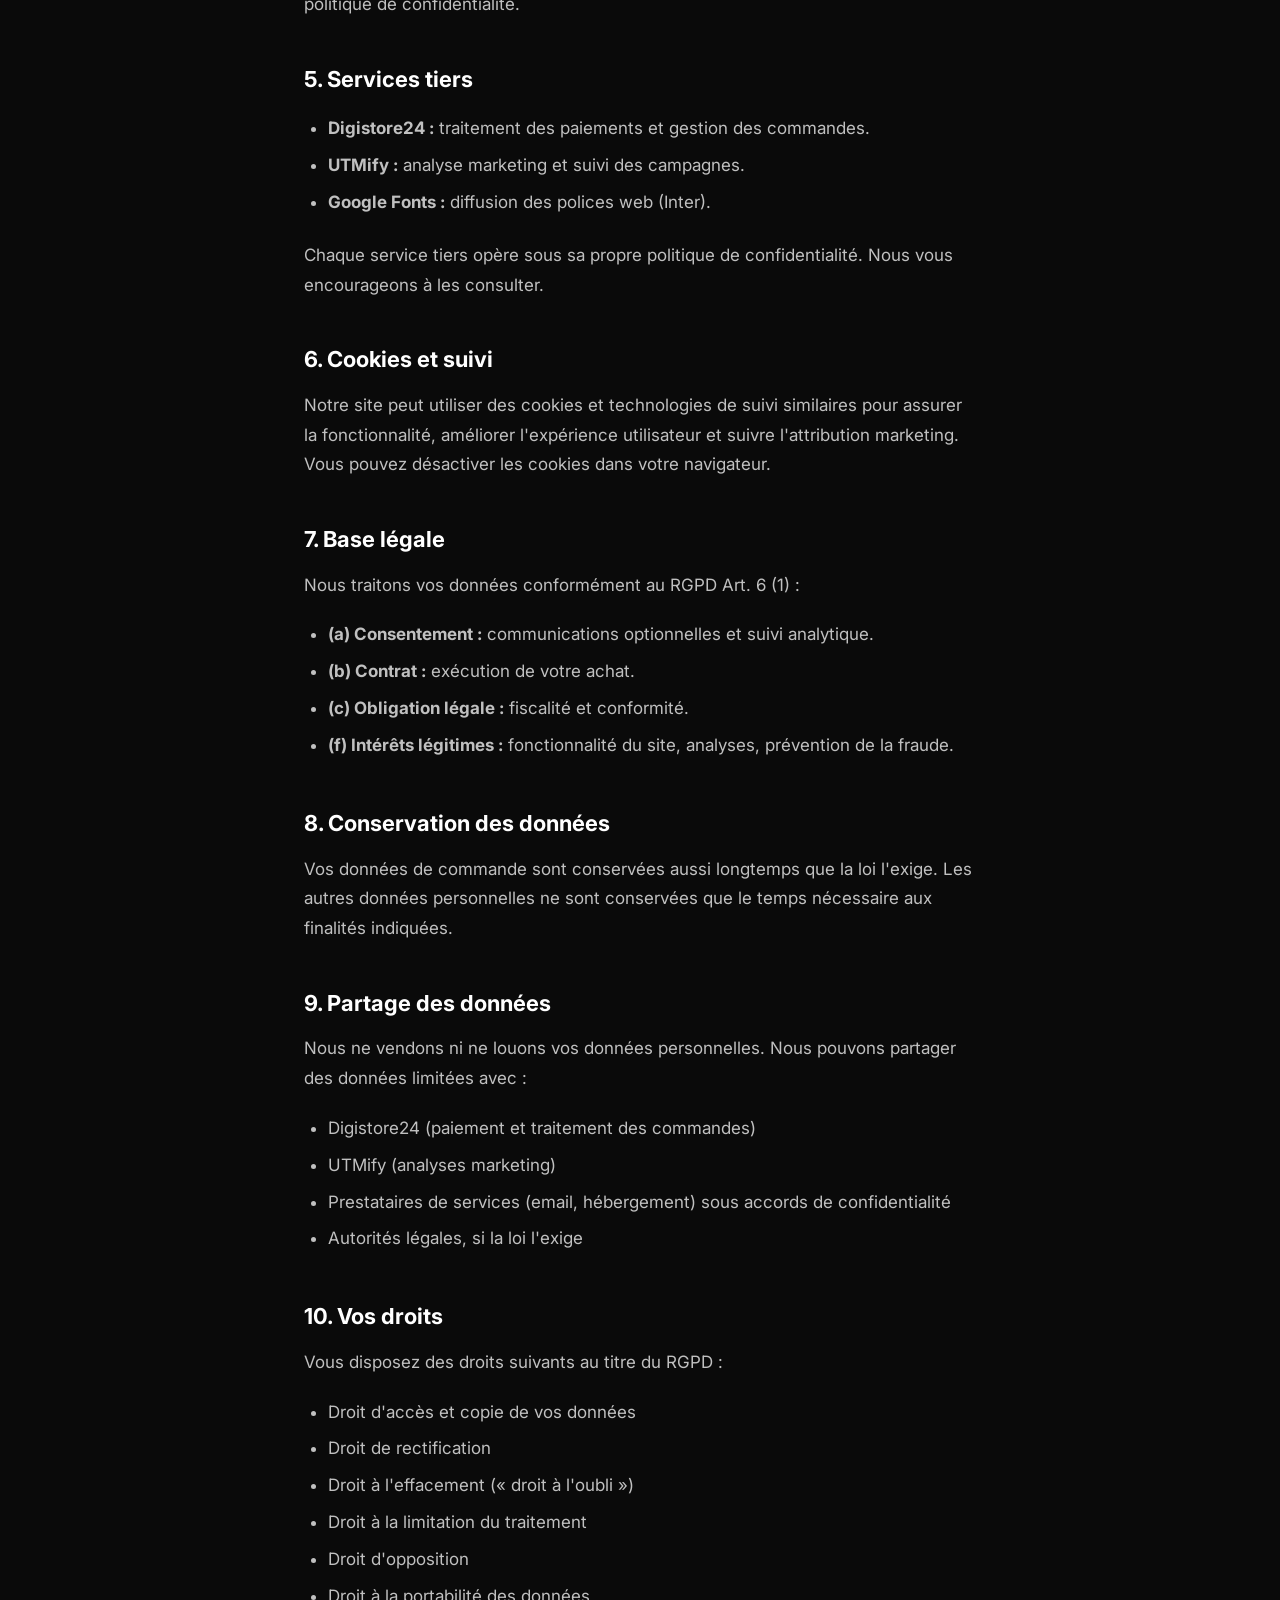
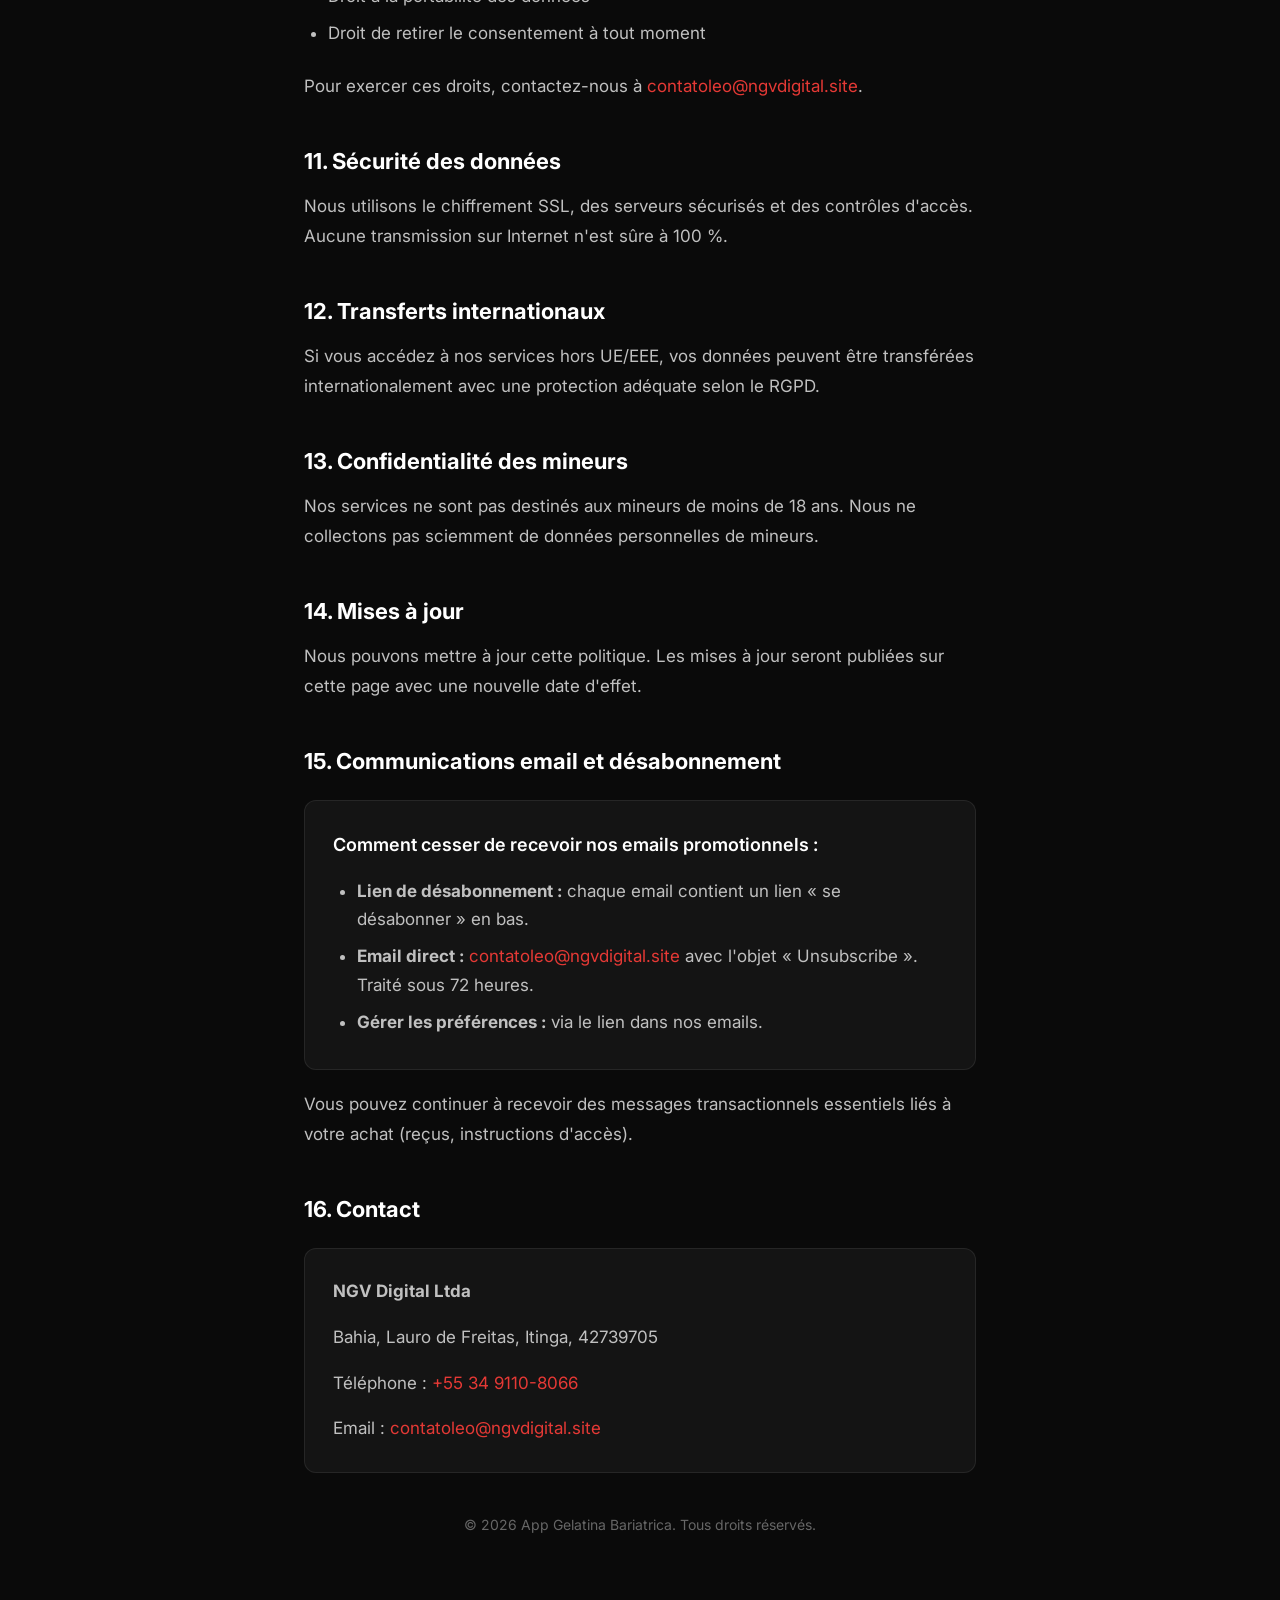
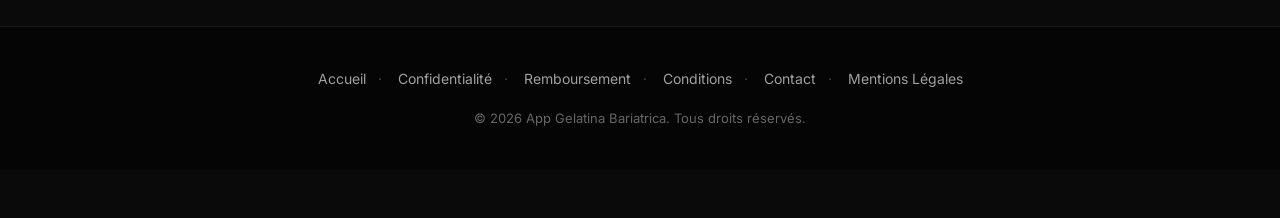
<file: privacy-policy/index.html>
<!DOCTYPE html>
<html lang="fr">
<head>
  <meta charset="UTF-8">
  <meta name="viewport" content="width=device-width, initial-scale=1.0">
  <title>Politique de Confidentialite - App Gelatina Bariatrica</title>
  <link rel="preconnect" href="https://fonts.googleapis.com">
  <link rel="preconnect" href="https://fonts.gstatic.com" crossorigin>
  <link href="https://fonts.googleapis.com/css2?family=Inter:wght@400;500;600;700;800&display=swap" rel="stylesheet">
  <style>
    *, *::before, *::after { margin: 0; padding: 0; box-sizing: border-box; }
    body { background: #0a0a0a; color: #e0e0e0; font-family: 'Inter', -apple-system, BlinkMacSystemFont, "Segoe UI", Roboto, sans-serif; font-size: 17px; line-height: 1.75; -webkit-font-smoothing: antialiased; }
    a { color: #e53935; text-decoration: none; }
    a:hover { color: #ff5252; }
    .container { max-width: 720px; margin: 0 auto; padding: 0 24px; }
    header { padding: 24px 0; border-bottom: 1px solid rgba(255,255,255,0.08); }
    header .container { display: flex; align-items: center; justify-content: space-between; }
    header .logo { font-size: 20px; font-weight: 700; color: #ffffff; }
    header .back-link { font-size: 14px; color: #a0a0a0; }
    header .back-link:hover { color: #e53935; }
    .page-content { padding: 56px 0 72px; }
    .page-content h1 { font-size: 36px; font-weight: 800; line-height: 1.2; margin-bottom: 8px; color: #ffffff; }
    .effective-date { font-size: 14px; color: #666666; margin-bottom: 32px; }
    .page-content h2 { font-size: 22px; font-weight: 700; margin-top: 40px; margin-bottom: 12px; color: #ffffff; }
    .page-content p { margin-bottom: 16px; color: #c0c0c0; }
    .page-content ul { margin: 12px 0 20px 24px; color: #c0c0c0; }
    .page-content ul li { padding: 4px 0; line-height: 1.7; }
    .card { background: #141414; border: 1px solid rgba(255,255,255,0.08); border-radius: 12px; padding: 28px; margin: 20px 0; }
    .card h3 { font-size: 18px; font-weight: 600; margin-bottom: 12px; color: #ffffff; }
    .card p:last-child, .card ul:last-child { margin-bottom: 0; }
    footer { background: #050505; border-top: 1px solid rgba(255,255,255,0.08); color: #888; padding: 40px 0; text-align: center; font-size: 14px; }
    footer .footer-links { margin-bottom: 16px; }
    footer .footer-links a { color: #a0a0a0; margin: 0 12px; }
    footer .footer-links a:hover { color: #ffffff; }
    footer .footer-links span { color: #444; }
    footer .copyright { color: #666; font-size: 13px; }
    @media (max-width: 640px) { body { font-size: 16px; } .page-content h1 { font-size: 28px; } .page-content h2 { font-size: 20px; } .page-content { padding: 40px 0 56px; } .container { padding: 0 20px; } }
  </style>
</head>
<body>
  <header>
    <div class="container">
      <span class="logo">App Gelatina Bariatrica</span>
      <a href="/app-gelatina-bariatrique/" class="back-link">&larr; Retour &agrave; l'accueil</a>
    </div>
  </header>
  <div class="page-content">
    <div class="container">
      <h1>Politique de Confidentialit&eacute;</h1>
      <p class="effective-date">Date d'effet&nbsp;: 04/05/2026</p>

      <p>Cette Politique de Confidentialit&eacute; explique comment NGV Digital Ltda (&laquo;&nbsp;Soci&eacute;t&eacute;&nbsp;&raquo;, &laquo;&nbsp;nous&nbsp;&raquo;, &laquo;&nbsp;notre&nbsp;&raquo;) collecte, utilise et prot&egrave;ge vos informations personnelles lorsque vous achetez ou interagissez avec le programme digital App Gelatina Bariatrica via Digistore24 ou via notre site web.</p>

      <h2>1. Responsable du traitement</h2>
      <p>Le responsable du traitement des donn&eacute;es de ce site et de ce produit est&nbsp;:</p>
      <div class="card">
        <p><strong>NGV Digital Ltda</strong></p>
        <p>Bahia, Lauro de Freitas, Itinga, 42739705</p>
        <p>T&eacute;l&eacute;phone&nbsp;: <a href="tel:+5534911080066">+55 34 9110-8066</a></p>
        <p>Email&nbsp;: <a href="mailto:contatoleo@ngvdigital.site">contatoleo@ngvdigital.site</a></p>
      </div>

      <h2>2. Donn&eacute;es collect&eacute;es</h2>
      <ul>
        <li><strong>Donn&eacute;es de commande&nbsp;:</strong> lors de votre achat via Digistore24, nous recevons les d&eacute;tails tels que votre nom, email, informations de facturation et produit achet&eacute;.</li>
        <li><strong>Donn&eacute;es de contact&nbsp;:</strong> si vous nous contactez directement, nous collectons les informations que vous fournissez (nom, email, demande de support).</li>
        <li><strong>Donn&eacute;es techniques&nbsp;:</strong> notre site peut collecter des donn&eacute;es d'utilisation anonymis&eacute;es (adresse IP, type de navigateur, cookies).</li>
        <li><strong>Donn&eacute;es analytiques&nbsp;:</strong> nous utilisons UTMify pour suivre l'attribution marketing et les performances des campagnes.</li>
      </ul>

      <h2>3. Finalit&eacute;s du traitement</h2>
      <ul>
        <li>D&eacute;livrer le produit digital que vous avez achet&eacute;.</li>
        <li>Traiter les paiements en s&eacute;curit&eacute; via Digistore24.</li>
        <li>Fournir le service client et r&eacute;pondre aux demandes.</li>
        <li>Analyser la performance des campagnes marketing via UTMify.</li>
        <li>Vous envoyer des mises &agrave; jour pertinentes, uniquement avec votre consentement explicite.</li>
        <li>Respecter les obligations l&eacute;gales (fiscales et comptables).</li>
      </ul>

      <h2>4. Utilisation de Digistore24</h2>
      <p>Nous utilisons Digistore24 GmbH, St.-Godehard-Stra&szlig;e 32, 31139 Hildesheim, Allemagne, comme revendeur autoris&eacute; et processeur de paiement. Lors de votre achat, Digistore24 est le vendeur et traite vos donn&eacute;es de paiement selon sa propre politique de confidentialit&eacute;.</p>

      <h2>5. Services tiers</h2>
      <ul>
        <li><strong>Digistore24&nbsp;:</strong> traitement des paiements et gestion des commandes.</li>
        <li><strong>UTMify&nbsp;:</strong> analyse marketing et suivi des campagnes.</li>
        <li><strong>Google Fonts&nbsp;:</strong> diffusion des polices web (Inter).</li>
      </ul>
      <p>Chaque service tiers op&egrave;re sous sa propre politique de confidentialit&eacute;. Nous vous encourageons &agrave; les consulter.</p>

      <h2>6. Cookies et suivi</h2>
      <p>Notre site peut utiliser des cookies et technologies de suivi similaires pour assurer la fonctionnalit&eacute;, am&eacute;liorer l'exp&eacute;rience utilisateur et suivre l'attribution marketing. Vous pouvez d&eacute;sactiver les cookies dans votre navigateur.</p>

      <h2>7. Base l&eacute;gale</h2>
      <p>Nous traitons vos donn&eacute;es conform&eacute;ment au RGPD Art. 6 (1)&nbsp;:</p>
      <ul>
        <li><strong>(a) Consentement&nbsp;:</strong> communications optionnelles et suivi analytique.</li>
        <li><strong>(b) Contrat&nbsp;:</strong> ex&eacute;cution de votre achat.</li>
        <li><strong>(c) Obligation l&eacute;gale&nbsp;:</strong> fiscalit&eacute; et conformit&eacute;.</li>
        <li><strong>(f) Int&eacute;r&ecirc;ts l&eacute;gitimes&nbsp;:</strong> fonctionnalit&eacute; du site, analyses, pr&eacute;vention de la fraude.</li>
      </ul>

      <h2>8. Conservation des donn&eacute;es</h2>
      <p>Vos donn&eacute;es de commande sont conserv&eacute;es aussi longtemps que la loi l'exige. Les autres donn&eacute;es personnelles ne sont conserv&eacute;es que le temps n&eacute;cessaire aux finalit&eacute;s indiqu&eacute;es.</p>

      <h2>9. Partage des donn&eacute;es</h2>
      <p>Nous ne vendons ni ne louons vos donn&eacute;es personnelles. Nous pouvons partager des donn&eacute;es limit&eacute;es avec&nbsp;:</p>
      <ul>
        <li>Digistore24 (paiement et traitement des commandes)</li>
        <li>UTMify (analyses marketing)</li>
        <li>Prestataires de services (email, h&eacute;bergement) sous accords de confidentialit&eacute;</li>
        <li>Autorit&eacute;s l&eacute;gales, si la loi l'exige</li>
      </ul>

      <h2>10. Vos droits</h2>
      <p>Vous disposez des droits suivants au titre du RGPD&nbsp;:</p>
      <ul>
        <li>Droit d'acc&egrave;s et copie de vos donn&eacute;es</li>
        <li>Droit de rectification</li>
        <li>Droit &agrave; l'effacement (&laquo;&nbsp;droit &agrave; l'oubli&nbsp;&raquo;)</li>
        <li>Droit &agrave; la limitation du traitement</li>
        <li>Droit d'opposition</li>
        <li>Droit &agrave; la portabilit&eacute; des donn&eacute;es</li>
        <li>Droit de retirer le consentement &agrave; tout moment</li>
      </ul>
      <p>Pour exercer ces droits, contactez-nous &agrave; <a href="mailto:contatoleo@ngvdigital.site">contatoleo@ngvdigital.site</a>.</p>

      <h2>11. S&eacute;curit&eacute; des donn&eacute;es</h2>
      <p>Nous utilisons le chiffrement SSL, des serveurs s&eacute;curis&eacute;s et des contr&ocirc;les d'acc&egrave;s. Aucune transmission sur Internet n'est s&ucirc;re &agrave; 100&nbsp;%.</p>

      <h2>12. Transferts internationaux</h2>
      <p>Si vous acc&eacute;dez &agrave; nos services hors UE/EEE, vos donn&eacute;es peuvent &ecirc;tre transf&eacute;r&eacute;es internationalement avec une protection ad&eacute;quate selon le RGPD.</p>

      <h2>13. Confidentialit&eacute; des mineurs</h2>
      <p>Nos services ne sont pas destin&eacute;s aux mineurs de moins de 18 ans. Nous ne collectons pas sciemment de donn&eacute;es personnelles de mineurs.</p>

      <h2>14. Mises &agrave; jour</h2>
      <p>Nous pouvons mettre &agrave; jour cette politique. Les mises &agrave; jour seront publi&eacute;es sur cette page avec une nouvelle date d'effet.</p>

      <h2>15. Communications email et d&eacute;sabonnement</h2>
      <div class="card">
        <h3>Comment cesser de recevoir nos emails promotionnels&nbsp;:</h3>
        <ul>
          <li><strong>Lien de d&eacute;sabonnement&nbsp;:</strong> chaque email contient un lien &laquo;&nbsp;se d&eacute;sabonner&nbsp;&raquo; en bas.</li>
          <li><strong>Email direct&nbsp;:</strong> <a href="mailto:contatoleo@ngvdigital.site">contatoleo@ngvdigital.site</a> avec l'objet &laquo;&nbsp;Unsubscribe&nbsp;&raquo;. Trait&eacute; sous 72 heures.</li>
          <li><strong>G&eacute;rer les pr&eacute;f&eacute;rences&nbsp;:</strong> via le lien dans nos emails.</li>
        </ul>
      </div>
      <p>Vous pouvez continuer &agrave; recevoir des messages transactionnels essentiels li&eacute;s &agrave; votre achat (re&ccedil;us, instructions d'acc&egrave;s).</p>

      <h2>16. Contact</h2>
      <div class="card">
        <p><strong>NGV Digital Ltda</strong></p>
        <p>Bahia, Lauro de Freitas, Itinga, 42739705</p>
        <p>T&eacute;l&eacute;phone&nbsp;: <a href="tel:+5534911080066">+55 34 9110-8066</a></p>
        <p>Email&nbsp;: <a href="mailto:contatoleo@ngvdigital.site">contatoleo@ngvdigital.site</a></p>
      </div>

      <p style="text-align: center; color: #666; margin-top: 40px; font-size: 14px;">&copy; 2026 App Gelatina Bariatrica. Tous droits r&eacute;serv&eacute;s.</p>
    </div>
  </div>
  <footer>
    <div class="container">
      <div class="footer-links">
        <a href="/app-gelatina-bariatrique/">Accueil</a><span>&middot;</span>
        <a href="/privacy-policy/">Confidentialit&eacute;</a><span>&middot;</span>
        <a href="/refund-policy/">Remboursement</a><span>&middot;</span>
        <a href="/terms-of-use/">Conditions</a><span>&middot;</span>
        <a href="/contact/">Contact</a><span>&middot;</span>
        <a href="/imprint/">Mentions L&eacute;gales</a>
      </div>
      <p class="copyright">&copy; 2026 App Gelatina Bariatrica. Tous droits r&eacute;serv&eacute;s.</p>
    </div>
  </footer>
<div style="text-align: center; padding: 24px 0;">
  <script type="text/javascript" src="https://www.digistore24.com/trusted-badge/44515/IsTMGRlnqYpnh4k/salespage"></script>
</div>
</body>
</html>
</file>
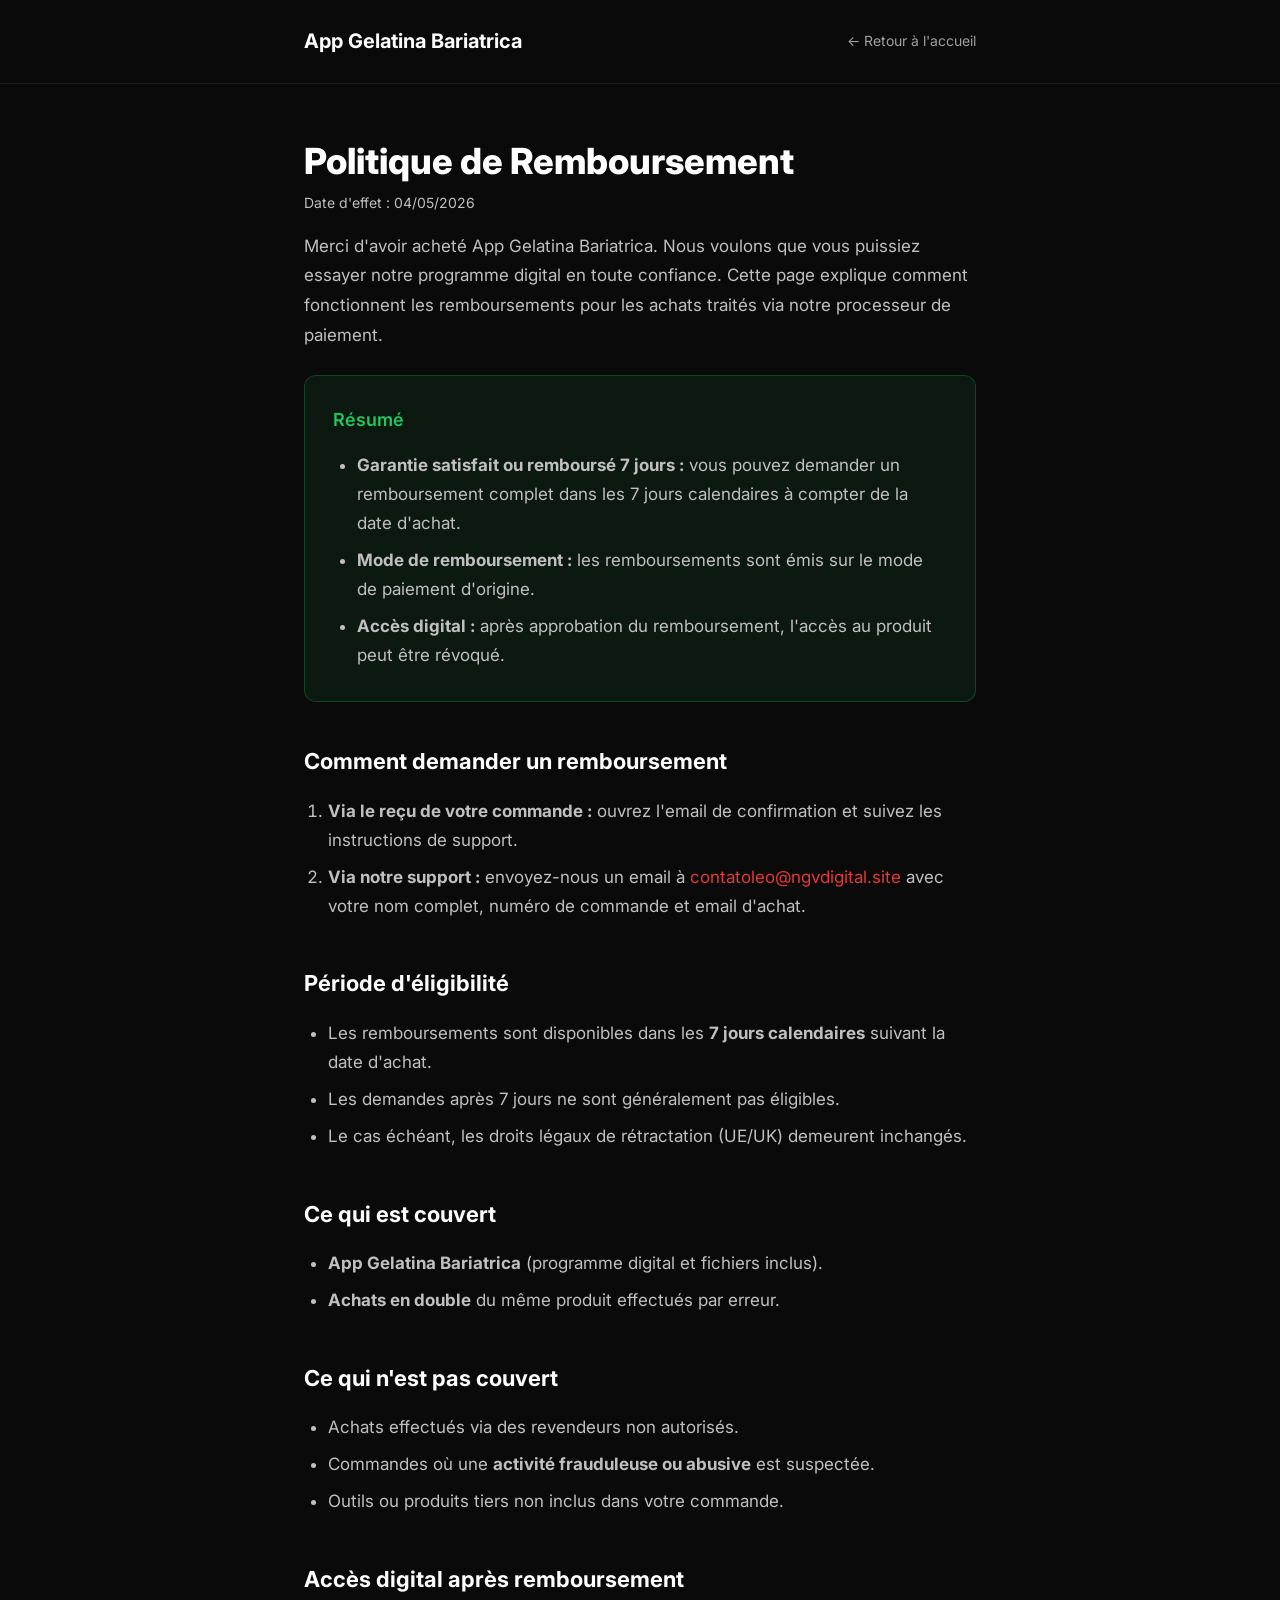
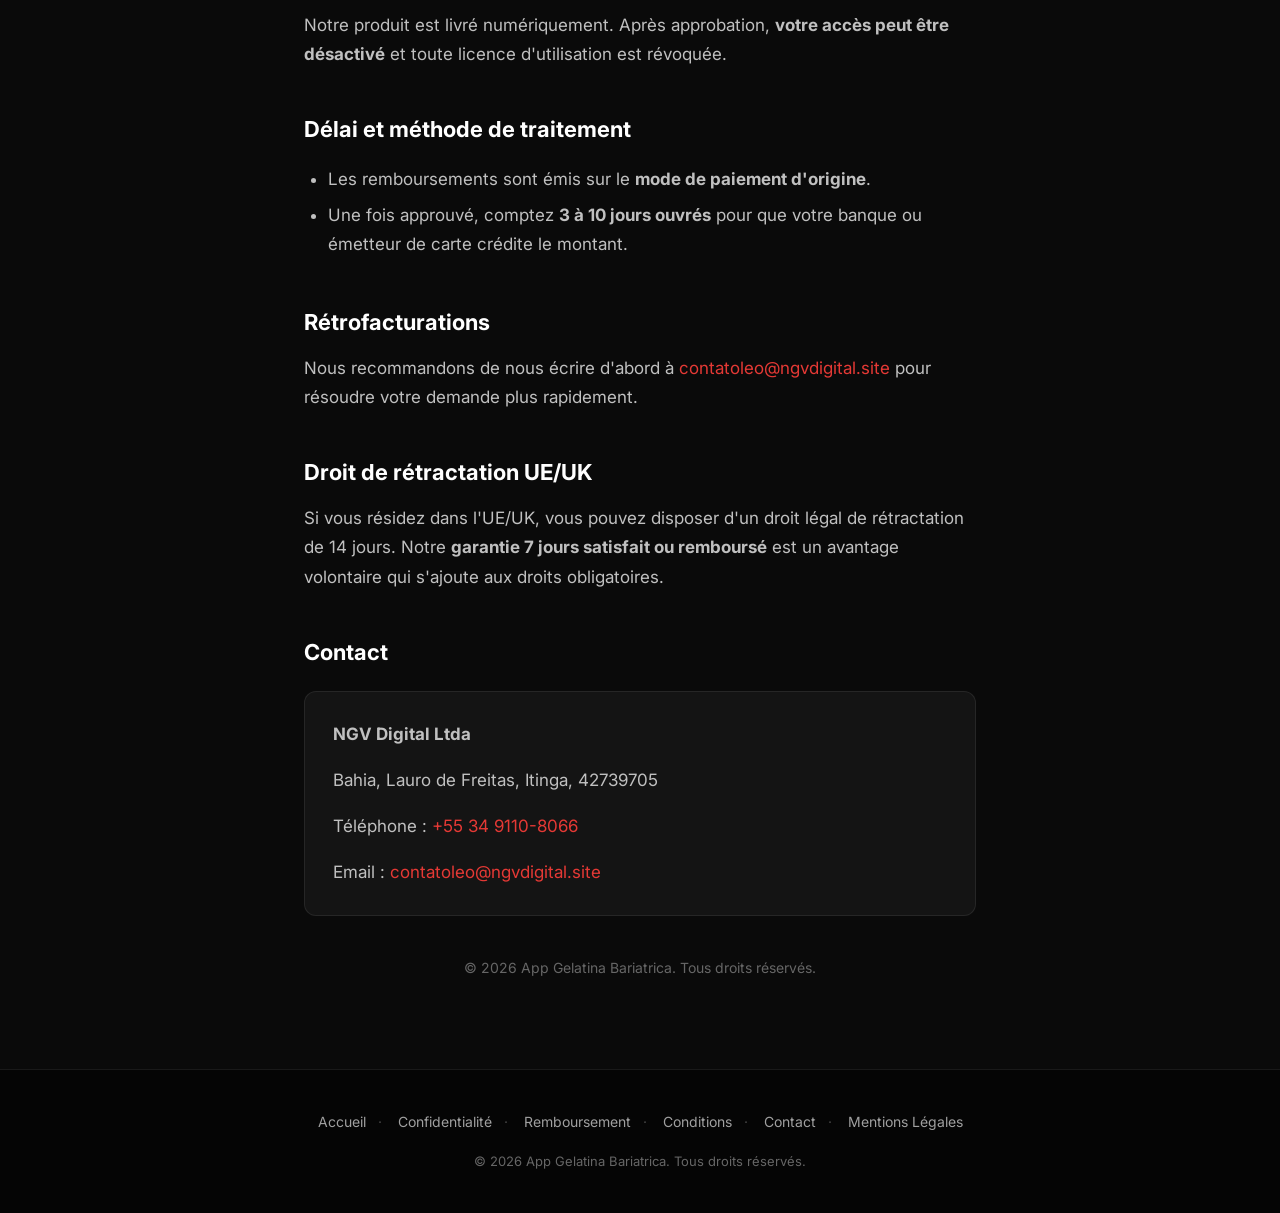
<file: refund-policy-PF/index.html>
<!DOCTYPE html>
<html lang="fr">
<head>
  <meta charset="UTF-8">
  <meta name="viewport" content="width=device-width, initial-scale=1.0">
  <title>Politique de Remboursement - App Gelatina Bariatrica</title>
  <link rel="preconnect" href="https://fonts.googleapis.com">
  <link rel="preconnect" href="https://fonts.gstatic.com" crossorigin>
  <link href="https://fonts.googleapis.com/css2?family=Inter:wght@400;500;600;700;800&display=swap" rel="stylesheet">
  <style>
    *, *::before, *::after { margin: 0; padding: 0; box-sizing: border-box; }
    body { background: #0a0a0a; color: #e0e0e0; font-family: 'Inter', -apple-system, BlinkMacSystemFont, "Segoe UI", Roboto, sans-serif; font-size: 17px; line-height: 1.75; -webkit-font-smoothing: antialiased; }
    a { color: #e53935; text-decoration: none; }
    a:hover { color: #ff5252; }
    .container { max-width: 720px; margin: 0 auto; padding: 0 24px; }
    header { padding: 24px 0; border-bottom: 1px solid rgba(255,255,255,0.08); }
    header .container { display: flex; align-items: center; justify-content: space-between; }
    header .logo { font-size: 20px; font-weight: 700; color: #ffffff; }
    header .back-link { font-size: 14px; color: #a0a0a0; }
    header .back-link:hover { color: #e53935; }
    .page-content { padding: 56px 0 72px; }
    .page-content h1 { font-size: 36px; font-weight: 800; line-height: 1.2; margin-bottom: 8px; color: #ffffff; }
    .effective-date { font-size: 14px; color: #666666; margin-bottom: 32px; }
    .page-content h2 { font-size: 22px; font-weight: 700; margin-top: 40px; margin-bottom: 12px; color: #ffffff; }
    .page-content p { margin-bottom: 16px; color: #c0c0c0; }
    .page-content ul { margin: 12px 0 20px 24px; color: #c0c0c0; }
    .page-content ul li { padding: 4px 0; line-height: 1.7; }
    .page-content ol { margin: 12px 0 20px 24px; color: #c0c0c0; }
    .page-content ol li { padding: 4px 0; line-height: 1.7; }
    .card { background: #141414; border: 1px solid rgba(255,255,255,0.08); border-radius: 12px; padding: 28px; margin: 20px 0; }
    .card h3 { font-size: 18px; font-weight: 600; margin-bottom: 12px; color: #ffffff; }
    .card p:last-child, .card ul:last-child { margin-bottom: 0; }
    .summary-box { background: rgba(34, 197, 94, 0.08); border: 1px solid rgba(34, 197, 94, 0.25); border-radius: 12px; padding: 28px; margin: 24px 0; }
    .summary-box h3 { font-size: 18px; font-weight: 600; margin-bottom: 12px; color: #22c55e; }
    .summary-box ul { margin-bottom: 0; }
    footer { background: #050505; border-top: 1px solid rgba(255,255,255,0.08); color: #888; padding: 40px 0; text-align: center; font-size: 14px; }
    footer .footer-links { margin-bottom: 16px; }
    footer .footer-links a { color: #a0a0a0; margin: 0 12px; }
    footer .footer-links a:hover { color: #ffffff; }
    footer .footer-links span { color: #444; }
    footer .copyright { color: #666; font-size: 13px; }
    @media (max-width: 640px) { body { font-size: 16px; } .page-content h1 { font-size: 28px; } .page-content h2 { font-size: 20px; } .page-content { padding: 40px 0 56px; } .container { padding: 0 20px; } }
  </style>
</head>
<body>
  <header>
    <div class="container">
      <span class="logo">App Gelatina Bariatrica</span>
      <a href="/app-gelatina-bariatrique-PF/" class="back-link">&larr; Retour &agrave; l'accueil</a>
    </div>
  </header>
  <div class="page-content">
    <div class="container">
      <h1>Politique de Remboursement</h1>
      <p class="effective-date">Date d'effet&nbsp;: 04/05/2026</p>

      <p>Merci d'avoir achet&eacute; App Gelatina Bariatrica. Nous voulons que vous puissiez essayer notre programme digital en toute confiance. Cette page explique comment fonctionnent les remboursements pour les achats trait&eacute;s via notre processeur de paiement.</p>

      <div class="summary-box">
        <h3>R&eacute;sum&eacute;</h3>
        <ul>
          <li><strong>Garantie satisfait ou rembours&eacute; 7 jours&nbsp;:</strong> vous pouvez demander un remboursement complet dans les 7 jours calendaires &agrave; compter de la date d'achat.</li>
          <li><strong>Mode de remboursement&nbsp;:</strong> les remboursements sont &eacute;mis sur le mode de paiement d'origine.</li>
          <li><strong>Acc&egrave;s digital&nbsp;:</strong> apr&egrave;s approbation du remboursement, l'acc&egrave;s au produit peut &ecirc;tre r&eacute;voqu&eacute;.</li>
        </ul>
      </div>

      <h2>Comment demander un remboursement</h2>
      <ol>
        <li><strong>Via le re&ccedil;u de votre commande&nbsp;:</strong> ouvrez l'email de confirmation et suivez les instructions de support.</li>
        <li><strong>Via notre support&nbsp;:</strong> envoyez-nous un email &agrave; <a href="mailto:contatoleo@ngvdigital.site">contatoleo@ngvdigital.site</a> avec votre nom complet, num&eacute;ro de commande et email d'achat.</li>
      </ol>

      <h2>P&eacute;riode d'&eacute;ligibilit&eacute;</h2>
      <ul>
        <li>Les remboursements sont disponibles dans les <strong>7 jours calendaires</strong> suivant la date d'achat.</li>
        <li>Les demandes apr&egrave;s 7 jours ne sont g&eacute;n&eacute;ralement pas &eacute;ligibles.</li>
        <li>Le cas &eacute;ch&eacute;ant, les droits l&eacute;gaux de r&eacute;tractation (UE/UK) demeurent inchang&eacute;s.</li>
      </ul>

      <h2>Ce qui est couvert</h2>
      <ul>
        <li><strong>App Gelatina Bariatrica</strong> (programme digital et fichiers inclus).</li>
        <li><strong>Achats en double</strong> du m&ecirc;me produit effectu&eacute;s par erreur.</li>
      </ul>

      <h2>Ce qui n'est pas couvert</h2>
      <ul>
        <li>Achats effectu&eacute;s via des revendeurs non autoris&eacute;s.</li>
        <li>Commandes o&ugrave; une <strong>activit&eacute; frauduleuse ou abusive</strong> est suspect&eacute;e.</li>
        <li>Outils ou produits tiers non inclus dans votre commande.</li>
      </ul>

      <h2>Acc&egrave;s digital apr&egrave;s remboursement</h2>
      <p>Notre produit est livr&eacute; num&eacute;riquement. Apr&egrave;s approbation, <strong>votre acc&egrave;s peut &ecirc;tre d&eacute;sactiv&eacute;</strong> et toute licence d'utilisation est r&eacute;voqu&eacute;e.</p>

      <h2>D&eacute;lai et m&eacute;thode de traitement</h2>
      <ul>
        <li>Les remboursements sont &eacute;mis sur le <strong>mode de paiement d'origine</strong>.</li>
        <li>Une fois approuv&eacute;, comptez <strong>3 &agrave; 10 jours ouvr&eacute;s</strong> pour que votre banque ou &eacute;metteur de carte cr&eacute;dite le montant.</li>
      </ul>

      <h2>R&eacute;trofacturations</h2>
      <p>Nous recommandons de nous &eacute;crire d'abord &agrave; <a href="mailto:contatoleo@ngvdigital.site">contatoleo@ngvdigital.site</a> pour r&eacute;soudre votre demande plus rapidement.</p>

      <h2>Droit de r&eacute;tractation UE/UK</h2>
      <p>Si vous r&eacute;sidez dans l'UE/UK, vous pouvez disposer d'un droit l&eacute;gal de r&eacute;tractation de 14 jours. Notre <strong>garantie 7 jours satisfait ou rembours&eacute;</strong> est un avantage volontaire qui s'ajoute aux droits obligatoires.</p>

      <h2>Contact</h2>
      <div class="card">
        <p><strong>NGV Digital Ltda</strong></p>
        <p>Bahia, Lauro de Freitas, Itinga, 42739705</p>
        <p>T&eacute;l&eacute;phone&nbsp;: <a href="tel:+5534911080066">+55 34 9110-8066</a></p>
        <p>Email&nbsp;: <a href="mailto:contatoleo@ngvdigital.site">contatoleo@ngvdigital.site</a></p>
      </div>

      <p style="text-align: center; color: #666; margin-top: 40px; font-size: 14px;">&copy; 2026 App Gelatina Bariatrica. Tous droits r&eacute;serv&eacute;s.</p>
    </div>
  </div>
  <footer>
    <div class="container">
      <div class="footer-links">
        <a href="/app-gelatina-bariatrique-PF/">Accueil</a><span>&middot;</span>
        <a href="/privacy-policy-PF/">Confidentialit&eacute;</a><span>&middot;</span>
        <a href="/refund-policy-PF/">Remboursement</a><span>&middot;</span>
        <a href="/terms-of-use-PF/">Conditions</a><span>&middot;</span>
        <a href="/contact-PF/">Contact</a><span>&middot;</span>
        <a href="/imprint-PF/">Mentions L&eacute;gales</a>
      </div>
      <p class="copyright">&copy; 2026 App Gelatina Bariatrica. Tous droits r&eacute;serv&eacute;s.</p>
    </div>
  </footer>
</body>
</html>
</file>
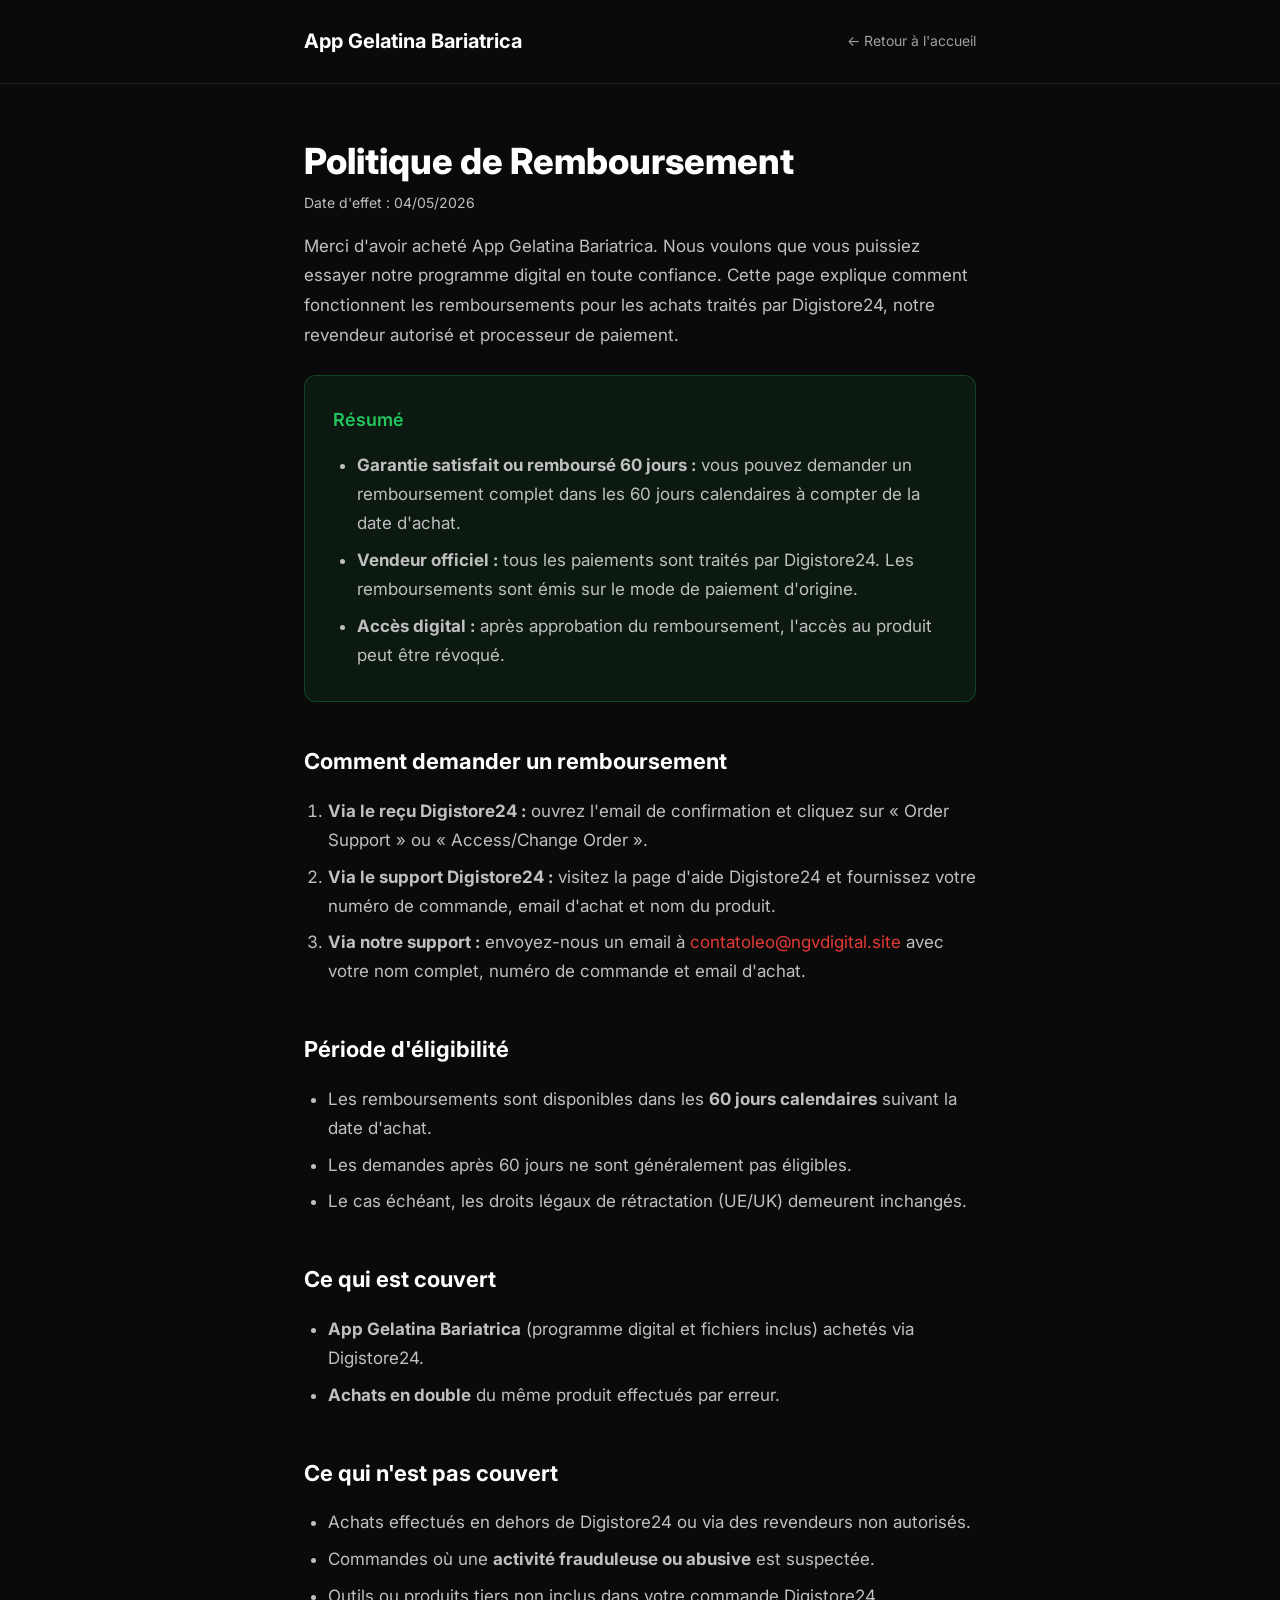
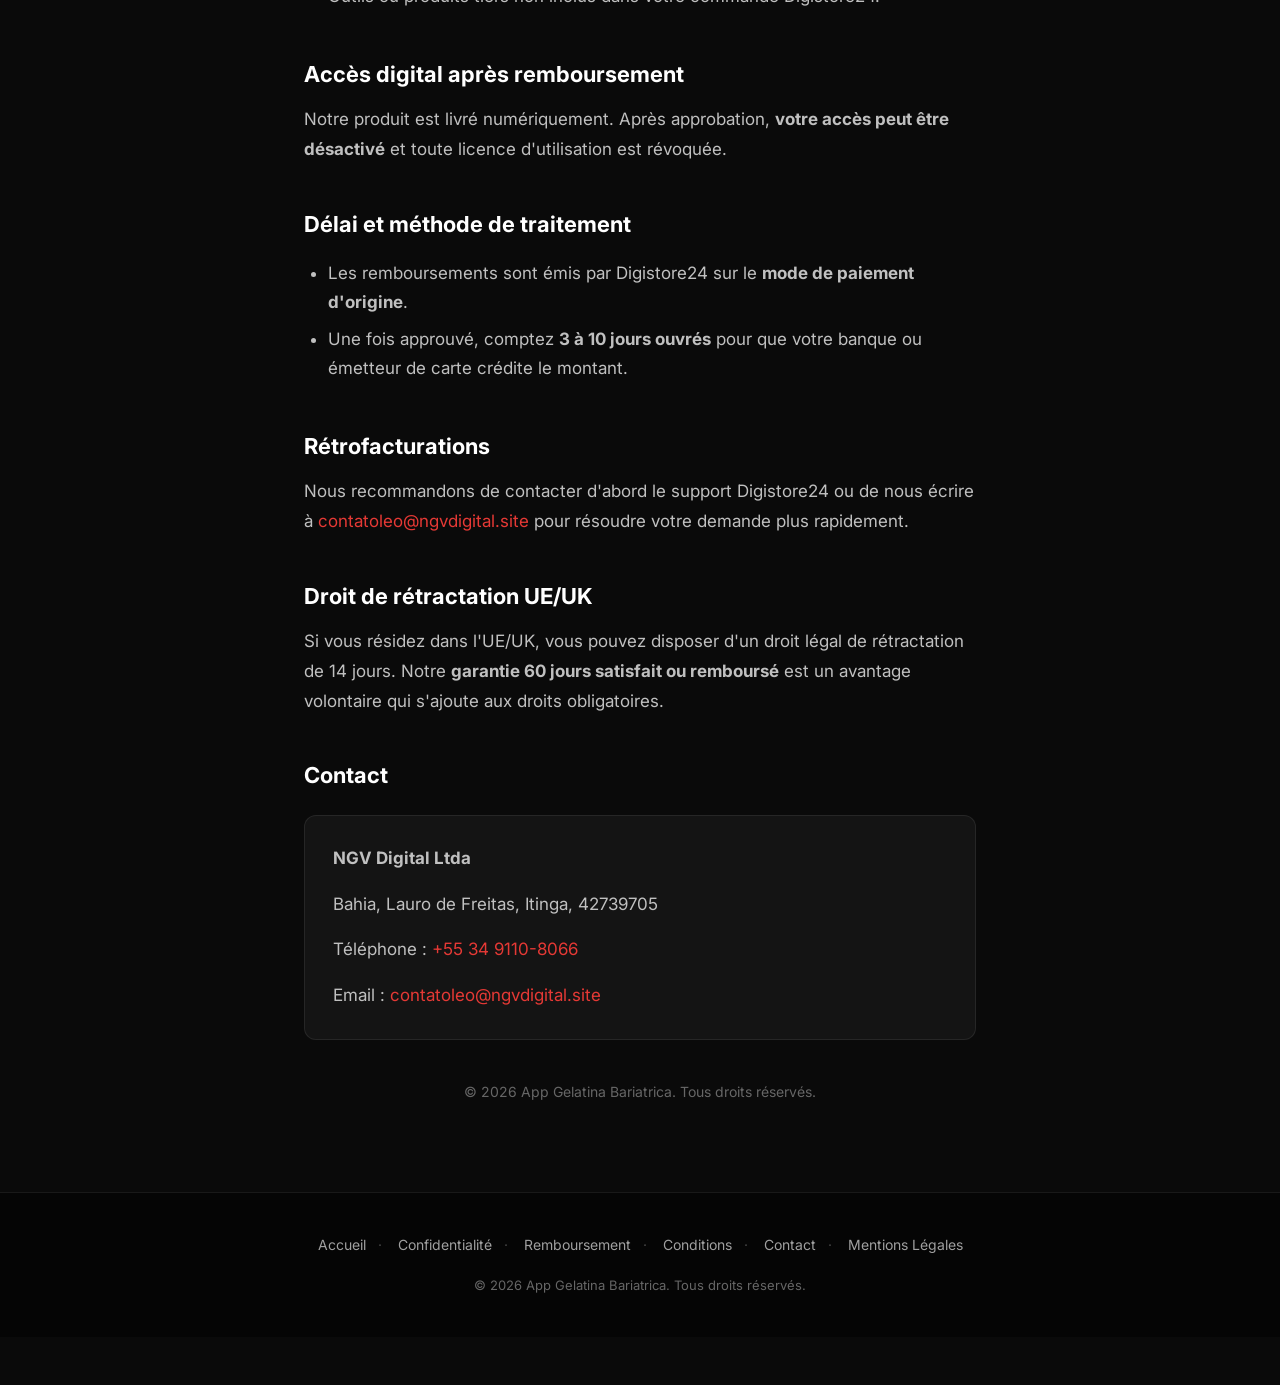
<file: refund-policy/index.html>
<!DOCTYPE html>
<html lang="fr">
<head>
  <meta charset="UTF-8">
  <meta name="viewport" content="width=device-width, initial-scale=1.0">
  <title>Politique de Remboursement - App Gelatina Bariatrica</title>
  <link rel="preconnect" href="https://fonts.googleapis.com">
  <link rel="preconnect" href="https://fonts.gstatic.com" crossorigin>
  <link href="https://fonts.googleapis.com/css2?family=Inter:wght@400;500;600;700;800&display=swap" rel="stylesheet">
  <style>
    *, *::before, *::after { margin: 0; padding: 0; box-sizing: border-box; }
    body { background: #0a0a0a; color: #e0e0e0; font-family: 'Inter', -apple-system, BlinkMacSystemFont, "Segoe UI", Roboto, sans-serif; font-size: 17px; line-height: 1.75; -webkit-font-smoothing: antialiased; }
    a { color: #e53935; text-decoration: none; }
    a:hover { color: #ff5252; }
    .container { max-width: 720px; margin: 0 auto; padding: 0 24px; }
    header { padding: 24px 0; border-bottom: 1px solid rgba(255,255,255,0.08); }
    header .container { display: flex; align-items: center; justify-content: space-between; }
    header .logo { font-size: 20px; font-weight: 700; color: #ffffff; }
    header .back-link { font-size: 14px; color: #a0a0a0; }
    header .back-link:hover { color: #e53935; }
    .page-content { padding: 56px 0 72px; }
    .page-content h1 { font-size: 36px; font-weight: 800; line-height: 1.2; margin-bottom: 8px; color: #ffffff; }
    .effective-date { font-size: 14px; color: #666666; margin-bottom: 32px; }
    .page-content h2 { font-size: 22px; font-weight: 700; margin-top: 40px; margin-bottom: 12px; color: #ffffff; }
    .page-content p { margin-bottom: 16px; color: #c0c0c0; }
    .page-content ul { margin: 12px 0 20px 24px; color: #c0c0c0; }
    .page-content ul li { padding: 4px 0; line-height: 1.7; }
    .page-content ol { margin: 12px 0 20px 24px; color: #c0c0c0; }
    .page-content ol li { padding: 4px 0; line-height: 1.7; }
    .card { background: #141414; border: 1px solid rgba(255,255,255,0.08); border-radius: 12px; padding: 28px; margin: 20px 0; }
    .card h3 { font-size: 18px; font-weight: 600; margin-bottom: 12px; color: #ffffff; }
    .card p:last-child, .card ul:last-child { margin-bottom: 0; }
    .summary-box { background: rgba(34, 197, 94, 0.08); border: 1px solid rgba(34, 197, 94, 0.25); border-radius: 12px; padding: 28px; margin: 24px 0; }
    .summary-box h3 { font-size: 18px; font-weight: 600; margin-bottom: 12px; color: #22c55e; }
    .summary-box ul { margin-bottom: 0; }
    footer { background: #050505; border-top: 1px solid rgba(255,255,255,0.08); color: #888; padding: 40px 0; text-align: center; font-size: 14px; }
    footer .footer-links { margin-bottom: 16px; }
    footer .footer-links a { color: #a0a0a0; margin: 0 12px; }
    footer .footer-links a:hover { color: #ffffff; }
    footer .footer-links span { color: #444; }
    footer .copyright { color: #666; font-size: 13px; }
    @media (max-width: 640px) { body { font-size: 16px; } .page-content h1 { font-size: 28px; } .page-content h2 { font-size: 20px; } .page-content { padding: 40px 0 56px; } .container { padding: 0 20px; } }
  </style>
</head>
<body>
  <header>
    <div class="container">
      <span class="logo">App Gelatina Bariatrica</span>
      <a href="/app-gelatina-bariatrique/" class="back-link">&larr; Retour &agrave; l'accueil</a>
    </div>
  </header>
  <div class="page-content">
    <div class="container">
      <h1>Politique de Remboursement</h1>
      <p class="effective-date">Date d'effet&nbsp;: 04/05/2026</p>

      <p>Merci d'avoir achet&eacute; App Gelatina Bariatrica. Nous voulons que vous puissiez essayer notre programme digital en toute confiance. Cette page explique comment fonctionnent les remboursements pour les achats trait&eacute;s par Digistore24, notre revendeur autoris&eacute; et processeur de paiement.</p>

      <div class="summary-box">
        <h3>R&eacute;sum&eacute;</h3>
        <ul>
          <li><strong>Garantie satisfait ou rembours&eacute; 60 jours&nbsp;:</strong> vous pouvez demander un remboursement complet dans les 60 jours calendaires &agrave; compter de la date d'achat.</li>
          <li><strong>Vendeur officiel&nbsp;:</strong> tous les paiements sont trait&eacute;s par Digistore24. Les remboursements sont &eacute;mis sur le mode de paiement d'origine.</li>
          <li><strong>Acc&egrave;s digital&nbsp;:</strong> apr&egrave;s approbation du remboursement, l'acc&egrave;s au produit peut &ecirc;tre r&eacute;voqu&eacute;.</li>
        </ul>
      </div>

      <h2>Comment demander un remboursement</h2>
      <ol>
        <li><strong>Via le re&ccedil;u Digistore24&nbsp;:</strong> ouvrez l'email de confirmation et cliquez sur &laquo;&nbsp;Order Support&nbsp;&raquo; ou &laquo;&nbsp;Access/Change Order&nbsp;&raquo;.</li>
        <li><strong>Via le support Digistore24&nbsp;:</strong> visitez la page d'aide Digistore24 et fournissez votre num&eacute;ro de commande, email d'achat et nom du produit.</li>
        <li><strong>Via notre support&nbsp;:</strong> envoyez-nous un email &agrave; <a href="mailto:contatoleo@ngvdigital.site">contatoleo@ngvdigital.site</a> avec votre nom complet, num&eacute;ro de commande et email d'achat.</li>
      </ol>

      <h2>P&eacute;riode d'&eacute;ligibilit&eacute;</h2>
      <ul>
        <li>Les remboursements sont disponibles dans les <strong>60 jours calendaires</strong> suivant la date d'achat.</li>
        <li>Les demandes apr&egrave;s 60 jours ne sont g&eacute;n&eacute;ralement pas &eacute;ligibles.</li>
        <li>Le cas &eacute;ch&eacute;ant, les droits l&eacute;gaux de r&eacute;tractation (UE/UK) demeurent inchang&eacute;s.</li>
      </ul>

      <h2>Ce qui est couvert</h2>
      <ul>
        <li><strong>App Gelatina Bariatrica</strong> (programme digital et fichiers inclus) achet&eacute;s via Digistore24.</li>
        <li><strong>Achats en double</strong> du m&ecirc;me produit effectu&eacute;s par erreur.</li>
      </ul>

      <h2>Ce qui n'est pas couvert</h2>
      <ul>
        <li>Achats effectu&eacute;s en dehors de Digistore24 ou via des revendeurs non autoris&eacute;s.</li>
        <li>Commandes o&ugrave; une <strong>activit&eacute; frauduleuse ou abusive</strong> est suspect&eacute;e.</li>
        <li>Outils ou produits tiers non inclus dans votre commande Digistore24.</li>
      </ul>

      <h2>Acc&egrave;s digital apr&egrave;s remboursement</h2>
      <p>Notre produit est livr&eacute; num&eacute;riquement. Apr&egrave;s approbation, <strong>votre acc&egrave;s peut &ecirc;tre d&eacute;sactiv&eacute;</strong> et toute licence d'utilisation est r&eacute;voqu&eacute;e.</p>

      <h2>D&eacute;lai et m&eacute;thode de traitement</h2>
      <ul>
        <li>Les remboursements sont &eacute;mis par Digistore24 sur le <strong>mode de paiement d'origine</strong>.</li>
        <li>Une fois approuv&eacute;, comptez <strong>3 &agrave; 10 jours ouvr&eacute;s</strong> pour que votre banque ou &eacute;metteur de carte cr&eacute;dite le montant.</li>
      </ul>

      <h2>R&eacute;trofacturations</h2>
      <p>Nous recommandons de contacter d'abord le support Digistore24 ou de nous &eacute;crire &agrave; <a href="mailto:contatoleo@ngvdigital.site">contatoleo@ngvdigital.site</a> pour r&eacute;soudre votre demande plus rapidement.</p>

      <h2>Droit de r&eacute;tractation UE/UK</h2>
      <p>Si vous r&eacute;sidez dans l'UE/UK, vous pouvez disposer d'un droit l&eacute;gal de r&eacute;tractation de 14 jours. Notre <strong>garantie 60 jours satisfait ou rembours&eacute;</strong> est un avantage volontaire qui s'ajoute aux droits obligatoires.</p>

      <h2>Contact</h2>
      <div class="card">
        <p><strong>NGV Digital Ltda</strong></p>
        <p>Bahia, Lauro de Freitas, Itinga, 42739705</p>
        <p>T&eacute;l&eacute;phone&nbsp;: <a href="tel:+5534911080066">+55 34 9110-8066</a></p>
        <p>Email&nbsp;: <a href="mailto:contatoleo@ngvdigital.site">contatoleo@ngvdigital.site</a></p>
      </div>

      <p style="text-align: center; color: #666; margin-top: 40px; font-size: 14px;">&copy; 2026 App Gelatina Bariatrica. Tous droits r&eacute;serv&eacute;s.</p>
    </div>
  </div>
  <footer>
    <div class="container">
      <div class="footer-links">
        <a href="/app-gelatina-bariatrique/">Accueil</a><span>&middot;</span>
        <a href="/privacy-policy/">Confidentialit&eacute;</a><span>&middot;</span>
        <a href="/refund-policy/">Remboursement</a><span>&middot;</span>
        <a href="/terms-of-use/">Conditions</a><span>&middot;</span>
        <a href="/contact/">Contact</a><span>&middot;</span>
        <a href="/imprint/">Mentions L&eacute;gales</a>
      </div>
      <p class="copyright">&copy; 2026 App Gelatina Bariatrica. Tous droits r&eacute;serv&eacute;s.</p>
    </div>
  </footer>
<div style="text-align: center; padding: 24px 0;">
  <script type="text/javascript" src="https://www.digistore24.com/trusted-badge/44515/IsTMGRlnqYpnh4k/salespage"></script>
</div>
</body>
</html>
</file>
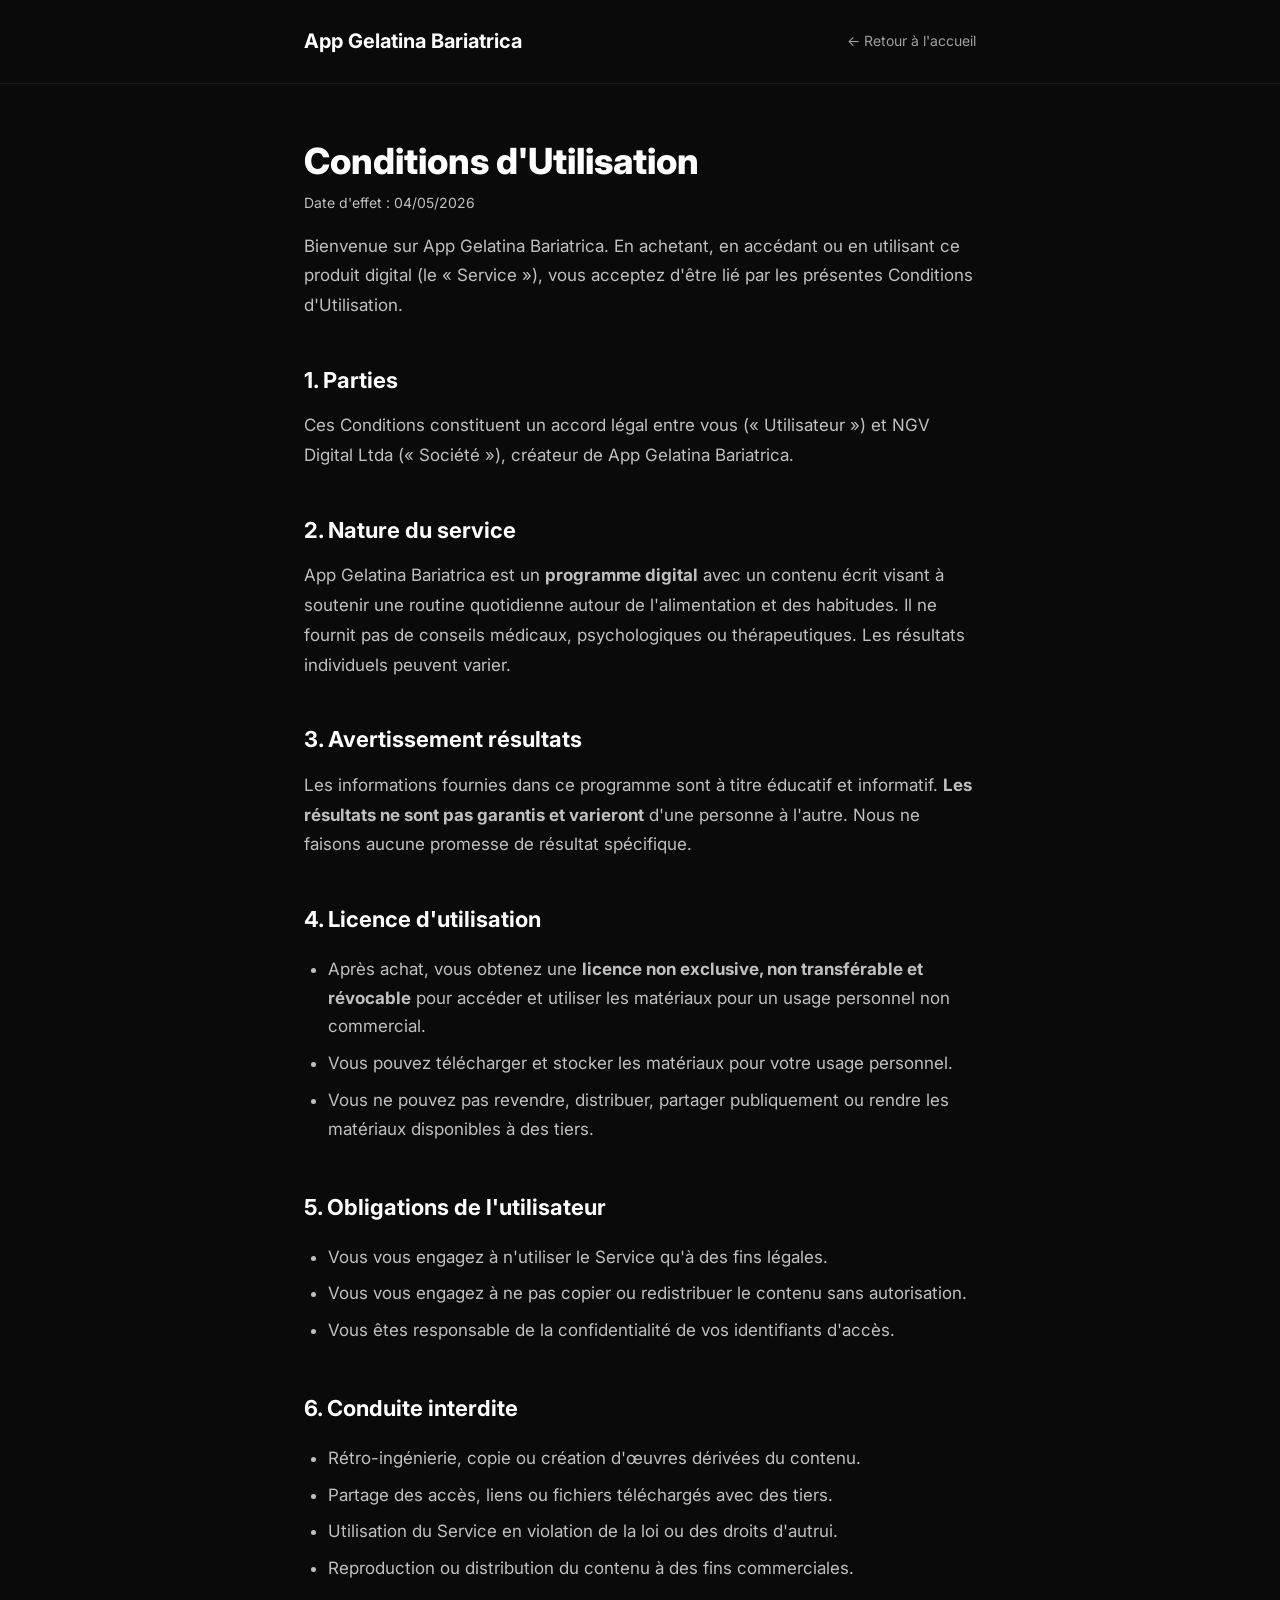
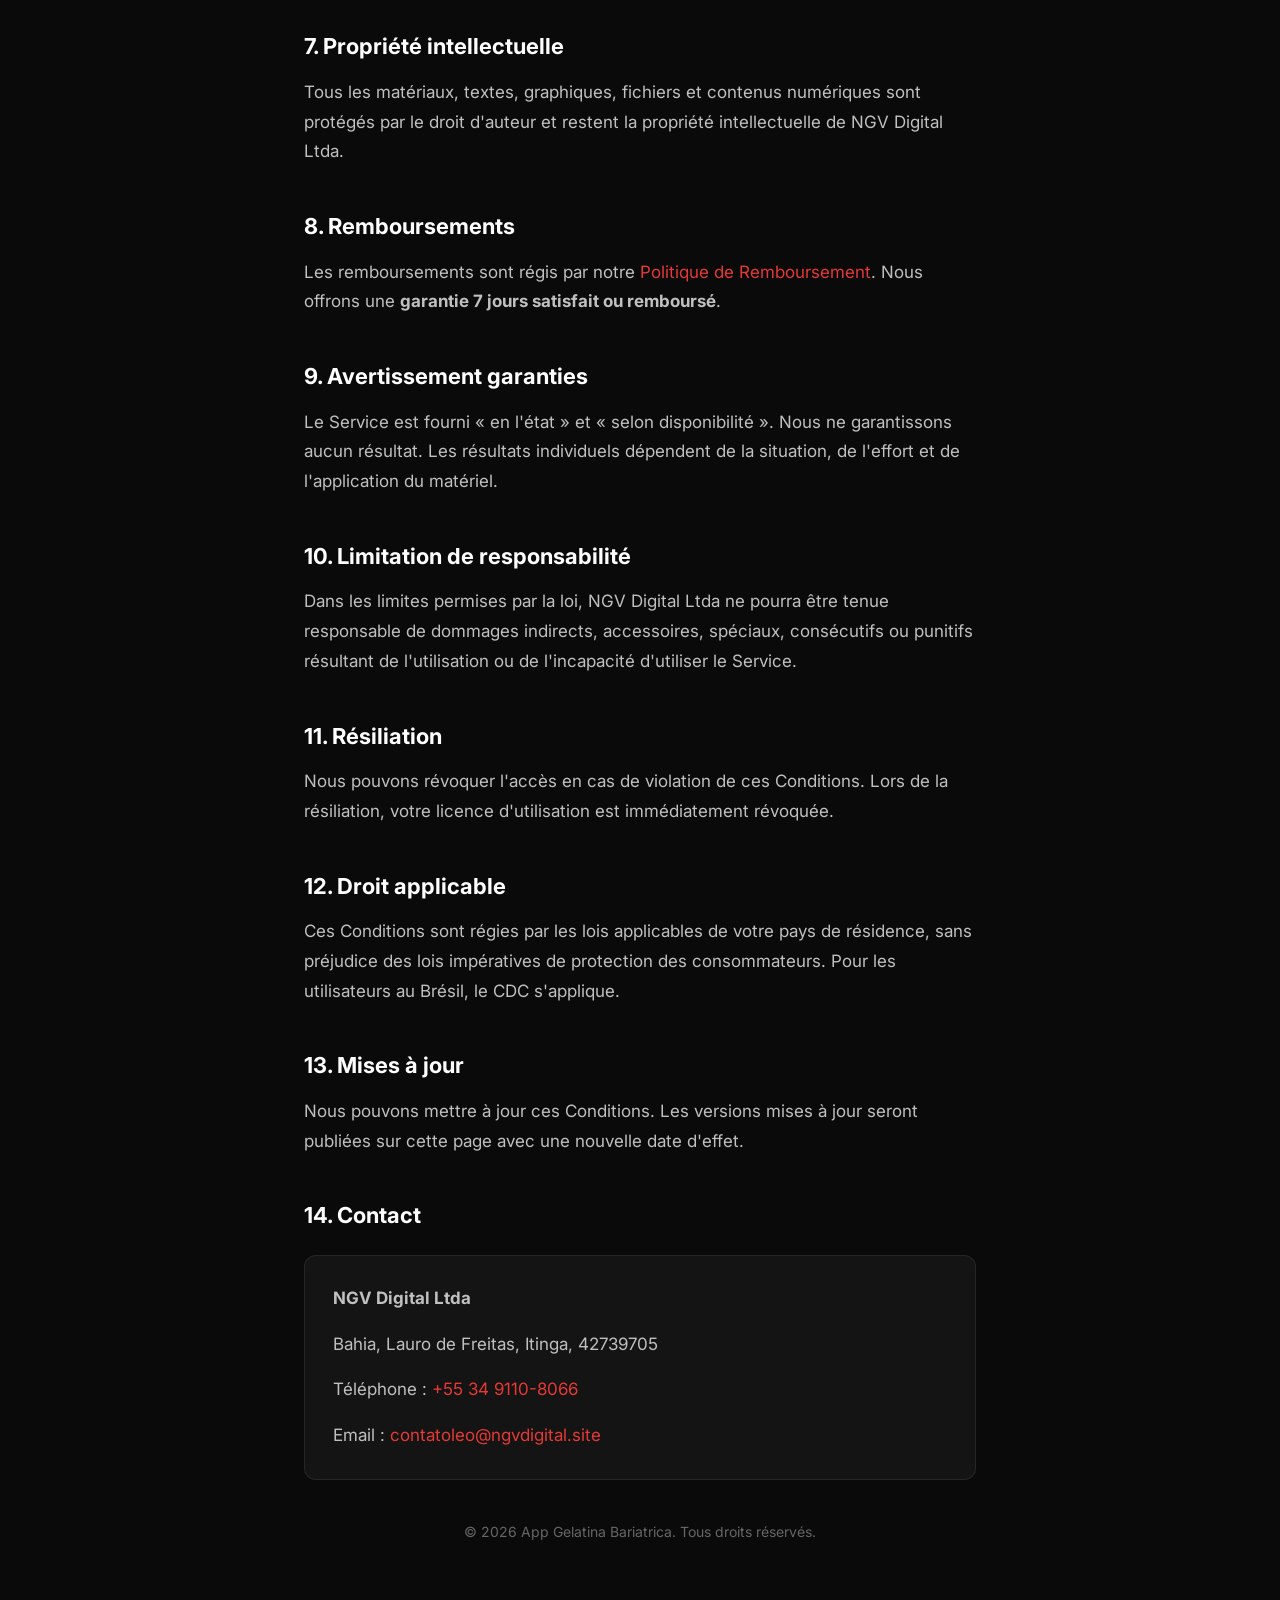
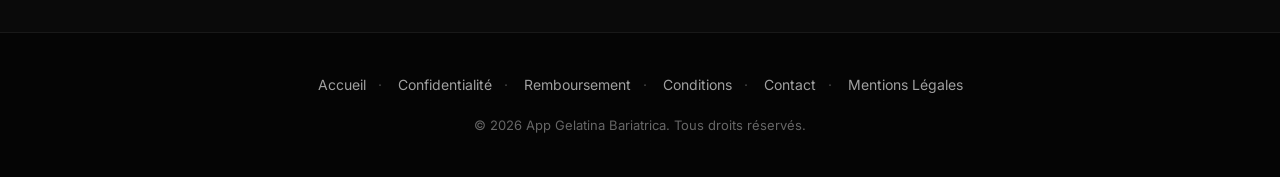
<file: terms-of-use-PF/index.html>
<!DOCTYPE html>
<html lang="fr">
<head>
  <meta charset="UTF-8">
  <meta name="viewport" content="width=device-width, initial-scale=1.0">
  <title>Conditions d'Utilisation - App Gelatina Bariatrica</title>
  <link rel="preconnect" href="https://fonts.googleapis.com">
  <link rel="preconnect" href="https://fonts.gstatic.com" crossorigin>
  <link href="https://fonts.googleapis.com/css2?family=Inter:wght@400;500;600;700;800&display=swap" rel="stylesheet">
  <style>
    *, *::before, *::after { margin: 0; padding: 0; box-sizing: border-box; }
    body { background: #0a0a0a; color: #e0e0e0; font-family: 'Inter', -apple-system, BlinkMacSystemFont, "Segoe UI", Roboto, sans-serif; font-size: 17px; line-height: 1.75; -webkit-font-smoothing: antialiased; }
    a { color: #e53935; text-decoration: none; }
    a:hover { color: #ff5252; }
    .container { max-width: 720px; margin: 0 auto; padding: 0 24px; }
    header { padding: 24px 0; border-bottom: 1px solid rgba(255,255,255,0.08); }
    header .container { display: flex; align-items: center; justify-content: space-between; }
    header .logo { font-size: 20px; font-weight: 700; color: #ffffff; }
    header .back-link { font-size: 14px; color: #a0a0a0; }
    header .back-link:hover { color: #e53935; }
    .page-content { padding: 56px 0 72px; }
    .page-content h1 { font-size: 36px; font-weight: 800; line-height: 1.2; margin-bottom: 8px; color: #ffffff; }
    .effective-date { font-size: 14px; color: #666666; margin-bottom: 32px; }
    .page-content h2 { font-size: 22px; font-weight: 700; margin-top: 40px; margin-bottom: 12px; color: #ffffff; }
    .page-content p { margin-bottom: 16px; color: #c0c0c0; }
    .page-content ul { margin: 12px 0 20px 24px; color: #c0c0c0; }
    .page-content ul li { padding: 4px 0; line-height: 1.7; }
    .card { background: #141414; border: 1px solid rgba(255,255,255,0.08); border-radius: 12px; padding: 28px; margin: 20px 0; }
    .card p:last-child { margin-bottom: 0; }
    footer { background: #050505; border-top: 1px solid rgba(255,255,255,0.08); color: #888; padding: 40px 0; text-align: center; font-size: 14px; }
    footer .footer-links { margin-bottom: 16px; }
    footer .footer-links a { color: #a0a0a0; margin: 0 12px; }
    footer .footer-links a:hover { color: #ffffff; }
    footer .footer-links span { color: #444; }
    footer .copyright { color: #666; font-size: 13px; }
    @media (max-width: 640px) { body { font-size: 16px; } .page-content h1 { font-size: 28px; } .page-content h2 { font-size: 20px; } .page-content { padding: 40px 0 56px; } .container { padding: 0 20px; } }
  </style>
</head>
<body>
  <header>
    <div class="container">
      <span class="logo">App Gelatina Bariatrica</span>
      <a href="/app-gelatina-bariatrique-PF/" class="back-link">&larr; Retour &agrave; l'accueil</a>
    </div>
  </header>
  <div class="page-content">
    <div class="container">
      <h1>Conditions d'Utilisation</h1>
      <p class="effective-date">Date d'effet&nbsp;: 04/05/2026</p>

      <p>Bienvenue sur App Gelatina Bariatrica. En achetant, en acc&eacute;dant ou en utilisant ce produit digital (le &laquo;&nbsp;Service&nbsp;&raquo;), vous acceptez d'&ecirc;tre li&eacute; par les pr&eacute;sentes Conditions d'Utilisation.</p>

      <h2>1. Parties</h2>
      <p>Ces Conditions constituent un accord l&eacute;gal entre vous (&laquo;&nbsp;Utilisateur&nbsp;&raquo;) et NGV Digital Ltda (&laquo;&nbsp;Soci&eacute;t&eacute;&nbsp;&raquo;), cr&eacute;ateur de App Gelatina Bariatrica.</p>

      <h2>2. Nature du service</h2>
      <p>App Gelatina Bariatrica est un <strong>programme digital</strong> avec un contenu &eacute;crit visant &agrave; soutenir une routine quotidienne autour de l'alimentation et des habitudes. Il ne fournit pas de conseils m&eacute;dicaux, psychologiques ou th&eacute;rapeutiques. Les r&eacute;sultats individuels peuvent varier.</p>

      <h2>3. Avertissement r&eacute;sultats</h2>
      <p>Les informations fournies dans ce programme sont &agrave; titre &eacute;ducatif et informatif. <strong>Les r&eacute;sultats ne sont pas garantis et varieront</strong> d'une personne &agrave; l'autre. Nous ne faisons aucune promesse de r&eacute;sultat sp&eacute;cifique.</p>

      <h2>4. Licence d'utilisation</h2>
      <ul>
        <li>Apr&egrave;s achat, vous obtenez une <strong>licence non exclusive, non transf&eacute;rable et r&eacute;vocable</strong> pour acc&eacute;der et utiliser les mat&eacute;riaux pour un usage personnel non commercial.</li>
        <li>Vous pouvez t&eacute;l&eacute;charger et stocker les mat&eacute;riaux pour votre usage personnel.</li>
        <li>Vous ne pouvez pas revendre, distribuer, partager publiquement ou rendre les mat&eacute;riaux disponibles &agrave; des tiers.</li>
      </ul>

      <h2>5. Obligations de l'utilisateur</h2>
      <ul>
        <li>Vous vous engagez &agrave; n'utiliser le Service qu'&agrave; des fins l&eacute;gales.</li>
        <li>Vous vous engagez &agrave; ne pas copier ou redistribuer le contenu sans autorisation.</li>
        <li>Vous &ecirc;tes responsable de la confidentialit&eacute; de vos identifiants d'acc&egrave;s.</li>
      </ul>

      <h2>6. Conduite interdite</h2>
      <ul>
        <li>R&eacute;tro-ing&eacute;nierie, copie ou cr&eacute;ation d'&oelig;uvres d&eacute;riv&eacute;es du contenu.</li>
        <li>Partage des acc&egrave;s, liens ou fichiers t&eacute;l&eacute;charg&eacute;s avec des tiers.</li>
        <li>Utilisation du Service en violation de la loi ou des droits d'autrui.</li>
        <li>Reproduction ou distribution du contenu &agrave; des fins commerciales.</li>
      </ul>

      <h2>7. Propri&eacute;t&eacute; intellectuelle</h2>
      <p>Tous les mat&eacute;riaux, textes, graphiques, fichiers et contenus num&eacute;riques sont prot&eacute;g&eacute;s par le droit d'auteur et restent la propri&eacute;t&eacute; intellectuelle de NGV Digital Ltda.</p>

      <h2>8. Remboursements</h2>
      <p>Les remboursements sont r&eacute;gis par notre <a href="/refund-policy-PF/">Politique de Remboursement</a>. Nous offrons une <strong>garantie 7 jours satisfait ou rembours&eacute;</strong>.</p>

      <h2>9. Avertissement garanties</h2>
      <p>Le Service est fourni &laquo;&nbsp;en l'&eacute;tat&nbsp;&raquo; et &laquo;&nbsp;selon disponibilit&eacute;&nbsp;&raquo;. Nous ne garantissons aucun r&eacute;sultat. Les r&eacute;sultats individuels d&eacute;pendent de la situation, de l'effort et de l'application du mat&eacute;riel.</p>

      <h2>10. Limitation de responsabilit&eacute;</h2>
      <p>Dans les limites permises par la loi, NGV Digital Ltda ne pourra &ecirc;tre tenue responsable de dommages indirects, accessoires, sp&eacute;ciaux, cons&eacute;cutifs ou punitifs r&eacute;sultant de l'utilisation ou de l'incapacit&eacute; d'utiliser le Service.</p>

      <h2>11. R&eacute;siliation</h2>
      <p>Nous pouvons r&eacute;voquer l'acc&egrave;s en cas de violation de ces Conditions. Lors de la r&eacute;siliation, votre licence d'utilisation est imm&eacute;diatement r&eacute;voqu&eacute;e.</p>

      <h2>12. Droit applicable</h2>
      <p>Ces Conditions sont r&eacute;gies par les lois applicables de votre pays de r&eacute;sidence, sans pr&eacute;judice des lois imp&eacute;ratives de protection des consommateurs. Pour les utilisateurs au Br&eacute;sil, le CDC s'applique.</p>

      <h2>13. Mises &agrave; jour</h2>
      <p>Nous pouvons mettre &agrave; jour ces Conditions. Les versions mises &agrave; jour seront publi&eacute;es sur cette page avec une nouvelle date d'effet.</p>

      <h2>14. Contact</h2>
      <div class="card">
        <p><strong>NGV Digital Ltda</strong></p>
        <p>Bahia, Lauro de Freitas, Itinga, 42739705</p>
        <p>T&eacute;l&eacute;phone&nbsp;: <a href="tel:+5534911080066">+55 34 9110-8066</a></p>
        <p>Email&nbsp;: <a href="mailto:contatoleo@ngvdigital.site">contatoleo@ngvdigital.site</a></p>
      </div>

      <p style="text-align: center; color: #666; margin-top: 40px; font-size: 14px;">&copy; 2026 App Gelatina Bariatrica. Tous droits r&eacute;serv&eacute;s.</p>
    </div>
  </div>
  <footer>
    <div class="container">
      <div class="footer-links">
        <a href="/app-gelatina-bariatrique-PF/">Accueil</a><span>&middot;</span>
        <a href="/privacy-policy-PF/">Confidentialit&eacute;</a><span>&middot;</span>
        <a href="/refund-policy-PF/">Remboursement</a><span>&middot;</span>
        <a href="/terms-of-use-PF/">Conditions</a><span>&middot;</span>
        <a href="/contact-PF/">Contact</a><span>&middot;</span>
        <a href="/imprint-PF/">Mentions L&eacute;gales</a>
      </div>
      <p class="copyright">&copy; 2026 App Gelatina Bariatrica. Tous droits r&eacute;serv&eacute;s.</p>
    </div>
  </footer>
</body>
</html>
</file>
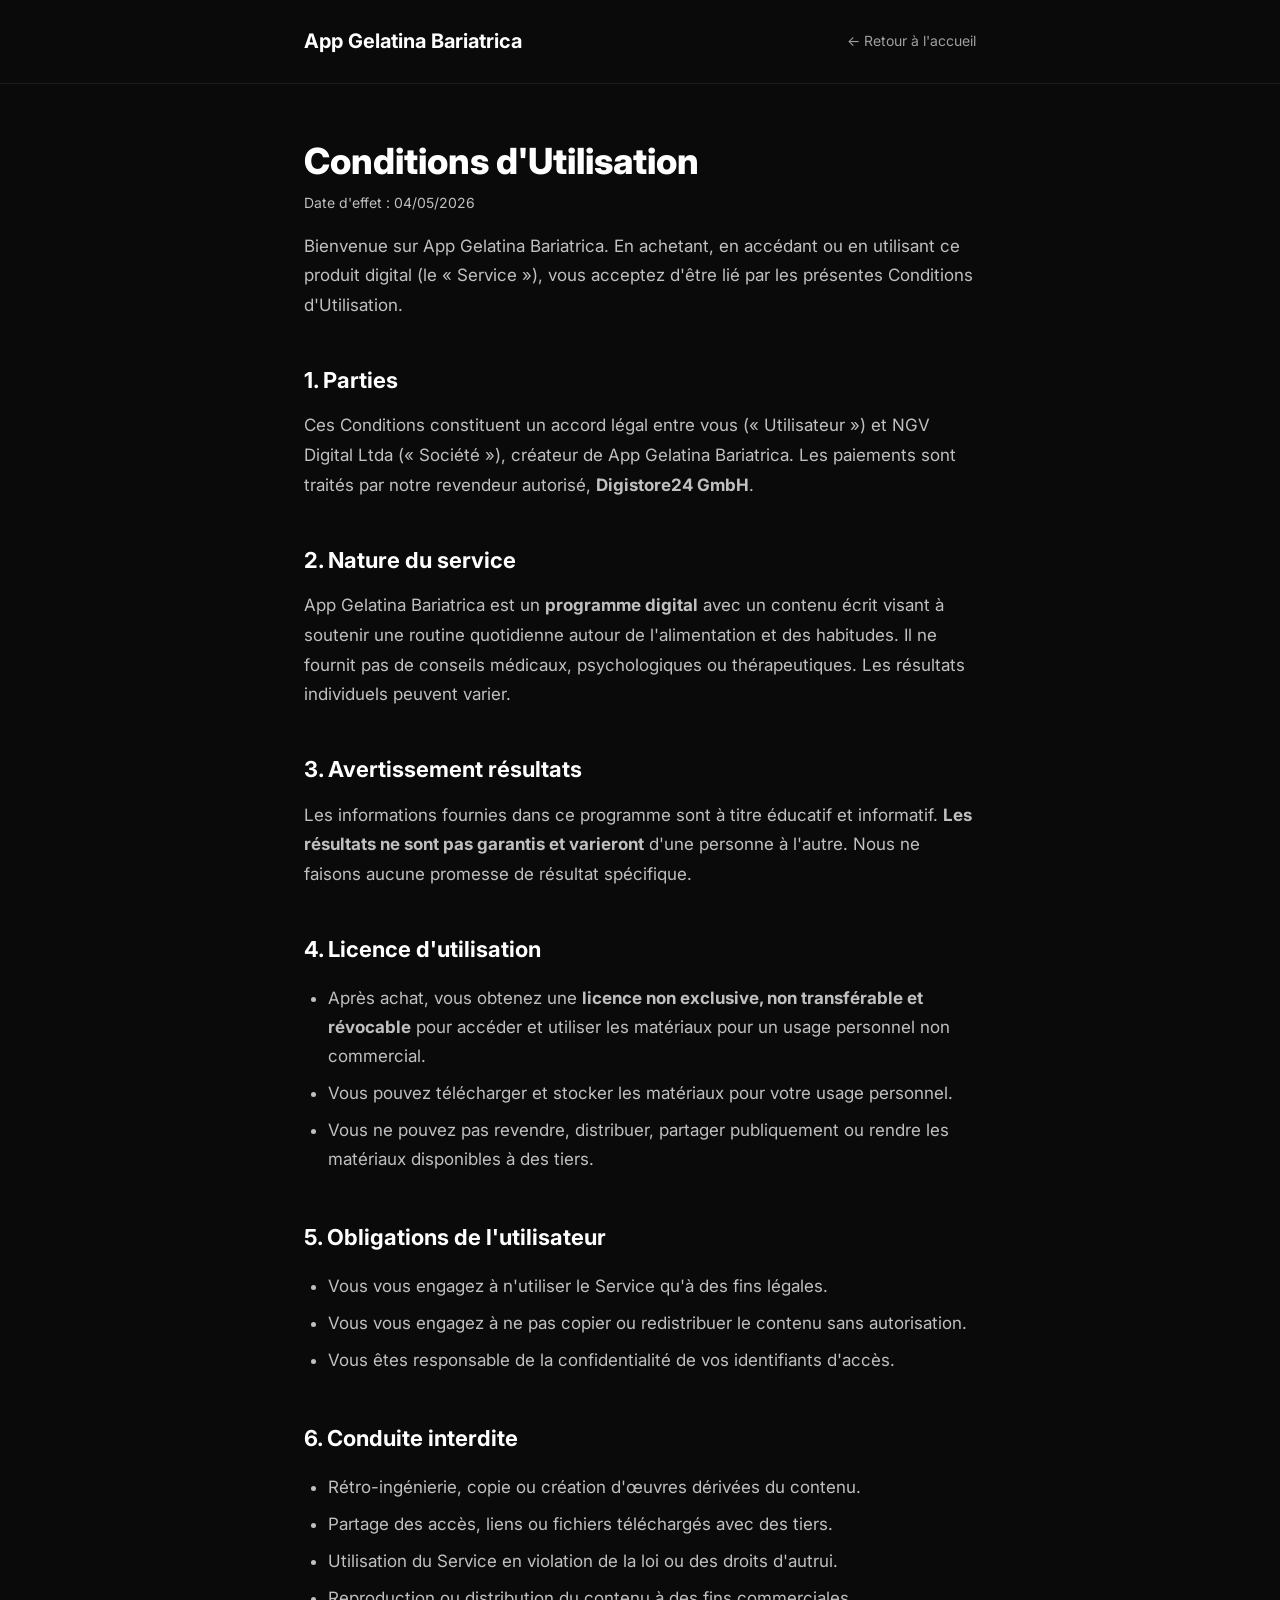
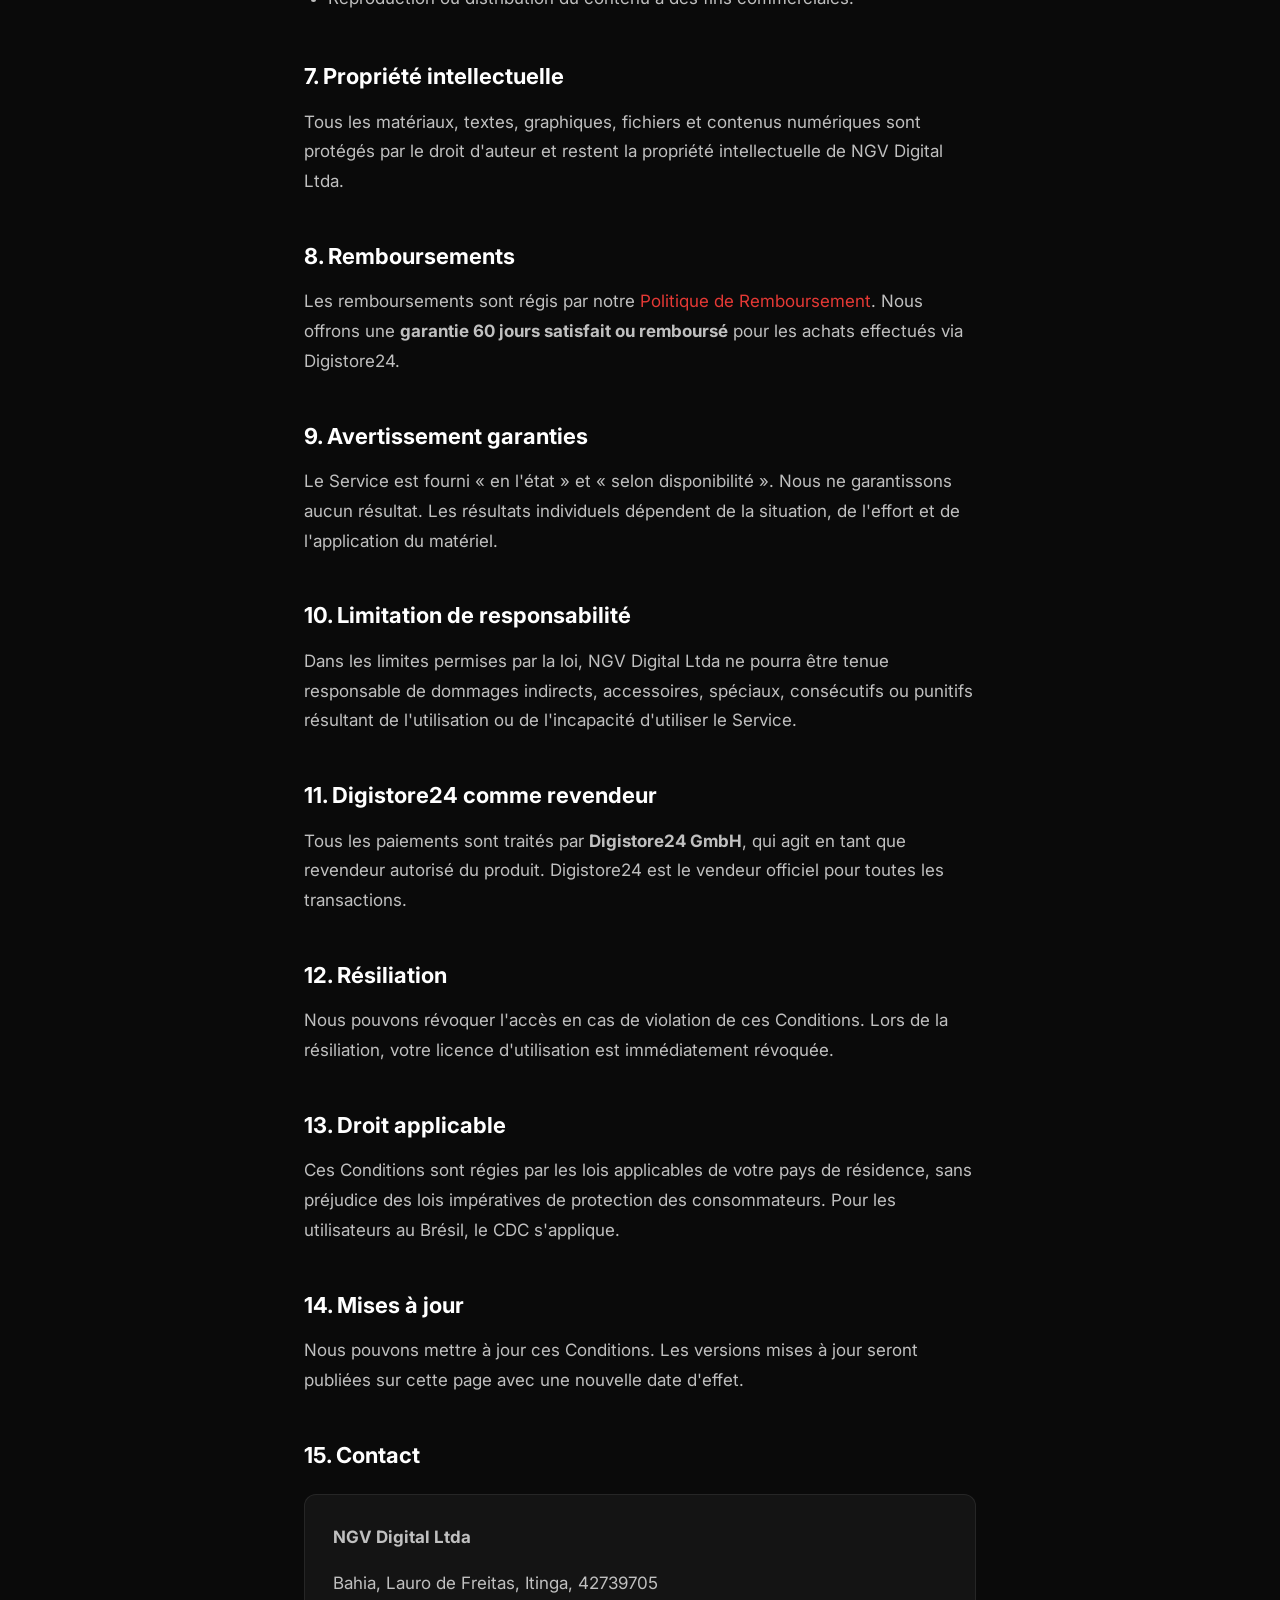
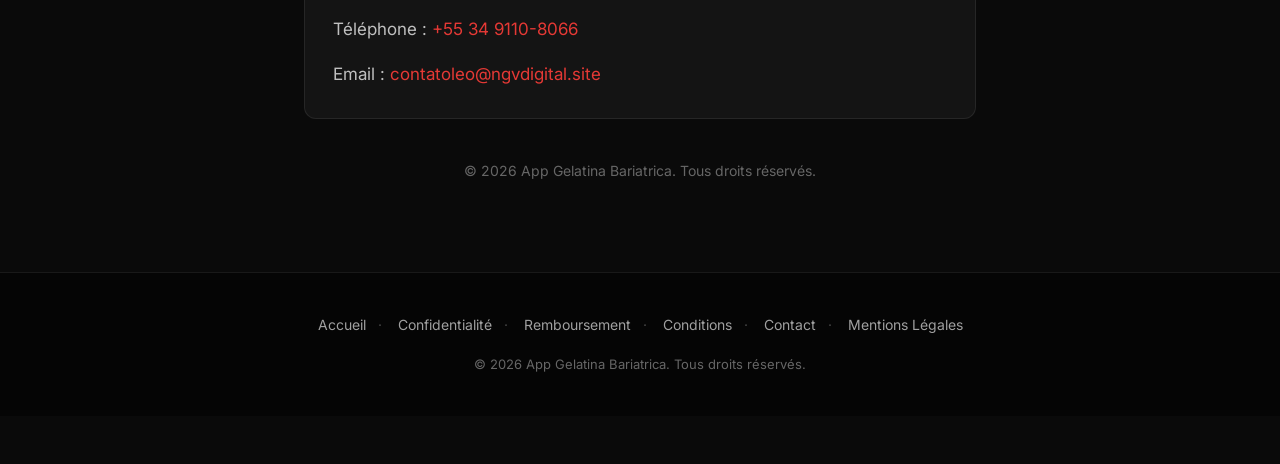
<file: terms-of-use/index.html>
<!DOCTYPE html>
<html lang="fr">
<head>
  <meta charset="UTF-8">
  <meta name="viewport" content="width=device-width, initial-scale=1.0">
  <title>Conditions d'Utilisation - App Gelatina Bariatrica</title>
  <link rel="preconnect" href="https://fonts.googleapis.com">
  <link rel="preconnect" href="https://fonts.gstatic.com" crossorigin>
  <link href="https://fonts.googleapis.com/css2?family=Inter:wght@400;500;600;700;800&display=swap" rel="stylesheet">
  <style>
    *, *::before, *::after { margin: 0; padding: 0; box-sizing: border-box; }
    body { background: #0a0a0a; color: #e0e0e0; font-family: 'Inter', -apple-system, BlinkMacSystemFont, "Segoe UI", Roboto, sans-serif; font-size: 17px; line-height: 1.75; -webkit-font-smoothing: antialiased; }
    a { color: #e53935; text-decoration: none; }
    a:hover { color: #ff5252; }
    .container { max-width: 720px; margin: 0 auto; padding: 0 24px; }
    header { padding: 24px 0; border-bottom: 1px solid rgba(255,255,255,0.08); }
    header .container { display: flex; align-items: center; justify-content: space-between; }
    header .logo { font-size: 20px; font-weight: 700; color: #ffffff; }
    header .back-link { font-size: 14px; color: #a0a0a0; }
    header .back-link:hover { color: #e53935; }
    .page-content { padding: 56px 0 72px; }
    .page-content h1 { font-size: 36px; font-weight: 800; line-height: 1.2; margin-bottom: 8px; color: #ffffff; }
    .effective-date { font-size: 14px; color: #666666; margin-bottom: 32px; }
    .page-content h2 { font-size: 22px; font-weight: 700; margin-top: 40px; margin-bottom: 12px; color: #ffffff; }
    .page-content p { margin-bottom: 16px; color: #c0c0c0; }
    .page-content ul { margin: 12px 0 20px 24px; color: #c0c0c0; }
    .page-content ul li { padding: 4px 0; line-height: 1.7; }
    .card { background: #141414; border: 1px solid rgba(255,255,255,0.08); border-radius: 12px; padding: 28px; margin: 20px 0; }
    .card p:last-child { margin-bottom: 0; }
    footer { background: #050505; border-top: 1px solid rgba(255,255,255,0.08); color: #888; padding: 40px 0; text-align: center; font-size: 14px; }
    footer .footer-links { margin-bottom: 16px; }
    footer .footer-links a { color: #a0a0a0; margin: 0 12px; }
    footer .footer-links a:hover { color: #ffffff; }
    footer .footer-links span { color: #444; }
    footer .copyright { color: #666; font-size: 13px; }
    @media (max-width: 640px) { body { font-size: 16px; } .page-content h1 { font-size: 28px; } .page-content h2 { font-size: 20px; } .page-content { padding: 40px 0 56px; } .container { padding: 0 20px; } }
  </style>
</head>
<body>
  <header>
    <div class="container">
      <span class="logo">App Gelatina Bariatrica</span>
      <a href="/app-gelatina-bariatrique/" class="back-link">&larr; Retour &agrave; l'accueil</a>
    </div>
  </header>
  <div class="page-content">
    <div class="container">
      <h1>Conditions d'Utilisation</h1>
      <p class="effective-date">Date d'effet&nbsp;: 04/05/2026</p>

      <p>Bienvenue sur App Gelatina Bariatrica. En achetant, en acc&eacute;dant ou en utilisant ce produit digital (le &laquo;&nbsp;Service&nbsp;&raquo;), vous acceptez d'&ecirc;tre li&eacute; par les pr&eacute;sentes Conditions d'Utilisation.</p>

      <h2>1. Parties</h2>
      <p>Ces Conditions constituent un accord l&eacute;gal entre vous (&laquo;&nbsp;Utilisateur&nbsp;&raquo;) et NGV Digital Ltda (&laquo;&nbsp;Soci&eacute;t&eacute;&nbsp;&raquo;), cr&eacute;ateur de App Gelatina Bariatrica. Les paiements sont trait&eacute;s par notre revendeur autoris&eacute;, <strong>Digistore24 GmbH</strong>.</p>

      <h2>2. Nature du service</h2>
      <p>App Gelatina Bariatrica est un <strong>programme digital</strong> avec un contenu &eacute;crit visant &agrave; soutenir une routine quotidienne autour de l'alimentation et des habitudes. Il ne fournit pas de conseils m&eacute;dicaux, psychologiques ou th&eacute;rapeutiques. Les r&eacute;sultats individuels peuvent varier.</p>

      <h2>3. Avertissement r&eacute;sultats</h2>
      <p>Les informations fournies dans ce programme sont &agrave; titre &eacute;ducatif et informatif. <strong>Les r&eacute;sultats ne sont pas garantis et varieront</strong> d'une personne &agrave; l'autre. Nous ne faisons aucune promesse de r&eacute;sultat sp&eacute;cifique.</p>

      <h2>4. Licence d'utilisation</h2>
      <ul>
        <li>Apr&egrave;s achat, vous obtenez une <strong>licence non exclusive, non transf&eacute;rable et r&eacute;vocable</strong> pour acc&eacute;der et utiliser les mat&eacute;riaux pour un usage personnel non commercial.</li>
        <li>Vous pouvez t&eacute;l&eacute;charger et stocker les mat&eacute;riaux pour votre usage personnel.</li>
        <li>Vous ne pouvez pas revendre, distribuer, partager publiquement ou rendre les mat&eacute;riaux disponibles &agrave; des tiers.</li>
      </ul>

      <h2>5. Obligations de l'utilisateur</h2>
      <ul>
        <li>Vous vous engagez &agrave; n'utiliser le Service qu'&agrave; des fins l&eacute;gales.</li>
        <li>Vous vous engagez &agrave; ne pas copier ou redistribuer le contenu sans autorisation.</li>
        <li>Vous &ecirc;tes responsable de la confidentialit&eacute; de vos identifiants d'acc&egrave;s.</li>
      </ul>

      <h2>6. Conduite interdite</h2>
      <ul>
        <li>R&eacute;tro-ing&eacute;nierie, copie ou cr&eacute;ation d'&oelig;uvres d&eacute;riv&eacute;es du contenu.</li>
        <li>Partage des acc&egrave;s, liens ou fichiers t&eacute;l&eacute;charg&eacute;s avec des tiers.</li>
        <li>Utilisation du Service en violation de la loi ou des droits d'autrui.</li>
        <li>Reproduction ou distribution du contenu &agrave; des fins commerciales.</li>
      </ul>

      <h2>7. Propri&eacute;t&eacute; intellectuelle</h2>
      <p>Tous les mat&eacute;riaux, textes, graphiques, fichiers et contenus num&eacute;riques sont prot&eacute;g&eacute;s par le droit d'auteur et restent la propri&eacute;t&eacute; intellectuelle de NGV Digital Ltda.</p>

      <h2>8. Remboursements</h2>
      <p>Les remboursements sont r&eacute;gis par notre <a href="/refund-policy/">Politique de Remboursement</a>. Nous offrons une <strong>garantie 60 jours satisfait ou rembours&eacute;</strong> pour les achats effectu&eacute;s via Digistore24.</p>

      <h2>9. Avertissement garanties</h2>
      <p>Le Service est fourni &laquo;&nbsp;en l'&eacute;tat&nbsp;&raquo; et &laquo;&nbsp;selon disponibilit&eacute;&nbsp;&raquo;. Nous ne garantissons aucun r&eacute;sultat. Les r&eacute;sultats individuels d&eacute;pendent de la situation, de l'effort et de l'application du mat&eacute;riel.</p>

      <h2>10. Limitation de responsabilit&eacute;</h2>
      <p>Dans les limites permises par la loi, NGV Digital Ltda ne pourra &ecirc;tre tenue responsable de dommages indirects, accessoires, sp&eacute;ciaux, cons&eacute;cutifs ou punitifs r&eacute;sultant de l'utilisation ou de l'incapacit&eacute; d'utiliser le Service.</p>

      <h2>11. Digistore24 comme revendeur</h2>
      <p>Tous les paiements sont trait&eacute;s par <strong>Digistore24 GmbH</strong>, qui agit en tant que revendeur autoris&eacute; du produit. Digistore24 est le vendeur officiel pour toutes les transactions.</p>

      <h2>12. R&eacute;siliation</h2>
      <p>Nous pouvons r&eacute;voquer l'acc&egrave;s en cas de violation de ces Conditions. Lors de la r&eacute;siliation, votre licence d'utilisation est imm&eacute;diatement r&eacute;voqu&eacute;e.</p>

      <h2>13. Droit applicable</h2>
      <p>Ces Conditions sont r&eacute;gies par les lois applicables de votre pays de r&eacute;sidence, sans pr&eacute;judice des lois imp&eacute;ratives de protection des consommateurs. Pour les utilisateurs au Br&eacute;sil, le CDC s'applique.</p>

      <h2>14. Mises &agrave; jour</h2>
      <p>Nous pouvons mettre &agrave; jour ces Conditions. Les versions mises &agrave; jour seront publi&eacute;es sur cette page avec une nouvelle date d'effet.</p>

      <h2>15. Contact</h2>
      <div class="card">
        <p><strong>NGV Digital Ltda</strong></p>
        <p>Bahia, Lauro de Freitas, Itinga, 42739705</p>
        <p>T&eacute;l&eacute;phone&nbsp;: <a href="tel:+5534911080066">+55 34 9110-8066</a></p>
        <p>Email&nbsp;: <a href="mailto:contatoleo@ngvdigital.site">contatoleo@ngvdigital.site</a></p>
      </div>

      <p style="text-align: center; color: #666; margin-top: 40px; font-size: 14px;">&copy; 2026 App Gelatina Bariatrica. Tous droits r&eacute;serv&eacute;s.</p>
    </div>
  </div>
  <footer>
    <div class="container">
      <div class="footer-links">
        <a href="/app-gelatina-bariatrique/">Accueil</a><span>&middot;</span>
        <a href="/privacy-policy/">Confidentialit&eacute;</a><span>&middot;</span>
        <a href="/refund-policy/">Remboursement</a><span>&middot;</span>
        <a href="/terms-of-use/">Conditions</a><span>&middot;</span>
        <a href="/contact/">Contact</a><span>&middot;</span>
        <a href="/imprint/">Mentions L&eacute;gales</a>
      </div>
      <p class="copyright">&copy; 2026 App Gelatina Bariatrica. Tous droits r&eacute;serv&eacute;s.</p>
    </div>
  </footer>
<div style="text-align: center; padding: 24px 0;">
  <script type="text/javascript" src="https://www.digistore24.com/trusted-badge/44515/IsTMGRlnqYpnh4k/salespage"></script>
</div>
</body>
</html>
</file>
